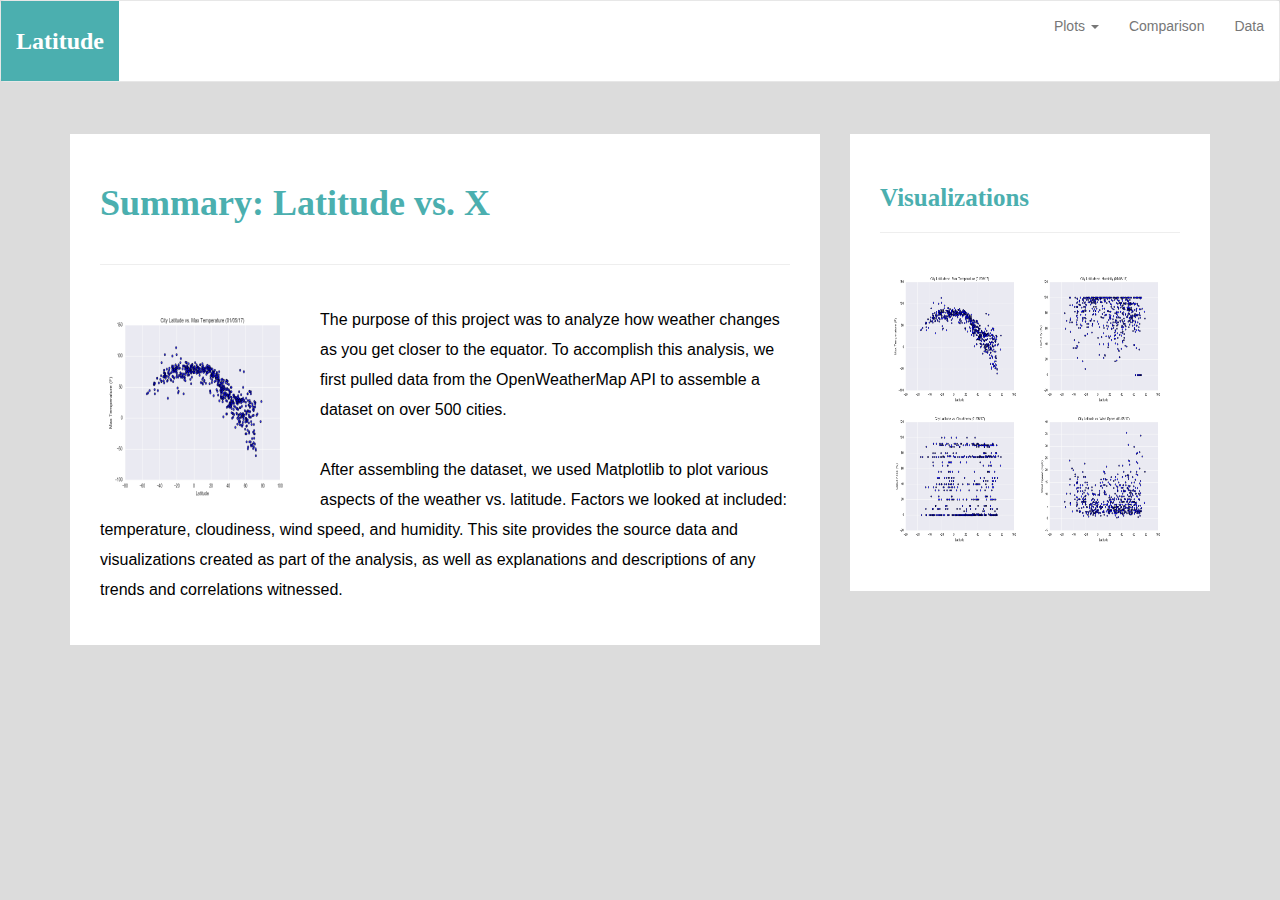
<file: WebVisualization/index.html>
<!DOCTYPE html>

<!--PAINFUL PAGE DESCRIPTION ASSIGNMENT-->
<html lang="en-us">


<head>

  <!--BOILERPLATE INSTRUCTIONS TO BROWSER-->
  <meta charset="UTF-8">
  <meta name="viewport" content="width=device-width, initial-scale=1.0">
  <meta http-equiv="X-UA-Compatible" content="ie=edge">

  <!--BOOTSTRAP 3.3.7 DISTRIBUTION SYTLESHEET PER DART-->
  <link rel="stylesheet" href="assets/bootstrap-3.3.7-dist/css/bootstrap.min.css", media="screen">

  <!--GW STYLESHEET-->
  <link rel="stylesheet" href="assets/gw/css/gw.css">

</head>


<body>
    <!--NAVBAR-->
    <nav class="navbar navbar-default">
      <div class="container-fluid navbar-gw">

        <!--NAVBAR ROW-->
        <div class="row">

          <!--LHS-->
          <div class="navbar-header">

            <button type="button" class="navbar-toggle collapsed" data-toggle="collapse" data-target="#bs-example-navbar-collapse-1" aria-expanded="false">
              <span class="sr-only">Toggle Navigation</span>
              <span class="icon-bar"></span>
              <span class="icon-bar"></span>
              <span class="icon-bar"></span>
            </button>


            <div class="col-xs-9 phone-nav">
              <a class="navbar-brand" href="index.html" id="home-button">Latitude</a>
            </div>

          </div>
          <!--LHS-->

          <!--RHS-->
          <div class="collapse navbar-collapse" id="bs-example-navbar-collapse-1">
            <ul class="nav navbar-nav navbar-right navbar-gw">

              <!--RHS #1-->
              <li class="dropdown">
                <a href="#" class="dropdown-toggle" data-toggle="dropdown" role="button" aria-haspopup="true" aria-expanded="false">Plots <span class="caret"></span></a>
                <ul class="dropdown-menu">
                 <li><a href="visualizations/temp.html">Max Temperature</a></li>
                  <li><a href="visualizations/humidity.html">Humidity</a></li>
                  <li><a href="visualizations/cloudiness.html">Cloudiness</a></li>
                  <li><a href="visualizations/wind.html">Wind Speed</a></li>
                </ul>
              </li>
              <!--RHS #1-->

              <!--RHS #2, #3-->
              <li><a href="comparison.html">Comparison</a></li>
              <li><a href="data.html">Data</a></li>
              <!--RHS #2, #3-->

            </ul>
          </div>
          <!--RHS-->

        </div>
        <!--NAVBAR ROW-->

      </div>
    </nav>
    <!--NAVBAR-->

    <!--PAGE-->
    <div class="container">
      <section class="row">

        <!--LHS-->
        <div class="col-md-8">
          <article class="title-content">
            <h1 class="title-header">Summary: Latitude vs. X</h1>
            <hr class="description-hr"/>
            <img src="assets/images/Fig1.png" alt="Latitute vs. Max Temp" id="title-image"/>
            <p>The purpose of this project was to analyze how weather changes as you get closer to the equator. To accomplish this analysis, we first pulled data from the OpenWeatherMap API to assemble a dataset on over 500 cities.</p>
            <p>After assembling the dataset, we used Matplotlib to plot various aspects of the weather vs. latitude. Factors we looked at included: temperature, cloudiness, wind speed, and humidity. This site provides the source data and visualizations created as part of the analysis, as well as explanations and descriptions of any trends and correlations witnessed.</p>
          </article>
        </div>
        <!--LHS-->

        <!--RHS-->
        <div class="col-md-4">
          <section id="imageNav-area">
            <div class="imageNav-content">
              <h2 class="imageNav-header">Visualizations</h2>
              <hr />
              <div id="images">
                <a href="visualizations/temp.html"><img src="assets/images/Fig1.png" alt="Latitude vs. Max Temperature" class="imageNav-photo"></a>
                <a href="visualizations/humidity.html"><img src="assets/images/Fig2.png" alt="Latitude vs. Humidity" class="imageNav-photo"></a>
                <a href="visualizations/cloudiness.html"><img src="assets/images/Fig3.png" alt="Latitude vs. Cloudiness" class="imageNav-photo"></a>
                <a href="visualizations/wind.html"><img src="assets/images/Fig4.png" alt="Latitude vs. Wind Speed" class="imageNav-photo"></a>
              </div>
            </div>
          </section>
        </div>
        <!--RHS-->

      </section>
    </div>
    <!--PAGE-->

    <script type="text/javascript" src="https://code.jquery.com/jquery-2.1.4.min.js"></script>
    <script src="https://maxcdn.bootstrapcdn.com/bootstrap/3.3.6/js/bootstrap.min.js"></script>

</body>

</html>
</file>
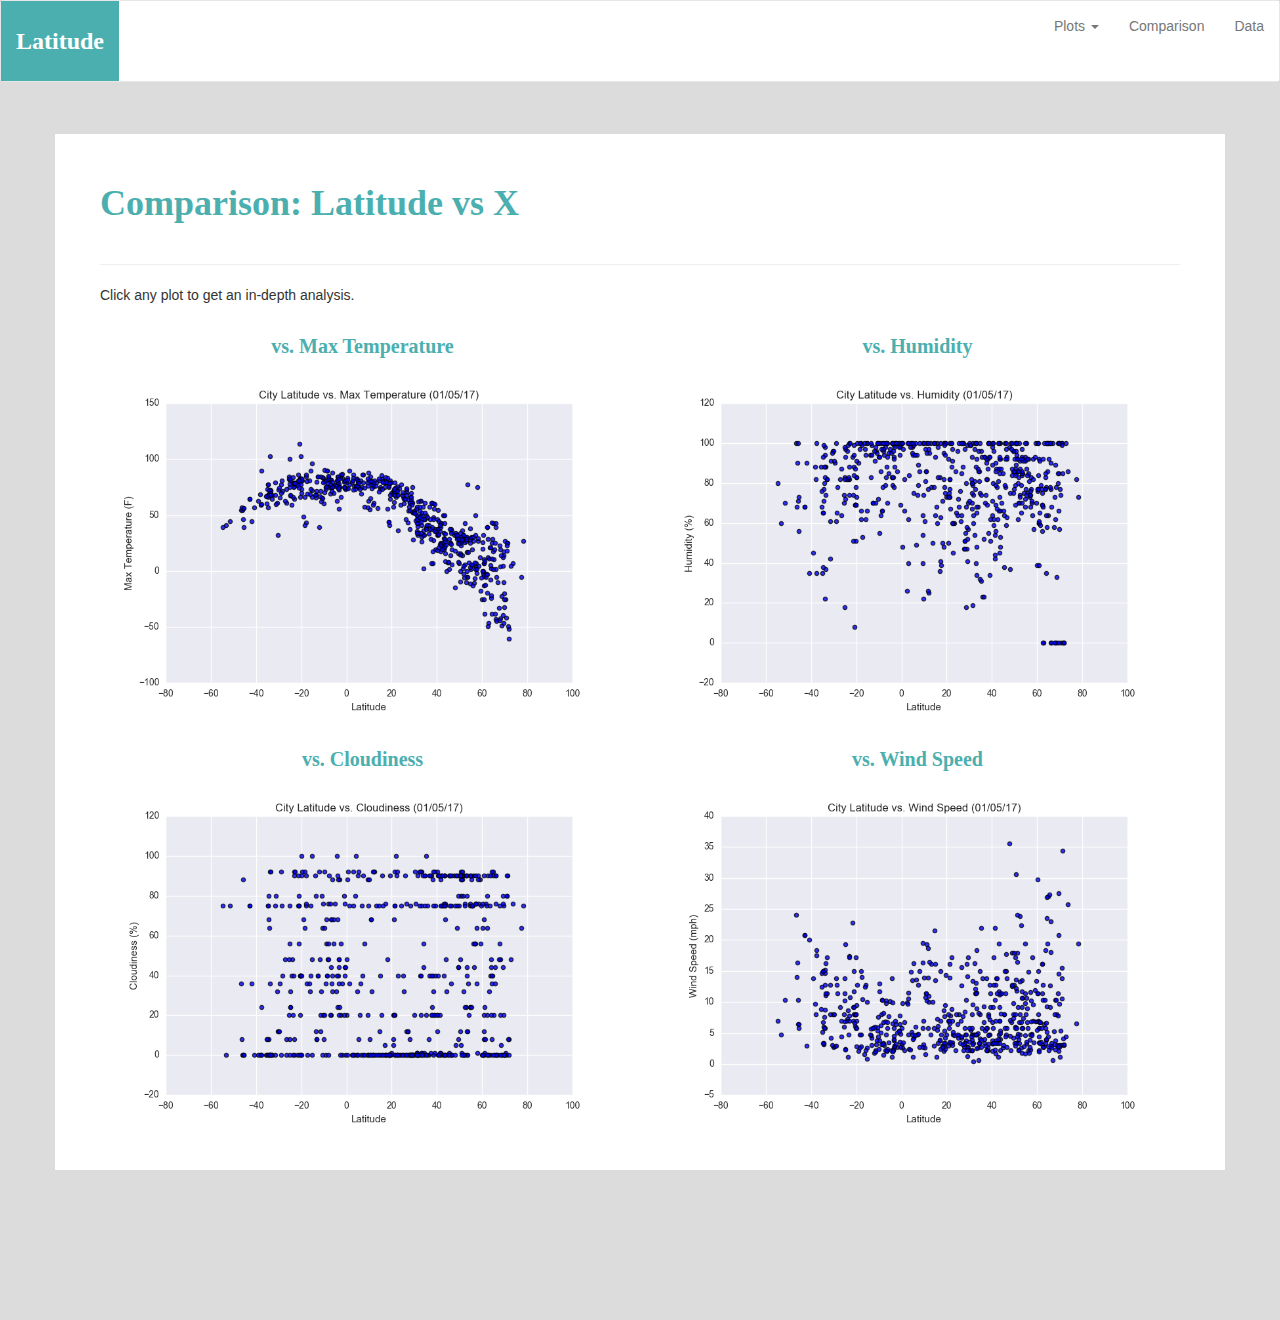
<file: WebVisualization/comparison.html>
<!DOCTYPE html>

<!--PAINFUL PAGE DESCRIPTION ASSIGNMENT-->
<html lang="en-us">


<head>

  <!--BOILERPLATE INSTRUCTIONS TO BROWSER-->
  <meta charset="UTF-8">
  <meta name="viewport" content="width=device-width, initial-scale=1.0">
  <meta http-equiv="X-UA-Compatible" content="ie=edge">

  <!--BOOTSTRAP 3.3.7 DISTRIBUTION SYTLESHEET PER DART-->
  <link rel="stylesheet" href="assets/bootstrap-3.3.7-dist/css/bootstrap.min.css", media="screen">

  <!--GW STYLESHEET-->
  <link rel="stylesheet" href="assets/gw/css/gw.css">

</head>

  <body>
    <!--NAVBAR-->
    <nav class="navbar navbar-default">
      <div class="container-fluid navbar-gw">

        <!--NAVBAR ROW-->
        <div class="row">

          <!--LHS-->
          <div class="navbar-header">

            <button type="button" class="navbar-toggle collapsed" data-toggle="collapse" data-target="#bs-example-navbar-collapse-1" aria-expanded="false">
              <span class="sr-only">Toggle Navigation</span>
              <span class="icon-bar"></span>
              <span class="icon-bar"></span>
              <span class="icon-bar"></span>
            </button>


            <div class="col-xs-9 phone-nav">
              <a class="navbar-brand" href="index.html" id="home-button">Latitude</a>
            </div>

          </div>
          <!--LHS-->

          <!--RHS-->
          <div class="collapse navbar-collapse" id="bs-example-navbar-collapse-1">
            <ul class="nav navbar-nav navbar-right navbar-gw
            ">

              <!--RHS #1-->
              <li class="dropdown">
                <a href="#" class="dropdown-toggle" data-toggle="dropdown" role="button" aria-haspopup="true" aria-expanded="false">Plots <span class="caret"></span></a>
                <ul class="dropdown-menu">
                 <li><a href="visualizations/temp.html">Max Temperature</a></li>
                  <li><a href="visualizations/humidity.html">Humidity</a></li>
                  <li><a href="visualizations/cloudiness.html">Cloudiness</a></li>
                  <li><a href="visualizations/wind.html">Wind Speed</a></li>
                </ul>
              </li>
              <!--RHS #1-->

              <!--RHS #2, #3-->
              <li><a href="comparison.html">Comparison</a></li>
              <li><a href="data.html">Data</a></li>
              <!--RHS #2, #3-->

            </ul>
          </div>
          <!--RHS-->

        </div>
        <!--NAVBAR ROW-->

      </div>
    </nav>
    <!--NAVBAR-->


    <!--PAGE-->
    <div class="container">

      <article class="title-content row">
        <div class="col-xs-12">
          <h1 class="title-header">Comparison: Latitude vs X</h1>
          <hr class="title-hr"/>
          <p class="title-text">Click any plot to get an in-depth analysis.</p>
        </div>

        <div class="col-md-6">
          <h2 class="comparison-header">vs. Max Temperature</h2>
          <a href="visualizations/temp.html"><img src="assets/images/Fig1.png" alt="Latitude vs. Max Temperature" class="comparison-image img-responsive"></a>
          <hr class="visible-xs visible-sm">
        </div>

        <div class="col-md-6">
          <h2 class="comparison-header">vs. Humidity</h2>
          <a href="visualizations/humidity.html"><img src="assets/images/Fig2.png" alt="Latitude vs. Humidity" class="comparison-image img-responsive"></a>
          <hr class="visible-xs visible-sm">
        </div>

        <div class="col-md-6">
          <h2 class="comparison-header">vs. Cloudiness</h2>
          <a href="visualizations/cloudiness.html"><img src="assets/images/Fig3.png" alt="Latitude vs. Cloudiness" class="comparison-image img-responsive"></a>
          <hr class="visible-xs visible-sm">
        </div>

        <div class="col-md-6">
          <h2 class="comparison-header">vs. Wind Speed</h2>
          <a href="visualizations/wind.html"><img src="assets/images/Fig4.png" alt="Latitude vs. Wind Speed" class="comparison-image img-responsive"></a>
        </div>

      </article>
    </div>
    <!--PAGE-->

    <script type="text/javascript" src="https://code.jquery.com/jquery-2.1.4.min.js"></script>
    <script src="https://maxcdn.bootstrapcdn.com/bootstrap/3.3.6/js/bootstrap.min.js"></script>

  </body>


</html>
</file>
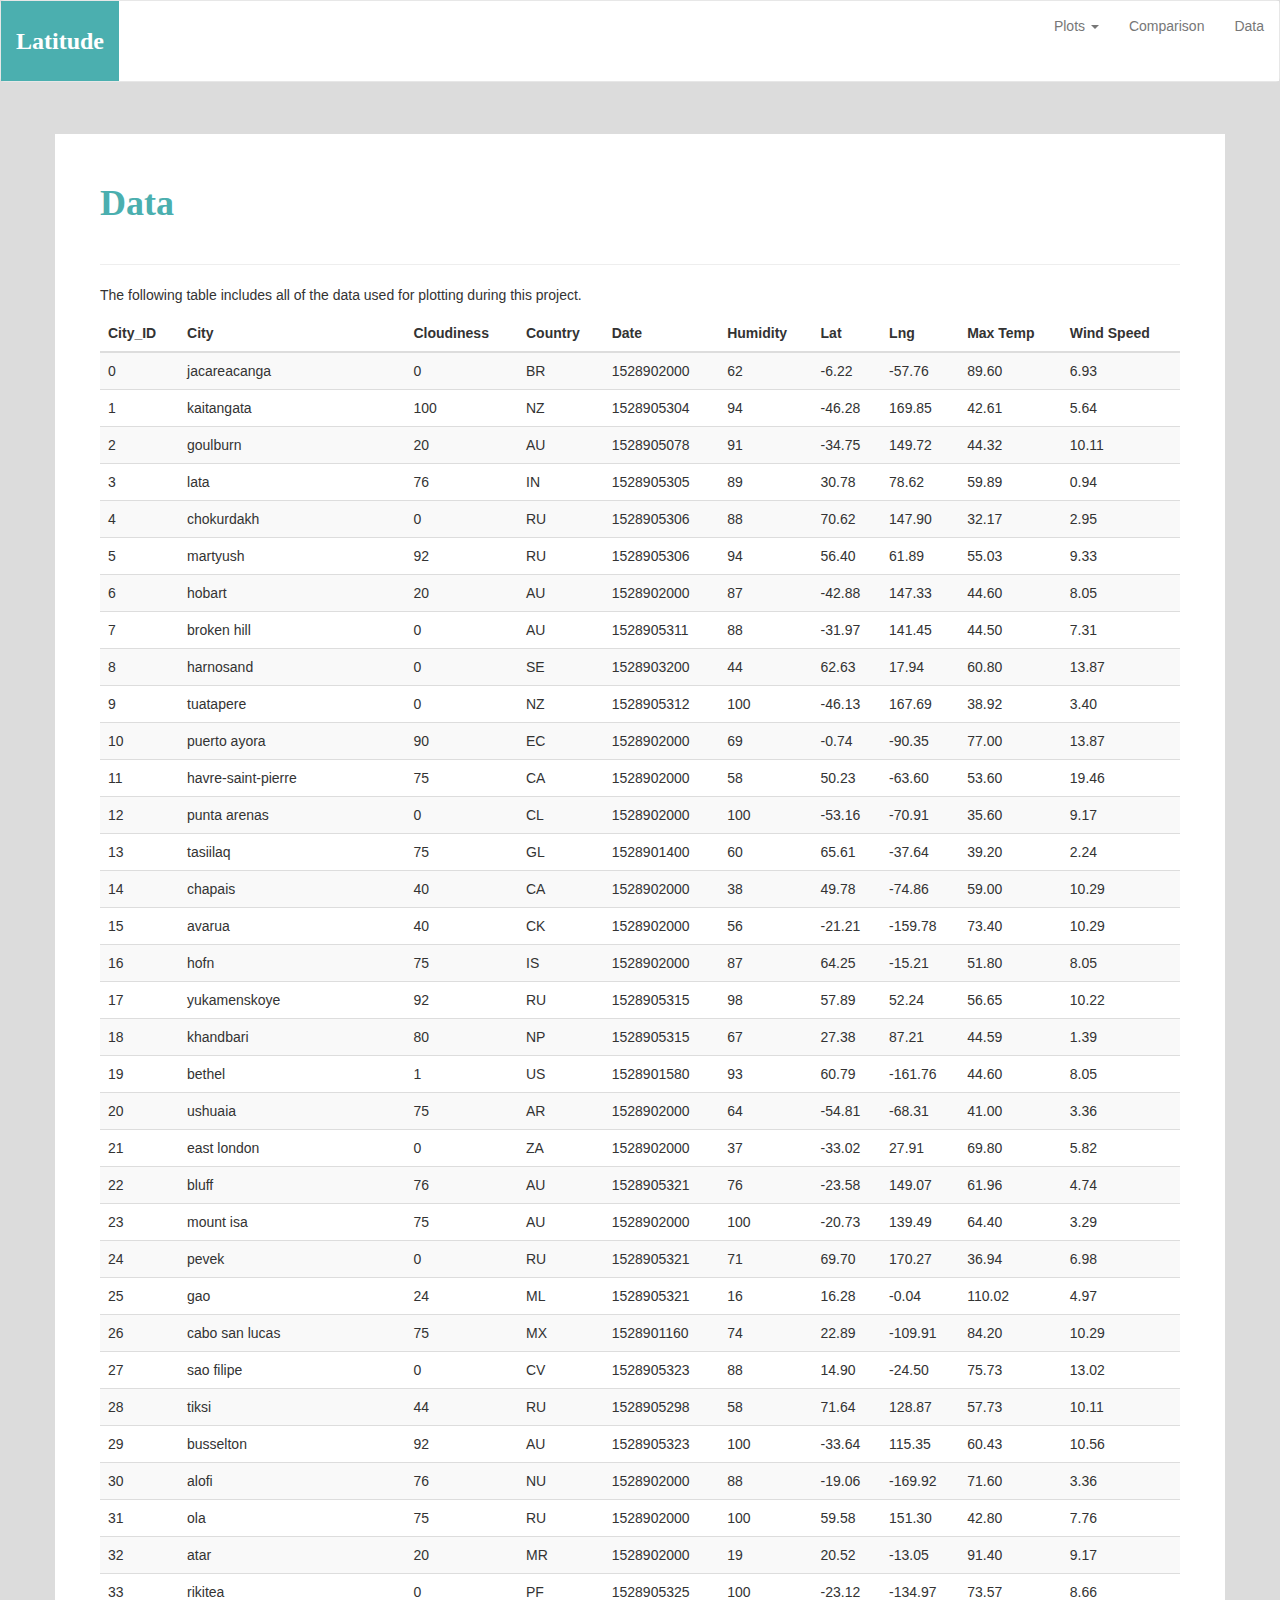
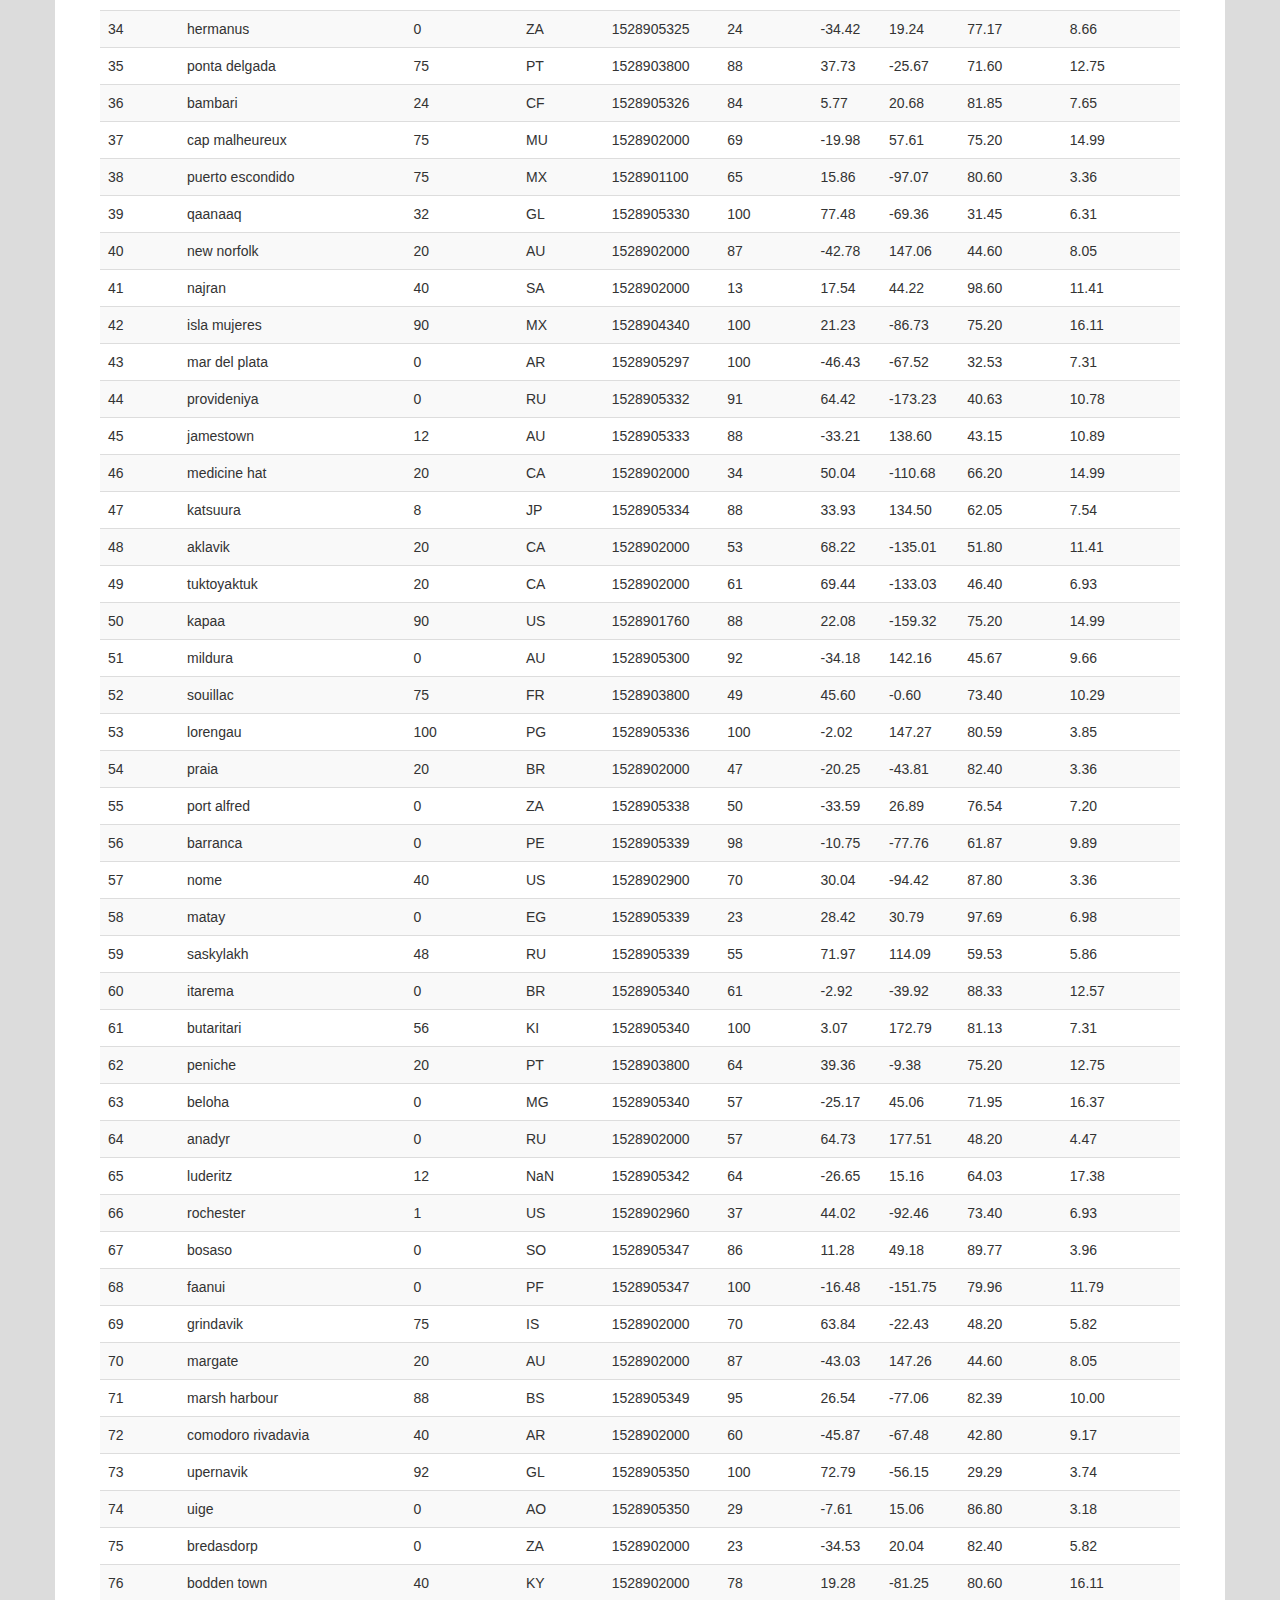
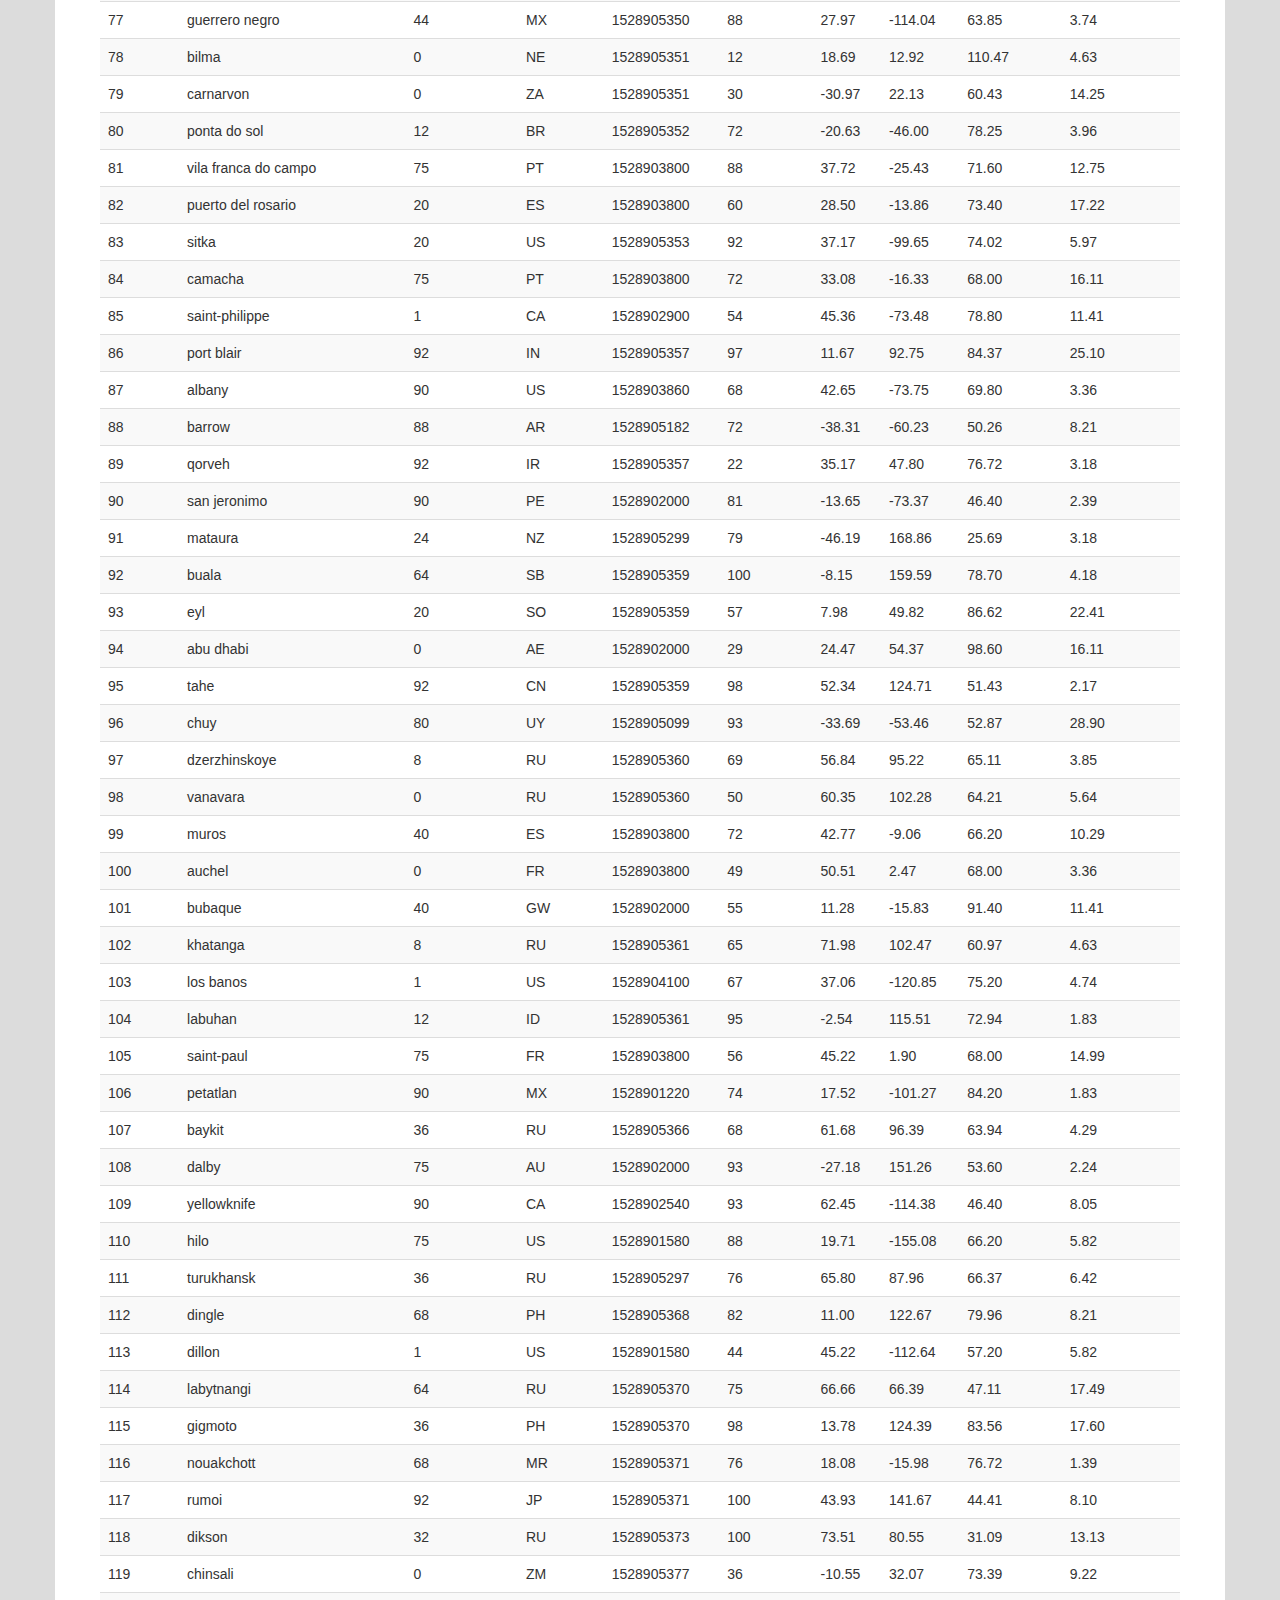
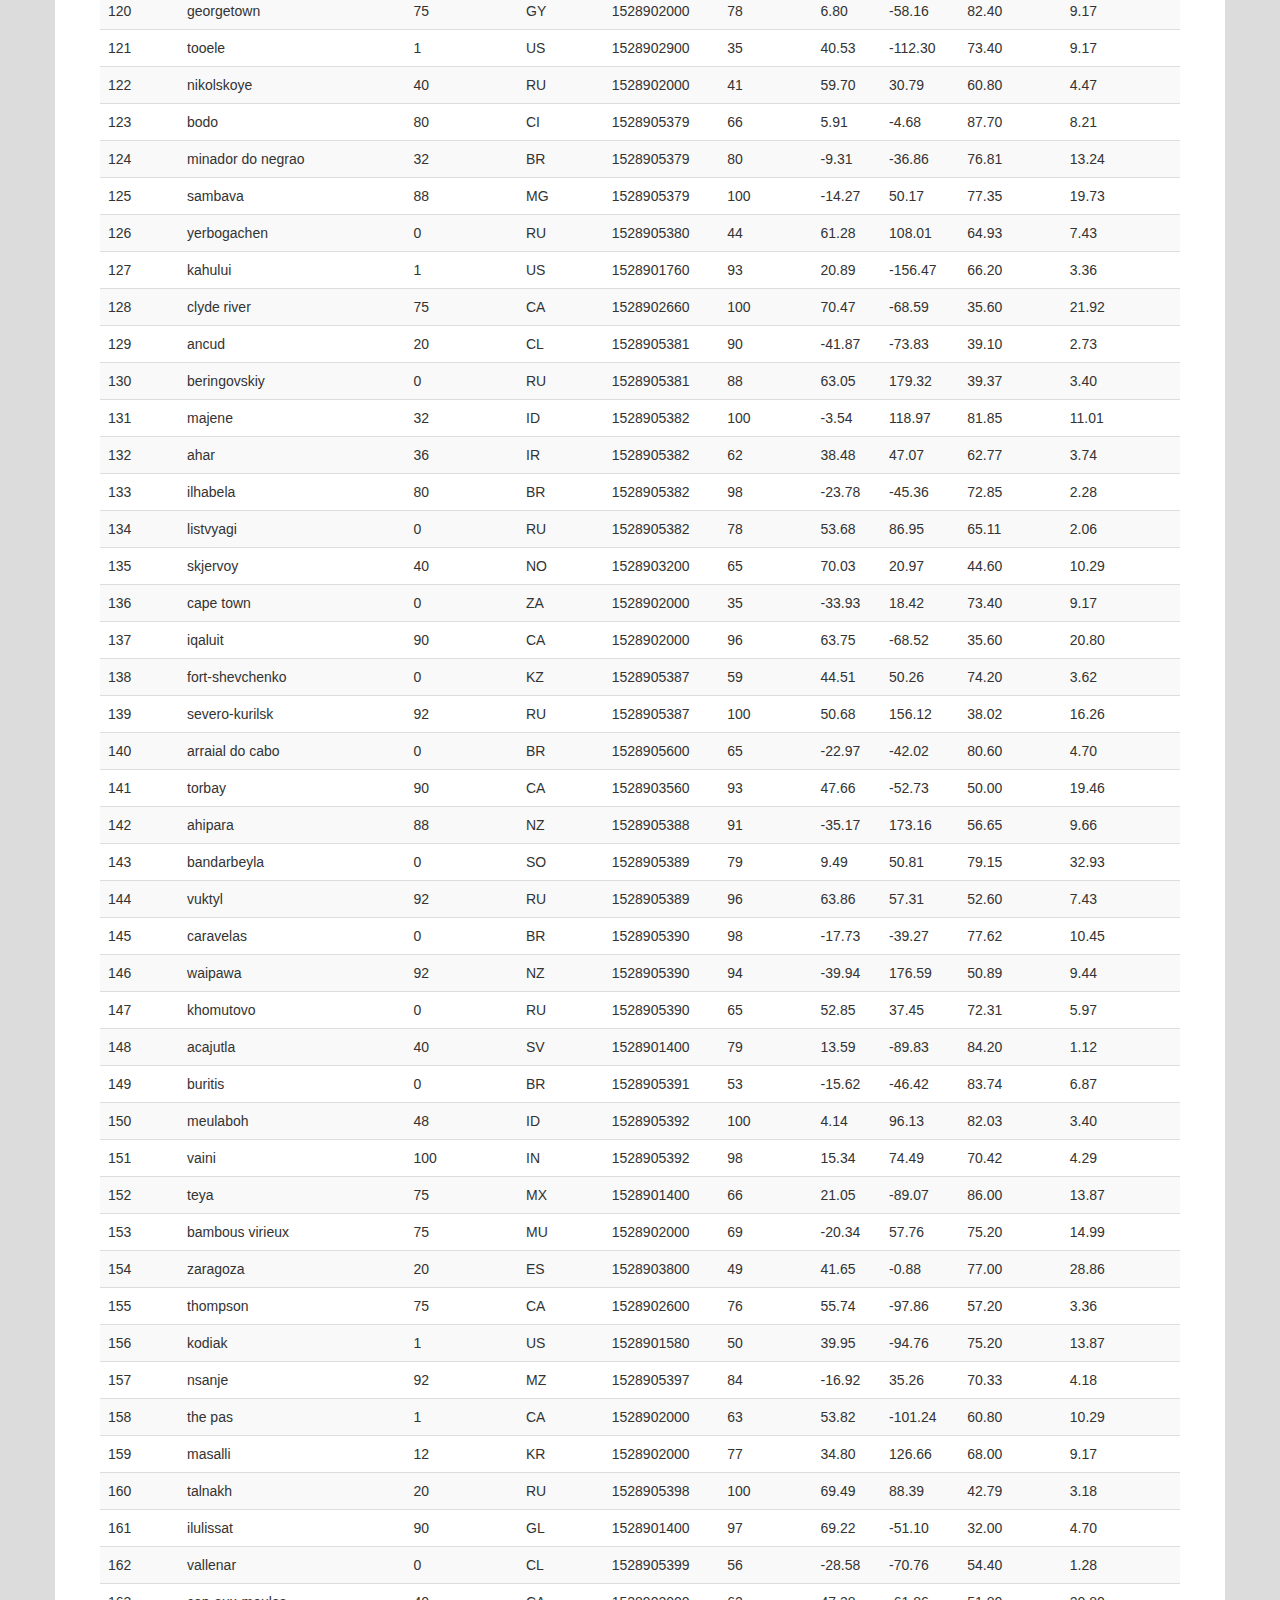
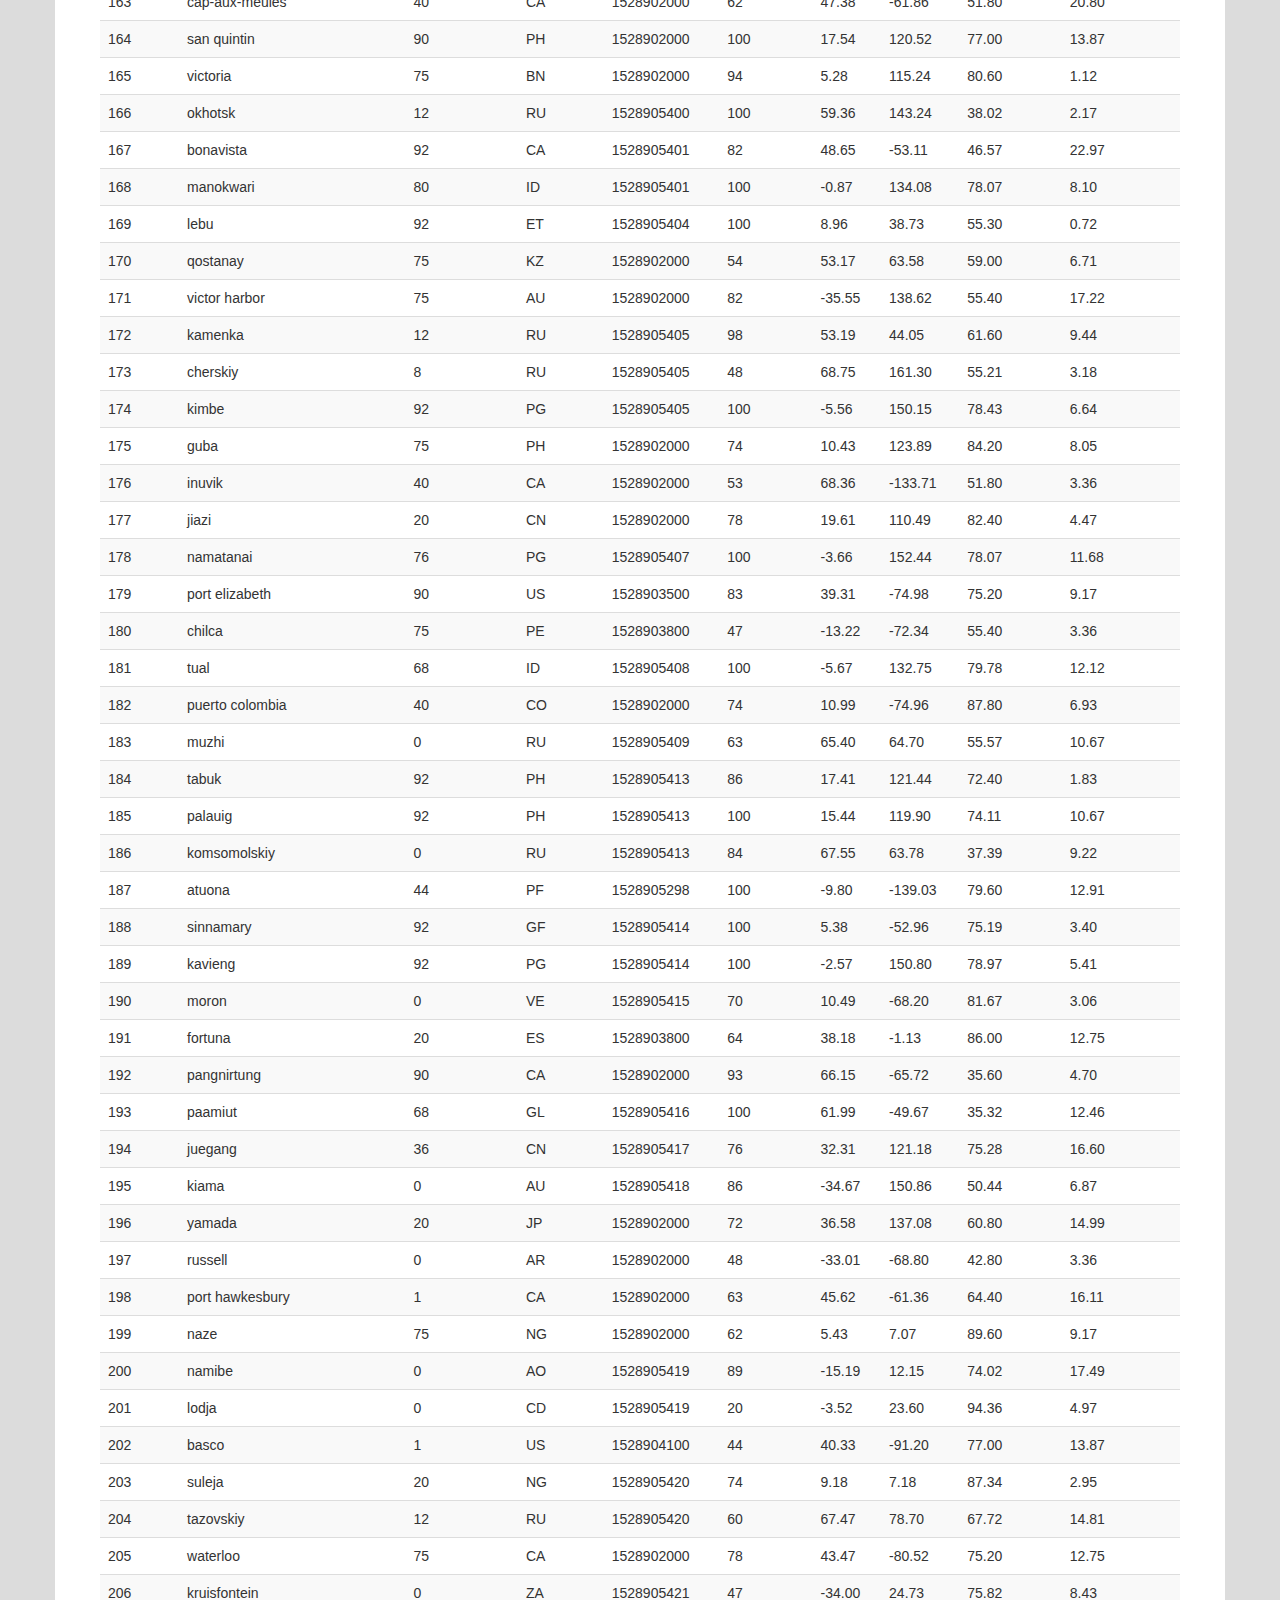
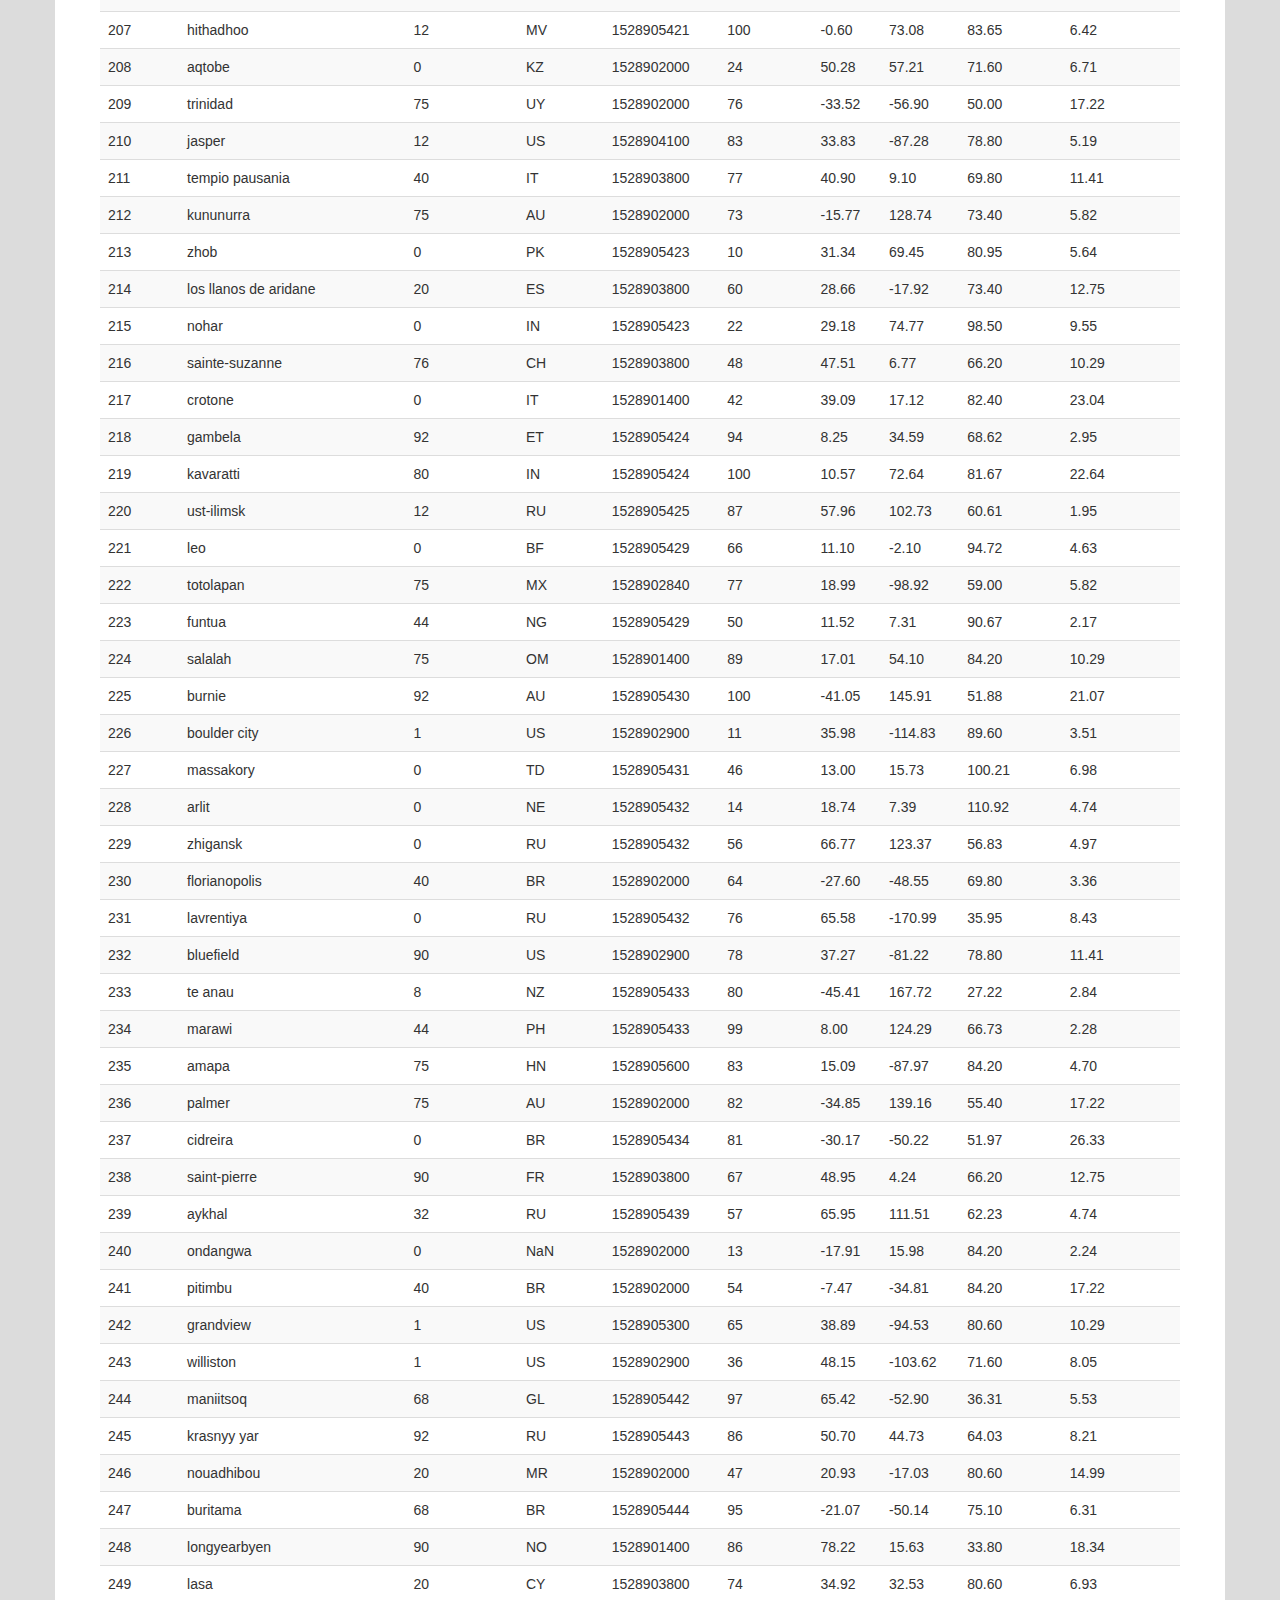
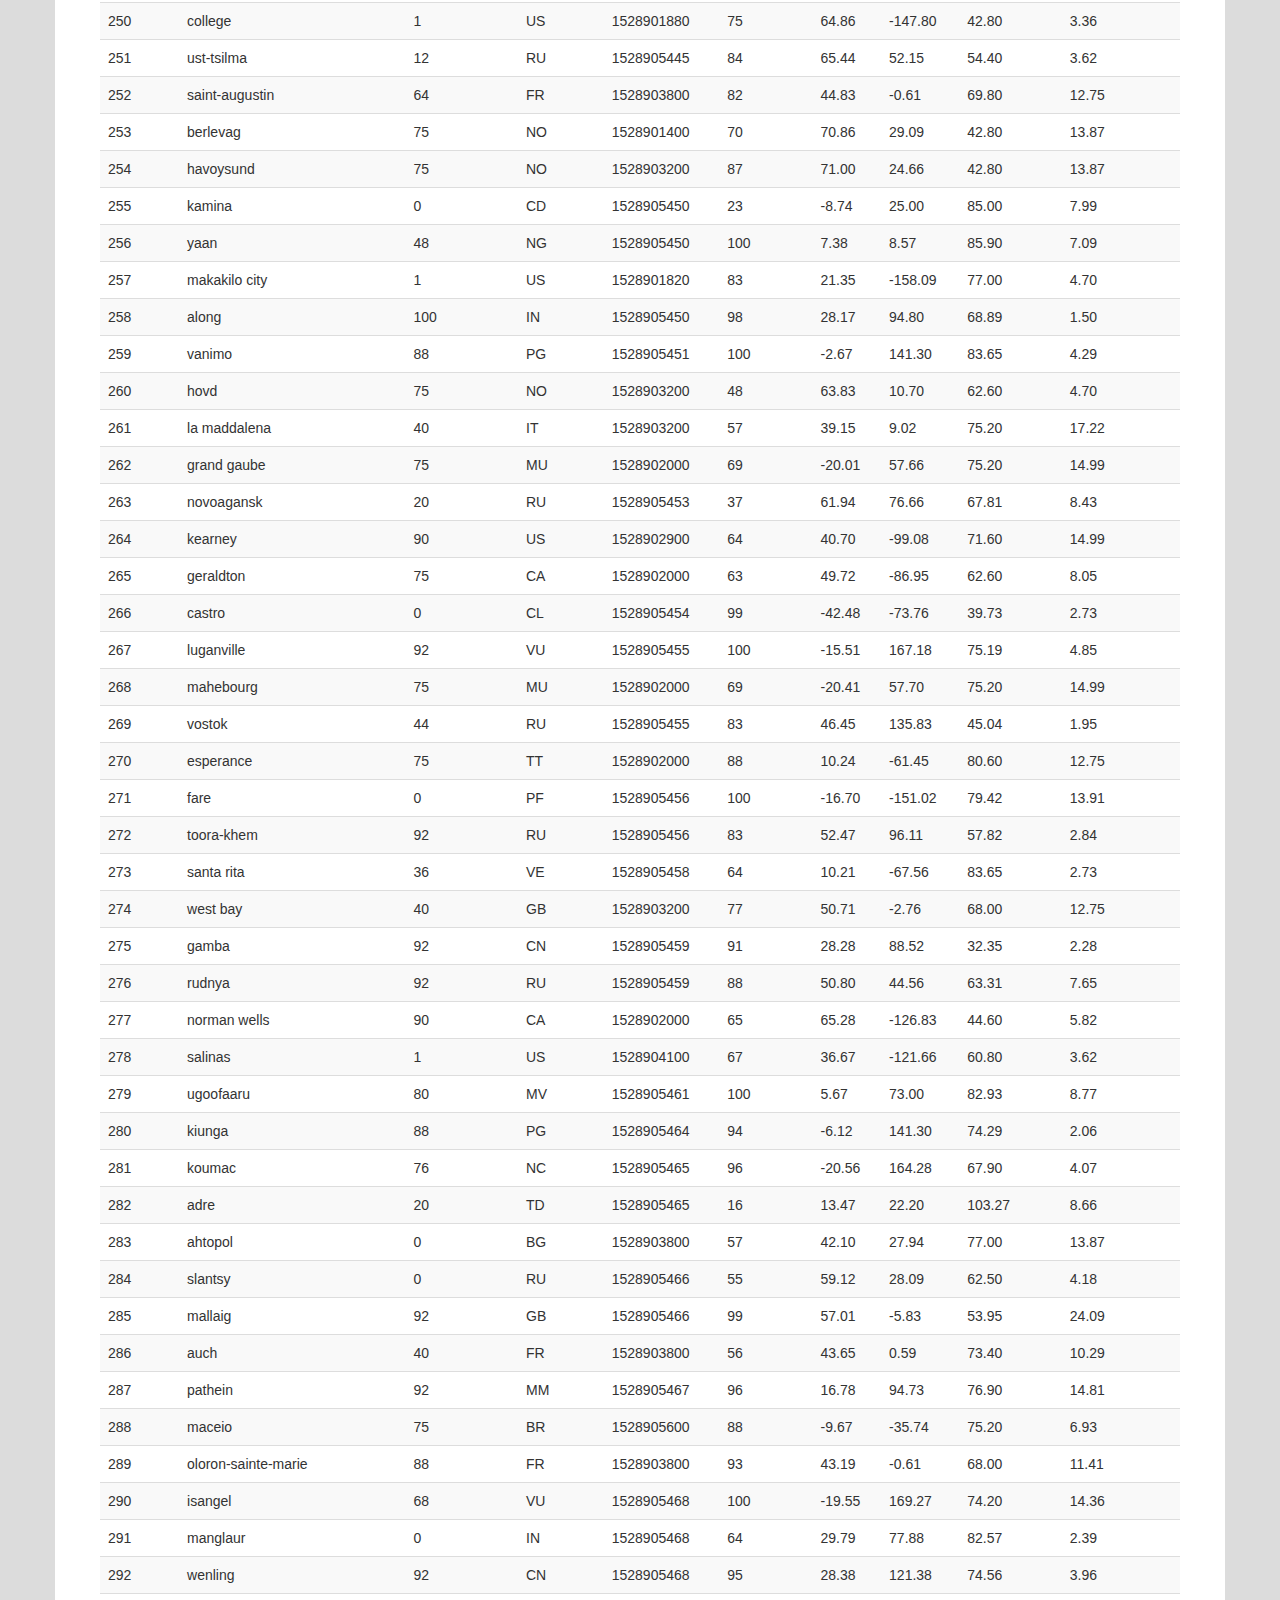
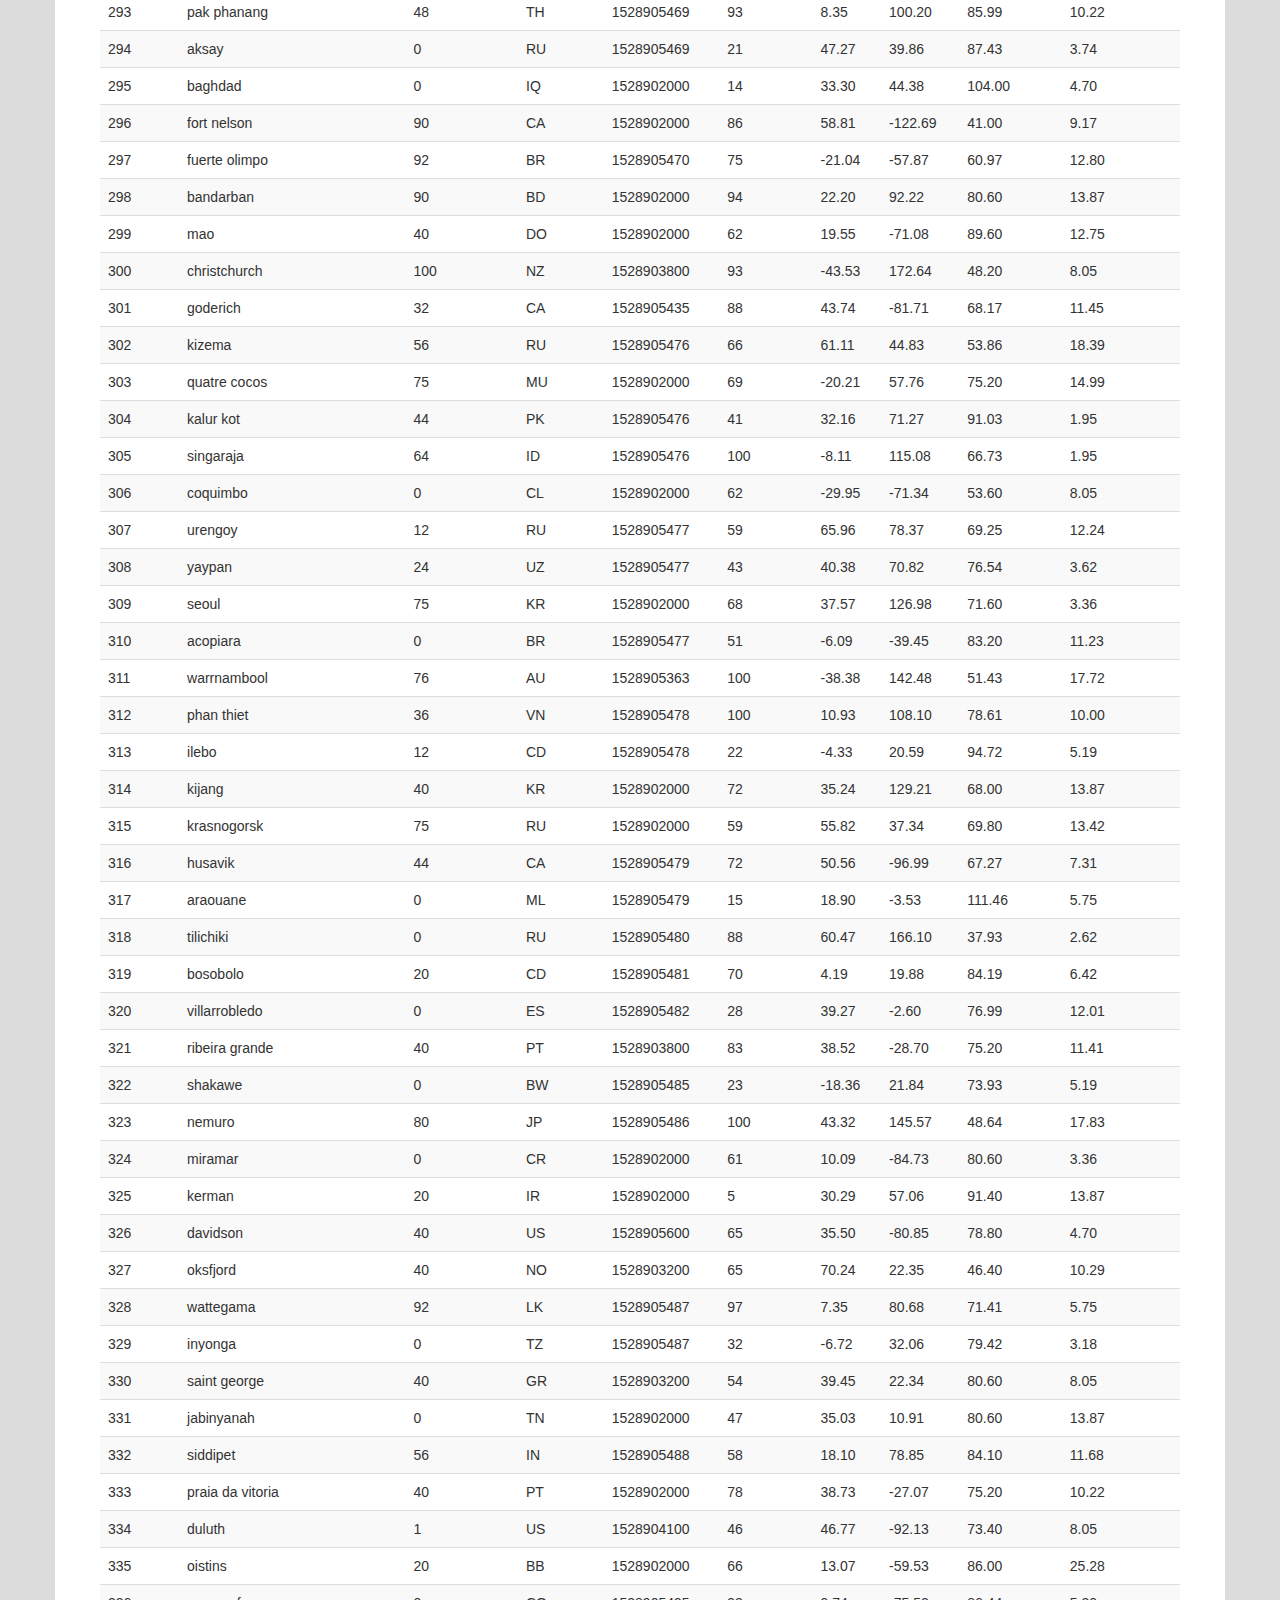
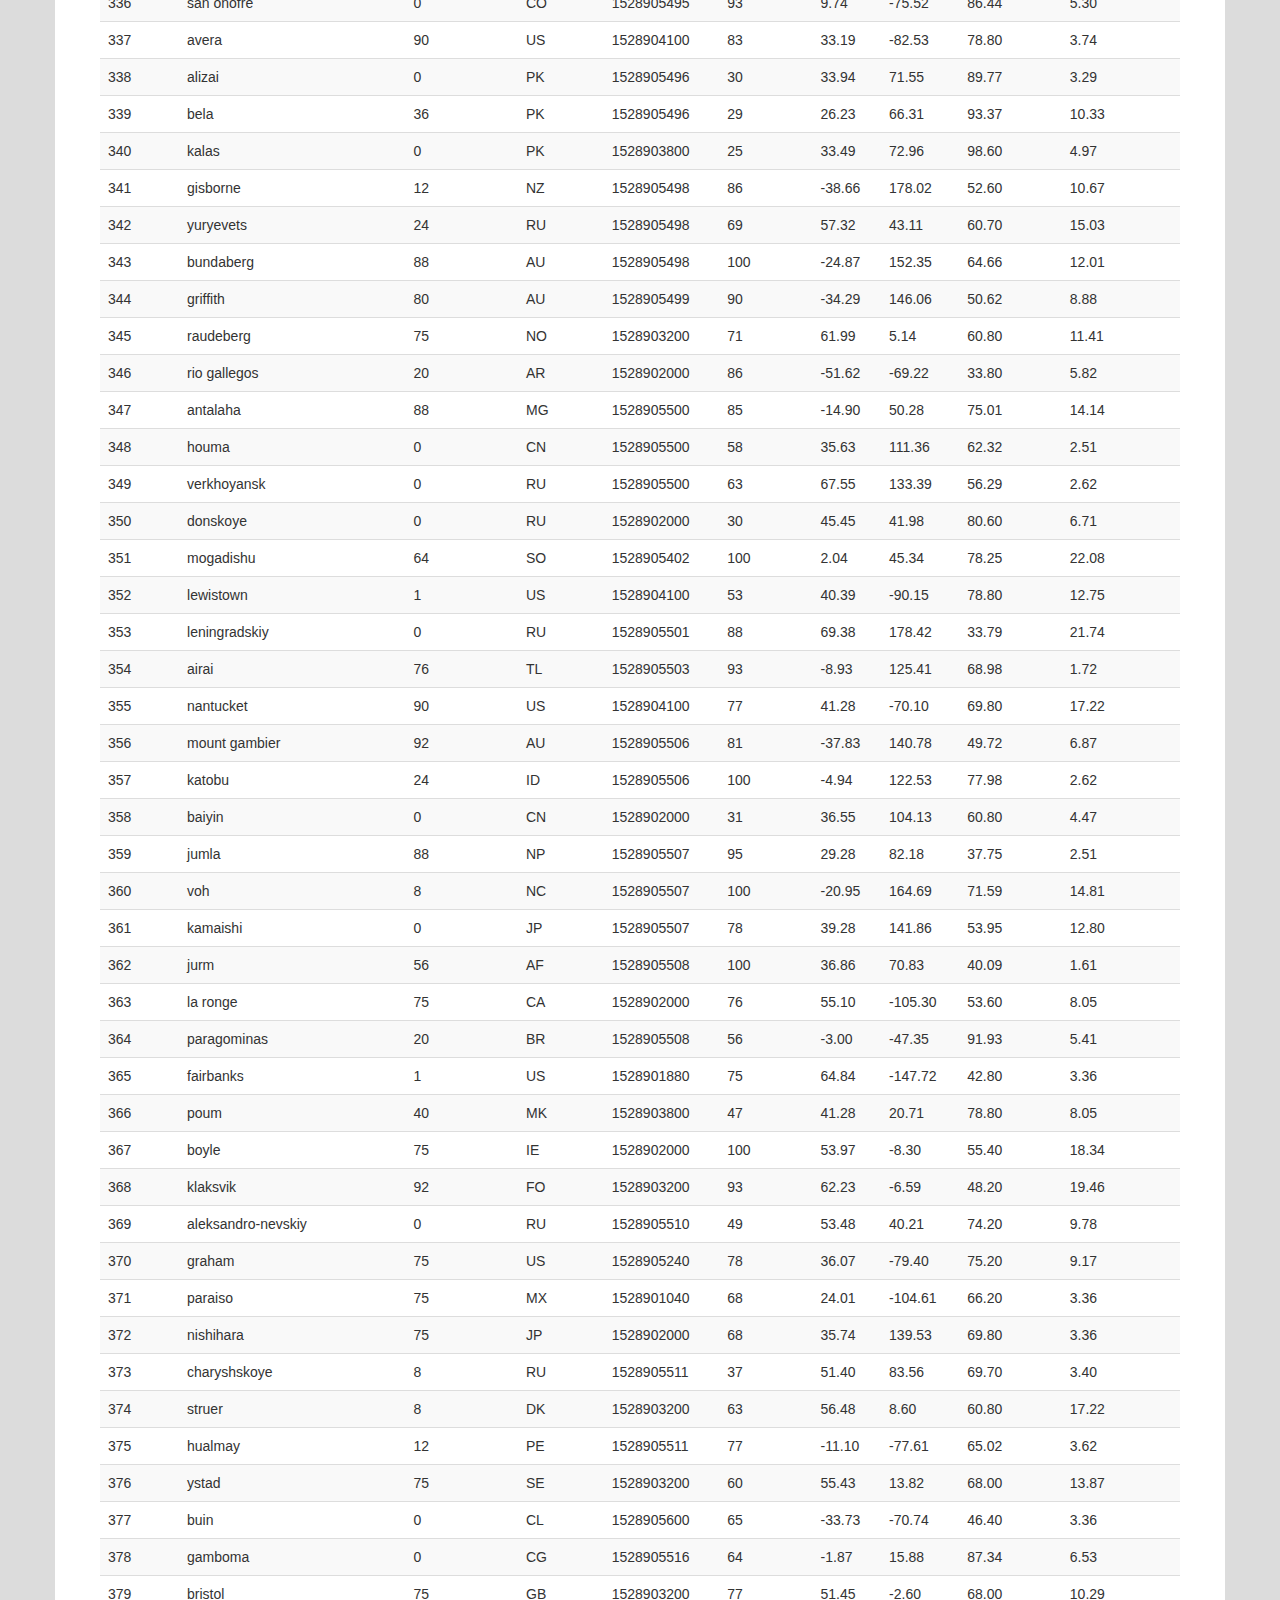
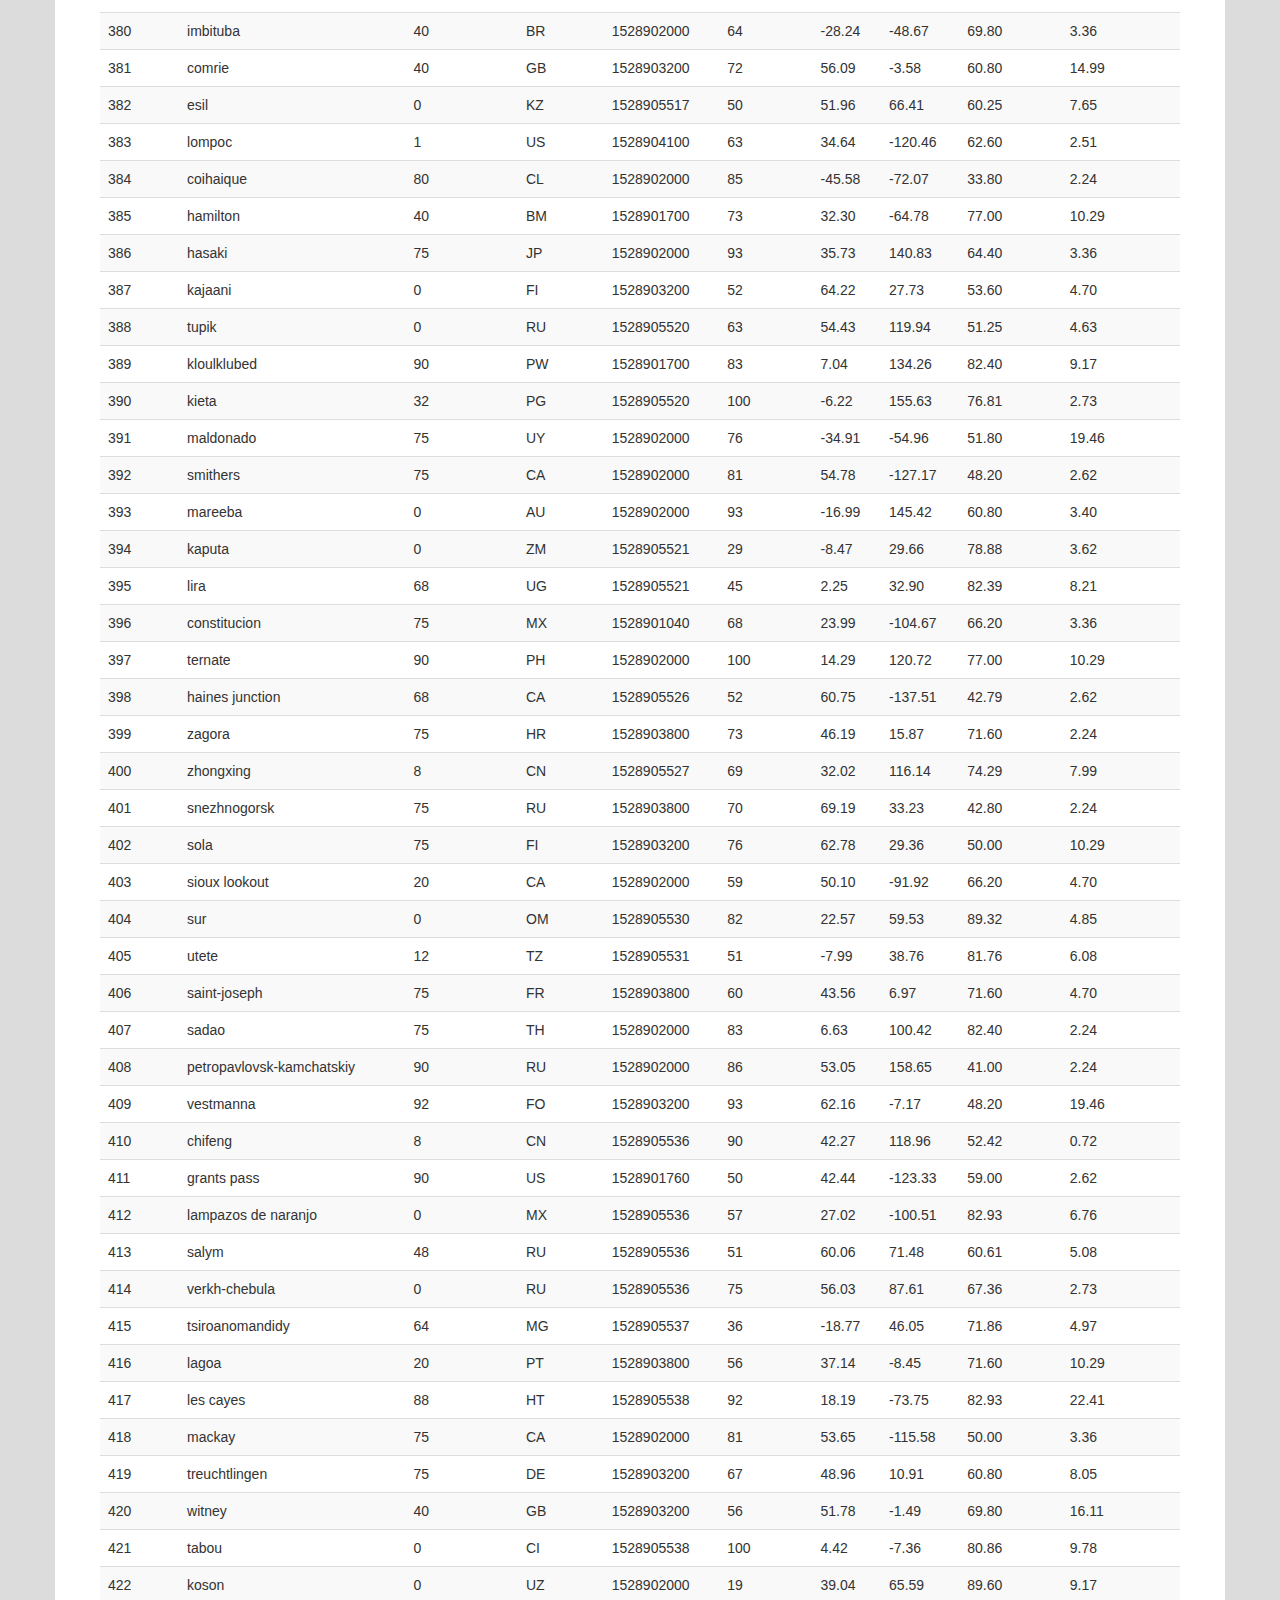
<file: WebVisualization/data.html>
<!DOCTYPE html>

<html lang="en-us">


  <head>

    <!--BOILERPLATE INSTRUCTIONS TO BROWSER-->
    <meta charset="UTF-8">
    <meta name="viewport" content="width=device-width, initial-scale=1.0">
    <meta http-equiv="X-UA-Compatible" content="ie=edge">
  
    <!--BOOTSTRAP 3.3.7 DISTRIBUTION SYTLESHEET PER DART-->
    <link rel="stylesheet" href="assets/bootstrap-3.3.7-dist/css/bootstrap.min.css", media="screen">
  
    <!--GW STYLESHEET-->
    <link rel="stylesheet" href="assets/gw/css/gw.css">
  
  </head>


  <body>
    <!--NAVBAR-->
    <nav class="navbar navbar-default">
      <div class="container-fluid navbar-gw">

        <!--NAVBAR ROW-->
        <div class="row">

          <!--LHS-->
          <div class="navbar-header">

            <button type="button" class="navbar-toggle collapsed" data-toggle="collapse" data-target="#bs-example-navbar-collapse-1" aria-expanded="false">
              <span class="sr-only">Toggle Navigation</span>
              <span class="icon-bar"></span>
              <span class="icon-bar"></span>
              <span class="icon-bar"></span>
            </button>


            <div class="col-xs-9 phone-nav">
              <a class="navbar-brand" href="index.html" id="home-button">Latitude</a>
            </div>

          </div>
          <!--LHS-->

          <!--RHS-->
          <div class="collapse navbar-collapse" id="bs-example-navbar-collapse-1">
            <ul class="nav navbar-nav navbar-right navbar-gw">

              <!--RHS #1-->
              <li class="dropdown">
                <a href="#" class="dropdown-toggle" data-toggle="dropdown" role="button" aria-haspopup="true" aria-expanded="false">Plots <span class="caret"></span></a>
                <ul class="dropdown-menu">
                 <li><a href="visualizations/temp.html">Max Temperature</a></li>
                  <li><a href="visualizations/humidity.html">Humidity</a></li>
                  <li><a href="visualizations/cloudiness.html">Cloudiness</a></li>
                  <li><a href="visualizations/wind.html">Wind Speed</a></li>
                </ul>
              </li>
              <!--RHS #1-->

              <!--RHS #2, #3-->
              <li><a href="comparison.html">Comparison</a></li>
              <li><a href="data.html">Data</a></li>
              <!--RHS #2, #3-->

            </ul>
          </div>
          <!--RHS-->

        </div>
        <!--NAVBAR ROW-->

      </div>
    </nav>
    <!--NAVBAR-->

    <!--DATA-->
    <div class="container">
      <article class="title-content row">
        <div class="col-xs-12">
          <h1 class="title-header">Data</h1>
          <hr class="title-hr"/>
          <p class="title-text">The following table includes all of the data used for plotting during this project.</p>
          <div class="table-responsive">
            <table class="table table-striped table-hover">
              <thead>
                <tr style="text-align: right;">
                  <th>City_ID</th>
                  <th>City</th>
                  <th>Cloudiness</th>
                  <th>Country</th>
                  <th>Date</th>
                  <th>Humidity</th>
                  <th>Lat</th>
                  <th>Lng</th>
                  <th>Max Temp</th>
                  <th>Wind Speed</th>
                </tr>
              </thead>
              <tbody>
                <tr>
                  <td>0</td>
                  <td>jacareacanga</td>
                  <td>0</td>
                  <td>BR</td>
                  <td>1528902000</td>
                  <td>62</td>
                  <td>-6.22</td>
                  <td>-57.76</td>
                  <td>89.60</td>
                  <td>6.93</td>
                </tr>
                <tr>
                  <td>1</td>
                  <td>kaitangata</td>
                  <td>100</td>
                  <td>NZ</td>
                  <td>1528905304</td>
                  <td>94</td>
                  <td>-46.28</td>
                  <td>169.85</td>
                  <td>42.61</td>
                  <td>5.64</td>
                </tr>
                <tr>
                  <td>2</td>
                  <td>goulburn</td>
                  <td>20</td>
                  <td>AU</td>
                  <td>1528905078</td>
                  <td>91</td>
                  <td>-34.75</td>
                  <td>149.72</td>
                  <td>44.32</td>
                  <td>10.11</td>
                </tr>
                <tr>
                  <td>3</td>
                  <td>lata</td>
                  <td>76</td>
                  <td>IN</td>
                  <td>1528905305</td>
                  <td>89</td>
                  <td>30.78</td>
                  <td>78.62</td>
                  <td>59.89</td>
                  <td>0.94</td>
                </tr>
                <tr>
                  <td>4</td>
                  <td>chokurdakh</td>
                  <td>0</td>
                  <td>RU</td>
                  <td>1528905306</td>
                  <td>88</td>
                  <td>70.62</td>
                  <td>147.90</td>
                  <td>32.17</td>
                  <td>2.95</td>
                </tr>
                <tr>
                  <td>5</td>
                  <td>martyush</td>
                  <td>92</td>
                  <td>RU</td>
                  <td>1528905306</td>
                  <td>94</td>
                  <td>56.40</td>
                  <td>61.89</td>
                  <td>55.03</td>
                  <td>9.33</td>
                </tr>
                <tr>
                  <td>6</td>
                  <td>hobart</td>
                  <td>20</td>
                  <td>AU</td>
                  <td>1528902000</td>
                  <td>87</td>
                  <td>-42.88</td>
                  <td>147.33</td>
                  <td>44.60</td>
                  <td>8.05</td>
                </tr>
                <tr>
                  <td>7</td>
                  <td>broken hill</td>
                  <td>0</td>
                  <td>AU</td>
                  <td>1528905311</td>
                  <td>88</td>
                  <td>-31.97</td>
                  <td>141.45</td>
                  <td>44.50</td>
                  <td>7.31</td>
                </tr>
                <tr>
                  <td>8</td>
                  <td>harnosand</td>
                  <td>0</td>
                  <td>SE</td>
                  <td>1528903200</td>
                  <td>44</td>
                  <td>62.63</td>
                  <td>17.94</td>
                  <td>60.80</td>
                  <td>13.87</td>
                </tr>
                <tr>
                  <td>9</td>
                  <td>tuatapere</td>
                  <td>0</td>
                  <td>NZ</td>
                  <td>1528905312</td>
                  <td>100</td>
                  <td>-46.13</td>
                  <td>167.69</td>
                  <td>38.92</td>
                  <td>3.40</td>
                </tr>
                <tr>
                  <td>10</td>
                  <td>puerto ayora</td>
                  <td>90</td>
                  <td>EC</td>
                  <td>1528902000</td>
                  <td>69</td>
                  <td>-0.74</td>
                  <td>-90.35</td>
                  <td>77.00</td>
                  <td>13.87</td>
                </tr>
                <tr>
                  <td>11</td>
                  <td>havre-saint-pierre</td>
                  <td>75</td>
                  <td>CA</td>
                  <td>1528902000</td>
                  <td>58</td>
                  <td>50.23</td>
                  <td>-63.60</td>
                  <td>53.60</td>
                  <td>19.46</td>
                </tr>
                <tr>
                  <td>12</td>
                  <td>punta arenas</td>
                  <td>0</td>
                  <td>CL</td>
                  <td>1528902000</td>
                  <td>100</td>
                  <td>-53.16</td>
                  <td>-70.91</td>
                  <td>35.60</td>
                  <td>9.17</td>
                </tr>
                <tr>
                  <td>13</td>
                  <td>tasiilaq</td>
                  <td>75</td>
                  <td>GL</td>
                  <td>1528901400</td>
                  <td>60</td>
                  <td>65.61</td>
                  <td>-37.64</td>
                  <td>39.20</td>
                  <td>2.24</td>
                </tr>
                <tr>
                  <td>14</td>
                  <td>chapais</td>
                  <td>40</td>
                  <td>CA</td>
                  <td>1528902000</td>
                  <td>38</td>
                  <td>49.78</td>
                  <td>-74.86</td>
                  <td>59.00</td>
                  <td>10.29</td>
                </tr>
                <tr>
                  <td>15</td>
                  <td>avarua</td>
                  <td>40</td>
                  <td>CK</td>
                  <td>1528902000</td>
                  <td>56</td>
                  <td>-21.21</td>
                  <td>-159.78</td>
                  <td>73.40</td>
                  <td>10.29</td>
                </tr>
                <tr>
                  <td>16</td>
                  <td>hofn</td>
                  <td>75</td>
                  <td>IS</td>
                  <td>1528902000</td>
                  <td>87</td>
                  <td>64.25</td>
                  <td>-15.21</td>
                  <td>51.80</td>
                  <td>8.05</td>
                </tr>
                <tr>
                  <td>17</td>
                  <td>yukamenskoye</td>
                  <td>92</td>
                  <td>RU</td>
                  <td>1528905315</td>
                  <td>98</td>
                  <td>57.89</td>
                  <td>52.24</td>
                  <td>56.65</td>
                  <td>10.22</td>
                </tr>
                <tr>
                  <td>18</td>
                  <td>khandbari</td>
                  <td>80</td>
                  <td>NP</td>
                  <td>1528905315</td>
                  <td>67</td>
                  <td>27.38</td>
                  <td>87.21</td>
                  <td>44.59</td>
                  <td>1.39</td>
                </tr>
                <tr>
                  <td>19</td>
                  <td>bethel</td>
                  <td>1</td>
                  <td>US</td>
                  <td>1528901580</td>
                  <td>93</td>
                  <td>60.79</td>
                  <td>-161.76</td>
                  <td>44.60</td>
                  <td>8.05</td>
                </tr>
                <tr>
                  <td>20</td>
                  <td>ushuaia</td>
                  <td>75</td>
                  <td>AR</td>
                  <td>1528902000</td>
                  <td>64</td>
                  <td>-54.81</td>
                  <td>-68.31</td>
                  <td>41.00</td>
                  <td>3.36</td>
                </tr>
                <tr>
                  <td>21</td>
                  <td>east london</td>
                  <td>0</td>
                  <td>ZA</td>
                  <td>1528902000</td>
                  <td>37</td>
                  <td>-33.02</td>
                  <td>27.91</td>
                  <td>69.80</td>
                  <td>5.82</td>
                </tr>
                <tr>
                  <td>22</td>
                  <td>bluff</td>
                  <td>76</td>
                  <td>AU</td>
                  <td>1528905321</td>
                  <td>76</td>
                  <td>-23.58</td>
                  <td>149.07</td>
                  <td>61.96</td>
                  <td>4.74</td>
                </tr>
                <tr>
                  <td>23</td>
                  <td>mount isa</td>
                  <td>75</td>
                  <td>AU</td>
                  <td>1528902000</td>
                  <td>100</td>
                  <td>-20.73</td>
                  <td>139.49</td>
                  <td>64.40</td>
                  <td>3.29</td>
                </tr>
                <tr>
                  <td>24</td>
                  <td>pevek</td>
                  <td>0</td>
                  <td>RU</td>
                  <td>1528905321</td>
                  <td>71</td>
                  <td>69.70</td>
                  <td>170.27</td>
                  <td>36.94</td>
                  <td>6.98</td>
                </tr>
                <tr>
                  <td>25</td>
                  <td>gao</td>
                  <td>24</td>
                  <td>ML</td>
                  <td>1528905321</td>
                  <td>16</td>
                  <td>16.28</td>
                  <td>-0.04</td>
                  <td>110.02</td>
                  <td>4.97</td>
                </tr>
                <tr>
                  <td>26</td>
                  <td>cabo san lucas</td>
                  <td>75</td>
                  <td>MX</td>
                  <td>1528901160</td>
                  <td>74</td>
                  <td>22.89</td>
                  <td>-109.91</td>
                  <td>84.20</td>
                  <td>10.29</td>
                </tr>
                <tr>
                  <td>27</td>
                  <td>sao filipe</td>
                  <td>0</td>
                  <td>CV</td>
                  <td>1528905323</td>
                  <td>88</td>
                  <td>14.90</td>
                  <td>-24.50</td>
                  <td>75.73</td>
                  <td>13.02</td>
                </tr>
                <tr>
                  <td>28</td>
                  <td>tiksi</td>
                  <td>44</td>
                  <td>RU</td>
                  <td>1528905298</td>
                  <td>58</td>
                  <td>71.64</td>
                  <td>128.87</td>
                  <td>57.73</td>
                  <td>10.11</td>
                </tr>
                <tr>
                  <td>29</td>
                  <td>busselton</td>
                  <td>92</td>
                  <td>AU</td>
                  <td>1528905323</td>
                  <td>100</td>
                  <td>-33.64</td>
                  <td>115.35</td>
                  <td>60.43</td>
                  <td>10.56</td>
                </tr>
                <tr>
                  <td>30</td>
                  <td>alofi</td>
                  <td>76</td>
                  <td>NU</td>
                  <td>1528902000</td>
                  <td>88</td>
                  <td>-19.06</td>
                  <td>-169.92</td>
                  <td>71.60</td>
                  <td>3.36</td>
                </tr>
                <tr>
                  <td>31</td>
                  <td>ola</td>
                  <td>75</td>
                  <td>RU</td>
                  <td>1528902000</td>
                  <td>100</td>
                  <td>59.58</td>
                  <td>151.30</td>
                  <td>42.80</td>
                  <td>7.76</td>
                </tr>
                <tr>
                  <td>32</td>
                  <td>atar</td>
                  <td>20</td>
                  <td>MR</td>
                  <td>1528902000</td>
                  <td>19</td>
                  <td>20.52</td>
                  <td>-13.05</td>
                  <td>91.40</td>
                  <td>9.17</td>
                </tr>
                <tr>
                  <td>33</td>
                  <td>rikitea</td>
                  <td>0</td>
                  <td>PF</td>
                  <td>1528905325</td>
                  <td>100</td>
                  <td>-23.12</td>
                  <td>-134.97</td>
                  <td>73.57</td>
                  <td>8.66</td>
                </tr>
                <tr>
                  <td>34</td>
                  <td>hermanus</td>
                  <td>0</td>
                  <td>ZA</td>
                  <td>1528905325</td>
                  <td>24</td>
                  <td>-34.42</td>
                  <td>19.24</td>
                  <td>77.17</td>
                  <td>8.66</td>
                </tr>
                <tr>
                  <td>35</td>
                  <td>ponta delgada</td>
                  <td>75</td>
                  <td>PT</td>
                  <td>1528903800</td>
                  <td>88</td>
                  <td>37.73</td>
                  <td>-25.67</td>
                  <td>71.60</td>
                  <td>12.75</td>
                </tr>
                <tr>
                  <td>36</td>
                  <td>bambari</td>
                  <td>24</td>
                  <td>CF</td>
                  <td>1528905326</td>
                  <td>84</td>
                  <td>5.77</td>
                  <td>20.68</td>
                  <td>81.85</td>
                  <td>7.65</td>
                </tr>
                <tr>
                  <td>37</td>
                  <td>cap malheureux</td>
                  <td>75</td>
                  <td>MU</td>
                  <td>1528902000</td>
                  <td>69</td>
                  <td>-19.98</td>
                  <td>57.61</td>
                  <td>75.20</td>
                  <td>14.99</td>
                </tr>
                <tr>
                  <td>38</td>
                  <td>puerto escondido</td>
                  <td>75</td>
                  <td>MX</td>
                  <td>1528901100</td>
                  <td>65</td>
                  <td>15.86</td>
                  <td>-97.07</td>
                  <td>80.60</td>
                  <td>3.36</td>
                </tr>
                <tr>
                  <td>39</td>
                  <td>qaanaaq</td>
                  <td>32</td>
                  <td>GL</td>
                  <td>1528905330</td>
                  <td>100</td>
                  <td>77.48</td>
                  <td>-69.36</td>
                  <td>31.45</td>
                  <td>6.31</td>
                </tr>
                <tr>
                  <td>40</td>
                  <td>new norfolk</td>
                  <td>20</td>
                  <td>AU</td>
                  <td>1528902000</td>
                  <td>87</td>
                  <td>-42.78</td>
                  <td>147.06</td>
                  <td>44.60</td>
                  <td>8.05</td>
                </tr>
                <tr>
                  <td>41</td>
                  <td>najran</td>
                  <td>40</td>
                  <td>SA</td>
                  <td>1528902000</td>
                  <td>13</td>
                  <td>17.54</td>
                  <td>44.22</td>
                  <td>98.60</td>
                  <td>11.41</td>
                </tr>
                <tr>
                  <td>42</td>
                  <td>isla mujeres</td>
                  <td>90</td>
                  <td>MX</td>
                  <td>1528904340</td>
                  <td>100</td>
                  <td>21.23</td>
                  <td>-86.73</td>
                  <td>75.20</td>
                  <td>16.11</td>
                </tr>
                <tr>
                  <td>43</td>
                  <td>mar del plata</td>
                  <td>0</td>
                  <td>AR</td>
                  <td>1528905297</td>
                  <td>100</td>
                  <td>-46.43</td>
                  <td>-67.52</td>
                  <td>32.53</td>
                  <td>7.31</td>
                </tr>
                <tr>
                  <td>44</td>
                  <td>provideniya</td>
                  <td>0</td>
                  <td>RU</td>
                  <td>1528905332</td>
                  <td>91</td>
                  <td>64.42</td>
                  <td>-173.23</td>
                  <td>40.63</td>
                  <td>10.78</td>
                </tr>
                <tr>
                  <td>45</td>
                  <td>jamestown</td>
                  <td>12</td>
                  <td>AU</td>
                  <td>1528905333</td>
                  <td>88</td>
                  <td>-33.21</td>
                  <td>138.60</td>
                  <td>43.15</td>
                  <td>10.89</td>
                </tr>
                <tr>
                  <td>46</td>
                  <td>medicine hat</td>
                  <td>20</td>
                  <td>CA</td>
                  <td>1528902000</td>
                  <td>34</td>
                  <td>50.04</td>
                  <td>-110.68</td>
                  <td>66.20</td>
                  <td>14.99</td>
                </tr>
                <tr>
                  <td>47</td>
                  <td>katsuura</td>
                  <td>8</td>
                  <td>JP</td>
                  <td>1528905334</td>
                  <td>88</td>
                  <td>33.93</td>
                  <td>134.50</td>
                  <td>62.05</td>
                  <td>7.54</td>
                </tr>
                <tr>
                  <td>48</td>
                  <td>aklavik</td>
                  <td>20</td>
                  <td>CA</td>
                  <td>1528902000</td>
                  <td>53</td>
                  <td>68.22</td>
                  <td>-135.01</td>
                  <td>51.80</td>
                  <td>11.41</td>
                </tr>
                <tr>
                  <td>49</td>
                  <td>tuktoyaktuk</td>
                  <td>20</td>
                  <td>CA</td>
                  <td>1528902000</td>
                  <td>61</td>
                  <td>69.44</td>
                  <td>-133.03</td>
                  <td>46.40</td>
                  <td>6.93</td>
                </tr>
                <tr>
                  <td>50</td>
                  <td>kapaa</td>
                  <td>90</td>
                  <td>US</td>
                  <td>1528901760</td>
                  <td>88</td>
                  <td>22.08</td>
                  <td>-159.32</td>
                  <td>75.20</td>
                  <td>14.99</td>
                </tr>
                <tr>
                  <td>51</td>
                  <td>mildura</td>
                  <td>0</td>
                  <td>AU</td>
                  <td>1528905300</td>
                  <td>92</td>
                  <td>-34.18</td>
                  <td>142.16</td>
                  <td>45.67</td>
                  <td>9.66</td>
                </tr>
                <tr>
                  <td>52</td>
                  <td>souillac</td>
                  <td>75</td>
                  <td>FR</td>
                  <td>1528903800</td>
                  <td>49</td>
                  <td>45.60</td>
                  <td>-0.60</td>
                  <td>73.40</td>
                  <td>10.29</td>
                </tr>
                <tr>
                  <td>53</td>
                  <td>lorengau</td>
                  <td>100</td>
                  <td>PG</td>
                  <td>1528905336</td>
                  <td>100</td>
                  <td>-2.02</td>
                  <td>147.27</td>
                  <td>80.59</td>
                  <td>3.85</td>
                </tr>
                <tr>
                  <td>54</td>
                  <td>praia</td>
                  <td>20</td>
                  <td>BR</td>
                  <td>1528902000</td>
                  <td>47</td>
                  <td>-20.25</td>
                  <td>-43.81</td>
                  <td>82.40</td>
                  <td>3.36</td>
                </tr>
                <tr>
                  <td>55</td>
                  <td>port alfred</td>
                  <td>0</td>
                  <td>ZA</td>
                  <td>1528905338</td>
                  <td>50</td>
                  <td>-33.59</td>
                  <td>26.89</td>
                  <td>76.54</td>
                  <td>7.20</td>
                </tr>
                <tr>
                  <td>56</td>
                  <td>barranca</td>
                  <td>0</td>
                  <td>PE</td>
                  <td>1528905339</td>
                  <td>98</td>
                  <td>-10.75</td>
                  <td>-77.76</td>
                  <td>61.87</td>
                  <td>9.89</td>
                </tr>
                <tr>
                  <td>57</td>
                  <td>nome</td>
                  <td>40</td>
                  <td>US</td>
                  <td>1528902900</td>
                  <td>70</td>
                  <td>30.04</td>
                  <td>-94.42</td>
                  <td>87.80</td>
                  <td>3.36</td>
                </tr>
                <tr>
                  <td>58</td>
                  <td>matay</td>
                  <td>0</td>
                  <td>EG</td>
                  <td>1528905339</td>
                  <td>23</td>
                  <td>28.42</td>
                  <td>30.79</td>
                  <td>97.69</td>
                  <td>6.98</td>
                </tr>
                <tr>
                  <td>59</td>
                  <td>saskylakh</td>
                  <td>48</td>
                  <td>RU</td>
                  <td>1528905339</td>
                  <td>55</td>
                  <td>71.97</td>
                  <td>114.09</td>
                  <td>59.53</td>
                  <td>5.86</td>
                </tr>
                <tr>
                  <td>60</td>
                  <td>itarema</td>
                  <td>0</td>
                  <td>BR</td>
                  <td>1528905340</td>
                  <td>61</td>
                  <td>-2.92</td>
                  <td>-39.92</td>
                  <td>88.33</td>
                  <td>12.57</td>
                </tr>
                <tr>
                  <td>61</td>
                  <td>butaritari</td>
                  <td>56</td>
                  <td>KI</td>
                  <td>1528905340</td>
                  <td>100</td>
                  <td>3.07</td>
                  <td>172.79</td>
                  <td>81.13</td>
                  <td>7.31</td>
                </tr>
                <tr>
                  <td>62</td>
                  <td>peniche</td>
                  <td>20</td>
                  <td>PT</td>
                  <td>1528903800</td>
                  <td>64</td>
                  <td>39.36</td>
                  <td>-9.38</td>
                  <td>75.20</td>
                  <td>12.75</td>
                </tr>
                <tr>
                  <td>63</td>
                  <td>beloha</td>
                  <td>0</td>
                  <td>MG</td>
                  <td>1528905340</td>
                  <td>57</td>
                  <td>-25.17</td>
                  <td>45.06</td>
                  <td>71.95</td>
                  <td>16.37</td>
                </tr>
                <tr>
                  <td>64</td>
                  <td>anadyr</td>
                  <td>0</td>
                  <td>RU</td>
                  <td>1528902000</td>
                  <td>57</td>
                  <td>64.73</td>
                  <td>177.51</td>
                  <td>48.20</td>
                  <td>4.47</td>
                </tr>
                <tr>
                  <td>65</td>
                  <td>luderitz</td>
                  <td>12</td>
                  <td>NaN</td>
                  <td>1528905342</td>
                  <td>64</td>
                  <td>-26.65</td>
                  <td>15.16</td>
                  <td>64.03</td>
                  <td>17.38</td>
                </tr>
                <tr>
                  <td>66</td>
                  <td>rochester</td>
                  <td>1</td>
                  <td>US</td>
                  <td>1528902960</td>
                  <td>37</td>
                  <td>44.02</td>
                  <td>-92.46</td>
                  <td>73.40</td>
                  <td>6.93</td>
                </tr>
                <tr>
                  <td>67</td>
                  <td>bosaso</td>
                  <td>0</td>
                  <td>SO</td>
                  <td>1528905347</td>
                  <td>86</td>
                  <td>11.28</td>
                  <td>49.18</td>
                  <td>89.77</td>
                  <td>3.96</td>
                </tr>
                <tr>
                  <td>68</td>
                  <td>faanui</td>
                  <td>0</td>
                  <td>PF</td>
                  <td>1528905347</td>
                  <td>100</td>
                  <td>-16.48</td>
                  <td>-151.75</td>
                  <td>79.96</td>
                  <td>11.79</td>
                </tr>
                <tr>
                  <td>69</td>
                  <td>grindavik</td>
                  <td>75</td>
                  <td>IS</td>
                  <td>1528902000</td>
                  <td>70</td>
                  <td>63.84</td>
                  <td>-22.43</td>
                  <td>48.20</td>
                  <td>5.82</td>
                </tr>
                <tr>
                  <td>70</td>
                  <td>margate</td>
                  <td>20</td>
                  <td>AU</td>
                  <td>1528902000</td>
                  <td>87</td>
                  <td>-43.03</td>
                  <td>147.26</td>
                  <td>44.60</td>
                  <td>8.05</td>
                </tr>
                <tr>
                  <td>71</td>
                  <td>marsh harbour</td>
                  <td>88</td>
                  <td>BS</td>
                  <td>1528905349</td>
                  <td>95</td>
                  <td>26.54</td>
                  <td>-77.06</td>
                  <td>82.39</td>
                  <td>10.00</td>
                </tr>
                <tr>
                  <td>72</td>
                  <td>comodoro rivadavia</td>
                  <td>40</td>
                  <td>AR</td>
                  <td>1528902000</td>
                  <td>60</td>
                  <td>-45.87</td>
                  <td>-67.48</td>
                  <td>42.80</td>
                  <td>9.17</td>
                </tr>
                <tr>
                  <td>73</td>
                  <td>upernavik</td>
                  <td>92</td>
                  <td>GL</td>
                  <td>1528905350</td>
                  <td>100</td>
                  <td>72.79</td>
                  <td>-56.15</td>
                  <td>29.29</td>
                  <td>3.74</td>
                </tr>
                <tr>
                  <td>74</td>
                  <td>uige</td>
                  <td>0</td>
                  <td>AO</td>
                  <td>1528905350</td>
                  <td>29</td>
                  <td>-7.61</td>
                  <td>15.06</td>
                  <td>86.80</td>
                  <td>3.18</td>
                </tr>
                <tr>
                  <td>75</td>
                  <td>bredasdorp</td>
                  <td>0</td>
                  <td>ZA</td>
                  <td>1528902000</td>
                  <td>23</td>
                  <td>-34.53</td>
                  <td>20.04</td>
                  <td>82.40</td>
                  <td>5.82</td>
                </tr>
                <tr>
                  <td>76</td>
                  <td>bodden town</td>
                  <td>40</td>
                  <td>KY</td>
                  <td>1528902000</td>
                  <td>78</td>
                  <td>19.28</td>
                  <td>-81.25</td>
                  <td>80.60</td>
                  <td>16.11</td>
                </tr>
                <tr>
                  <td>77</td>
                  <td>guerrero negro</td>
                  <td>44</td>
                  <td>MX</td>
                  <td>1528905350</td>
                  <td>88</td>
                  <td>27.97</td>
                  <td>-114.04</td>
                  <td>63.85</td>
                  <td>3.74</td>
                </tr>
                <tr>
                  <td>78</td>
                  <td>bilma</td>
                  <td>0</td>
                  <td>NE</td>
                  <td>1528905351</td>
                  <td>12</td>
                  <td>18.69</td>
                  <td>12.92</td>
                  <td>110.47</td>
                  <td>4.63</td>
                </tr>
                <tr>
                  <td>79</td>
                  <td>carnarvon</td>
                  <td>0</td>
                  <td>ZA</td>
                  <td>1528905351</td>
                  <td>30</td>
                  <td>-30.97</td>
                  <td>22.13</td>
                  <td>60.43</td>
                  <td>14.25</td>
                </tr>
                <tr>
                  <td>80</td>
                  <td>ponta do sol</td>
                  <td>12</td>
                  <td>BR</td>
                  <td>1528905352</td>
                  <td>72</td>
                  <td>-20.63</td>
                  <td>-46.00</td>
                  <td>78.25</td>
                  <td>3.96</td>
                </tr>
                <tr>
                  <td>81</td>
                  <td>vila franca do campo</td>
                  <td>75</td>
                  <td>PT</td>
                  <td>1528903800</td>
                  <td>88</td>
                  <td>37.72</td>
                  <td>-25.43</td>
                  <td>71.60</td>
                  <td>12.75</td>
                </tr>
                <tr>
                  <td>82</td>
                  <td>puerto del rosario</td>
                  <td>20</td>
                  <td>ES</td>
                  <td>1528903800</td>
                  <td>60</td>
                  <td>28.50</td>
                  <td>-13.86</td>
                  <td>73.40</td>
                  <td>17.22</td>
                </tr>
                <tr>
                  <td>83</td>
                  <td>sitka</td>
                  <td>20</td>
                  <td>US</td>
                  <td>1528905353</td>
                  <td>92</td>
                  <td>37.17</td>
                  <td>-99.65</td>
                  <td>74.02</td>
                  <td>5.97</td>
                </tr>
                <tr>
                  <td>84</td>
                  <td>camacha</td>
                  <td>75</td>
                  <td>PT</td>
                  <td>1528903800</td>
                  <td>72</td>
                  <td>33.08</td>
                  <td>-16.33</td>
                  <td>68.00</td>
                  <td>16.11</td>
                </tr>
                <tr>
                  <td>85</td>
                  <td>saint-philippe</td>
                  <td>1</td>
                  <td>CA</td>
                  <td>1528902900</td>
                  <td>54</td>
                  <td>45.36</td>
                  <td>-73.48</td>
                  <td>78.80</td>
                  <td>11.41</td>
                </tr>
                <tr>
                  <td>86</td>
                  <td>port blair</td>
                  <td>92</td>
                  <td>IN</td>
                  <td>1528905357</td>
                  <td>97</td>
                  <td>11.67</td>
                  <td>92.75</td>
                  <td>84.37</td>
                  <td>25.10</td>
                </tr>
                <tr>
                  <td>87</td>
                  <td>albany</td>
                  <td>90</td>
                  <td>US</td>
                  <td>1528903860</td>
                  <td>68</td>
                  <td>42.65</td>
                  <td>-73.75</td>
                  <td>69.80</td>
                  <td>3.36</td>
                </tr>
                <tr>
                  <td>88</td>
                  <td>barrow</td>
                  <td>88</td>
                  <td>AR</td>
                  <td>1528905182</td>
                  <td>72</td>
                  <td>-38.31</td>
                  <td>-60.23</td>
                  <td>50.26</td>
                  <td>8.21</td>
                </tr>
                <tr>
                  <td>89</td>
                  <td>qorveh</td>
                  <td>92</td>
                  <td>IR</td>
                  <td>1528905357</td>
                  <td>22</td>
                  <td>35.17</td>
                  <td>47.80</td>
                  <td>76.72</td>
                  <td>3.18</td>
                </tr>
                <tr>
                  <td>90</td>
                  <td>san jeronimo</td>
                  <td>90</td>
                  <td>PE</td>
                  <td>1528902000</td>
                  <td>81</td>
                  <td>-13.65</td>
                  <td>-73.37</td>
                  <td>46.40</td>
                  <td>2.39</td>
                </tr>
                <tr>
                  <td>91</td>
                  <td>mataura</td>
                  <td>24</td>
                  <td>NZ</td>
                  <td>1528905299</td>
                  <td>79</td>
                  <td>-46.19</td>
                  <td>168.86</td>
                  <td>25.69</td>
                  <td>3.18</td>
                </tr>
                <tr>
                  <td>92</td>
                  <td>buala</td>
                  <td>64</td>
                  <td>SB</td>
                  <td>1528905359</td>
                  <td>100</td>
                  <td>-8.15</td>
                  <td>159.59</td>
                  <td>78.70</td>
                  <td>4.18</td>
                </tr>
                <tr>
                  <td>93</td>
                  <td>eyl</td>
                  <td>20</td>
                  <td>SO</td>
                  <td>1528905359</td>
                  <td>57</td>
                  <td>7.98</td>
                  <td>49.82</td>
                  <td>86.62</td>
                  <td>22.41</td>
                </tr>
                <tr>
                  <td>94</td>
                  <td>abu dhabi</td>
                  <td>0</td>
                  <td>AE</td>
                  <td>1528902000</td>
                  <td>29</td>
                  <td>24.47</td>
                  <td>54.37</td>
                  <td>98.60</td>
                  <td>16.11</td>
                </tr>
                <tr>
                  <td>95</td>
                  <td>tahe</td>
                  <td>92</td>
                  <td>CN</td>
                  <td>1528905359</td>
                  <td>98</td>
                  <td>52.34</td>
                  <td>124.71</td>
                  <td>51.43</td>
                  <td>2.17</td>
                </tr>
                <tr>
                  <td>96</td>
                  <td>chuy</td>
                  <td>80</td>
                  <td>UY</td>
                  <td>1528905099</td>
                  <td>93</td>
                  <td>-33.69</td>
                  <td>-53.46</td>
                  <td>52.87</td>
                  <td>28.90</td>
                </tr>
                <tr>
                  <td>97</td>
                  <td>dzerzhinskoye</td>
                  <td>8</td>
                  <td>RU</td>
                  <td>1528905360</td>
                  <td>69</td>
                  <td>56.84</td>
                  <td>95.22</td>
                  <td>65.11</td>
                  <td>3.85</td>
                </tr>
                <tr>
                  <td>98</td>
                  <td>vanavara</td>
                  <td>0</td>
                  <td>RU</td>
                  <td>1528905360</td>
                  <td>50</td>
                  <td>60.35</td>
                  <td>102.28</td>
                  <td>64.21</td>
                  <td>5.64</td>
                </tr>
                <tr>
                  <td>99</td>
                  <td>muros</td>
                  <td>40</td>
                  <td>ES</td>
                  <td>1528903800</td>
                  <td>72</td>
                  <td>42.77</td>
                  <td>-9.06</td>
                  <td>66.20</td>
                  <td>10.29</td>
                </tr>
                <tr>
                  <td>100</td>
                  <td>auchel</td>
                  <td>0</td>
                  <td>FR</td>
                  <td>1528903800</td>
                  <td>49</td>
                  <td>50.51</td>
                  <td>2.47</td>
                  <td>68.00</td>
                  <td>3.36</td>
                </tr>
                <tr>
                  <td>101</td>
                  <td>bubaque</td>
                  <td>40</td>
                  <td>GW</td>
                  <td>1528902000</td>
                  <td>55</td>
                  <td>11.28</td>
                  <td>-15.83</td>
                  <td>91.40</td>
                  <td>11.41</td>
                </tr>
                <tr>
                  <td>102</td>
                  <td>khatanga</td>
                  <td>8</td>
                  <td>RU</td>
                  <td>1528905361</td>
                  <td>65</td>
                  <td>71.98</td>
                  <td>102.47</td>
                  <td>60.97</td>
                  <td>4.63</td>
                </tr>
                <tr>
                  <td>103</td>
                  <td>los banos</td>
                  <td>1</td>
                  <td>US</td>
                  <td>1528904100</td>
                  <td>67</td>
                  <td>37.06</td>
                  <td>-120.85</td>
                  <td>75.20</td>
                  <td>4.74</td>
                </tr>
                <tr>
                  <td>104</td>
                  <td>labuhan</td>
                  <td>12</td>
                  <td>ID</td>
                  <td>1528905361</td>
                  <td>95</td>
                  <td>-2.54</td>
                  <td>115.51</td>
                  <td>72.94</td>
                  <td>1.83</td>
                </tr>
                <tr>
                  <td>105</td>
                  <td>saint-paul</td>
                  <td>75</td>
                  <td>FR</td>
                  <td>1528903800</td>
                  <td>56</td>
                  <td>45.22</td>
                  <td>1.90</td>
                  <td>68.00</td>
                  <td>14.99</td>
                </tr>
                <tr>
                  <td>106</td>
                  <td>petatlan</td>
                  <td>90</td>
                  <td>MX</td>
                  <td>1528901220</td>
                  <td>74</td>
                  <td>17.52</td>
                  <td>-101.27</td>
                  <td>84.20</td>
                  <td>1.83</td>
                </tr>
                <tr>
                  <td>107</td>
                  <td>baykit</td>
                  <td>36</td>
                  <td>RU</td>
                  <td>1528905366</td>
                  <td>68</td>
                  <td>61.68</td>
                  <td>96.39</td>
                  <td>63.94</td>
                  <td>4.29</td>
                </tr>
                <tr>
                  <td>108</td>
                  <td>dalby</td>
                  <td>75</td>
                  <td>AU</td>
                  <td>1528902000</td>
                  <td>93</td>
                  <td>-27.18</td>
                  <td>151.26</td>
                  <td>53.60</td>
                  <td>2.24</td>
                </tr>
                <tr>
                  <td>109</td>
                  <td>yellowknife</td>
                  <td>90</td>
                  <td>CA</td>
                  <td>1528902540</td>
                  <td>93</td>
                  <td>62.45</td>
                  <td>-114.38</td>
                  <td>46.40</td>
                  <td>8.05</td>
                </tr>
                <tr>
                  <td>110</td>
                  <td>hilo</td>
                  <td>75</td>
                  <td>US</td>
                  <td>1528901580</td>
                  <td>88</td>
                  <td>19.71</td>
                  <td>-155.08</td>
                  <td>66.20</td>
                  <td>5.82</td>
                </tr>
                <tr>
                  <td>111</td>
                  <td>turukhansk</td>
                  <td>36</td>
                  <td>RU</td>
                  <td>1528905297</td>
                  <td>76</td>
                  <td>65.80</td>
                  <td>87.96</td>
                  <td>66.37</td>
                  <td>6.42</td>
                </tr>
                <tr>
                  <td>112</td>
                  <td>dingle</td>
                  <td>68</td>
                  <td>PH</td>
                  <td>1528905368</td>
                  <td>82</td>
                  <td>11.00</td>
                  <td>122.67</td>
                  <td>79.96</td>
                  <td>8.21</td>
                </tr>
                <tr>
                  <td>113</td>
                  <td>dillon</td>
                  <td>1</td>
                  <td>US</td>
                  <td>1528901580</td>
                  <td>44</td>
                  <td>45.22</td>
                  <td>-112.64</td>
                  <td>57.20</td>
                  <td>5.82</td>
                </tr>
                <tr>
                  <td>114</td>
                  <td>labytnangi</td>
                  <td>64</td>
                  <td>RU</td>
                  <td>1528905370</td>
                  <td>75</td>
                  <td>66.66</td>
                  <td>66.39</td>
                  <td>47.11</td>
                  <td>17.49</td>
                </tr>
                <tr>
                  <td>115</td>
                  <td>gigmoto</td>
                  <td>36</td>
                  <td>PH</td>
                  <td>1528905370</td>
                  <td>98</td>
                  <td>13.78</td>
                  <td>124.39</td>
                  <td>83.56</td>
                  <td>17.60</td>
                </tr>
                <tr>
                  <td>116</td>
                  <td>nouakchott</td>
                  <td>68</td>
                  <td>MR</td>
                  <td>1528905371</td>
                  <td>76</td>
                  <td>18.08</td>
                  <td>-15.98</td>
                  <td>76.72</td>
                  <td>1.39</td>
                </tr>
                <tr>
                  <td>117</td>
                  <td>rumoi</td>
                  <td>92</td>
                  <td>JP</td>
                  <td>1528905371</td>
                  <td>100</td>
                  <td>43.93</td>
                  <td>141.67</td>
                  <td>44.41</td>
                  <td>8.10</td>
                </tr>
                <tr>
                  <td>118</td>
                  <td>dikson</td>
                  <td>32</td>
                  <td>RU</td>
                  <td>1528905373</td>
                  <td>100</td>
                  <td>73.51</td>
                  <td>80.55</td>
                  <td>31.09</td>
                  <td>13.13</td>
                </tr>
                <tr>
                  <td>119</td>
                  <td>chinsali</td>
                  <td>0</td>
                  <td>ZM</td>
                  <td>1528905377</td>
                  <td>36</td>
                  <td>-10.55</td>
                  <td>32.07</td>
                  <td>73.39</td>
                  <td>9.22</td>
                </tr>
                <tr>
                  <td>120</td>
                  <td>georgetown</td>
                  <td>75</td>
                  <td>GY</td>
                  <td>1528902000</td>
                  <td>78</td>
                  <td>6.80</td>
                  <td>-58.16</td>
                  <td>82.40</td>
                  <td>9.17</td>
                </tr>
                <tr>
                  <td>121</td>
                  <td>tooele</td>
                  <td>1</td>
                  <td>US</td>
                  <td>1528902900</td>
                  <td>35</td>
                  <td>40.53</td>
                  <td>-112.30</td>
                  <td>73.40</td>
                  <td>9.17</td>
                </tr>
                <tr>
                  <td>122</td>
                  <td>nikolskoye</td>
                  <td>40</td>
                  <td>RU</td>
                  <td>1528902000</td>
                  <td>41</td>
                  <td>59.70</td>
                  <td>30.79</td>
                  <td>60.80</td>
                  <td>4.47</td>
                </tr>
                <tr>
                  <td>123</td>
                  <td>bodo</td>
                  <td>80</td>
                  <td>CI</td>
                  <td>1528905379</td>
                  <td>66</td>
                  <td>5.91</td>
                  <td>-4.68</td>
                  <td>87.70</td>
                  <td>8.21</td>
                </tr>
                <tr>
                  <td>124</td>
                  <td>minador do negrao</td>
                  <td>32</td>
                  <td>BR</td>
                  <td>1528905379</td>
                  <td>80</td>
                  <td>-9.31</td>
                  <td>-36.86</td>
                  <td>76.81</td>
                  <td>13.24</td>
                </tr>
                <tr>
                  <td>125</td>
                  <td>sambava</td>
                  <td>88</td>
                  <td>MG</td>
                  <td>1528905379</td>
                  <td>100</td>
                  <td>-14.27</td>
                  <td>50.17</td>
                  <td>77.35</td>
                  <td>19.73</td>
                </tr>
                <tr>
                  <td>126</td>
                  <td>yerbogachen</td>
                  <td>0</td>
                  <td>RU</td>
                  <td>1528905380</td>
                  <td>44</td>
                  <td>61.28</td>
                  <td>108.01</td>
                  <td>64.93</td>
                  <td>7.43</td>
                </tr>
                <tr>
                  <td>127</td>
                  <td>kahului</td>
                  <td>1</td>
                  <td>US</td>
                  <td>1528901760</td>
                  <td>93</td>
                  <td>20.89</td>
                  <td>-156.47</td>
                  <td>66.20</td>
                  <td>3.36</td>
                </tr>
                <tr>
                  <td>128</td>
                  <td>clyde river</td>
                  <td>75</td>
                  <td>CA</td>
                  <td>1528902660</td>
                  <td>100</td>
                  <td>70.47</td>
                  <td>-68.59</td>
                  <td>35.60</td>
                  <td>21.92</td>
                </tr>
                <tr>
                  <td>129</td>
                  <td>ancud</td>
                  <td>20</td>
                  <td>CL</td>
                  <td>1528905381</td>
                  <td>90</td>
                  <td>-41.87</td>
                  <td>-73.83</td>
                  <td>39.10</td>
                  <td>2.73</td>
                </tr>
                <tr>
                  <td>130</td>
                  <td>beringovskiy</td>
                  <td>0</td>
                  <td>RU</td>
                  <td>1528905381</td>
                  <td>88</td>
                  <td>63.05</td>
                  <td>179.32</td>
                  <td>39.37</td>
                  <td>3.40</td>
                </tr>
                <tr>
                  <td>131</td>
                  <td>majene</td>
                  <td>32</td>
                  <td>ID</td>
                  <td>1528905382</td>
                  <td>100</td>
                  <td>-3.54</td>
                  <td>118.97</td>
                  <td>81.85</td>
                  <td>11.01</td>
                </tr>
                <tr>
                  <td>132</td>
                  <td>ahar</td>
                  <td>36</td>
                  <td>IR</td>
                  <td>1528905382</td>
                  <td>62</td>
                  <td>38.48</td>
                  <td>47.07</td>
                  <td>62.77</td>
                  <td>3.74</td>
                </tr>
                <tr>
                  <td>133</td>
                  <td>ilhabela</td>
                  <td>80</td>
                  <td>BR</td>
                  <td>1528905382</td>
                  <td>98</td>
                  <td>-23.78</td>
                  <td>-45.36</td>
                  <td>72.85</td>
                  <td>2.28</td>
                </tr>
                <tr>
                  <td>134</td>
                  <td>listvyagi</td>
                  <td>0</td>
                  <td>RU</td>
                  <td>1528905382</td>
                  <td>78</td>
                  <td>53.68</td>
                  <td>86.95</td>
                  <td>65.11</td>
                  <td>2.06</td>
                </tr>
                <tr>
                  <td>135</td>
                  <td>skjervoy</td>
                  <td>40</td>
                  <td>NO</td>
                  <td>1528903200</td>
                  <td>65</td>
                  <td>70.03</td>
                  <td>20.97</td>
                  <td>44.60</td>
                  <td>10.29</td>
                </tr>
                <tr>
                  <td>136</td>
                  <td>cape town</td>
                  <td>0</td>
                  <td>ZA</td>
                  <td>1528902000</td>
                  <td>35</td>
                  <td>-33.93</td>
                  <td>18.42</td>
                  <td>73.40</td>
                  <td>9.17</td>
                </tr>
                <tr>
                  <td>137</td>
                  <td>iqaluit</td>
                  <td>90</td>
                  <td>CA</td>
                  <td>1528902000</td>
                  <td>96</td>
                  <td>63.75</td>
                  <td>-68.52</td>
                  <td>35.60</td>
                  <td>20.80</td>
                </tr>
                <tr>
                  <td>138</td>
                  <td>fort-shevchenko</td>
                  <td>0</td>
                  <td>KZ</td>
                  <td>1528905387</td>
                  <td>59</td>
                  <td>44.51</td>
                  <td>50.26</td>
                  <td>74.20</td>
                  <td>3.62</td>
                </tr>
                <tr>
                  <td>139</td>
                  <td>severo-kurilsk</td>
                  <td>92</td>
                  <td>RU</td>
                  <td>1528905387</td>
                  <td>100</td>
                  <td>50.68</td>
                  <td>156.12</td>
                  <td>38.02</td>
                  <td>16.26</td>
                </tr>
                <tr>
                  <td>140</td>
                  <td>arraial do cabo</td>
                  <td>0</td>
                  <td>BR</td>
                  <td>1528905600</td>
                  <td>65</td>
                  <td>-22.97</td>
                  <td>-42.02</td>
                  <td>80.60</td>
                  <td>4.70</td>
                </tr>
                <tr>
                  <td>141</td>
                  <td>torbay</td>
                  <td>90</td>
                  <td>CA</td>
                  <td>1528903560</td>
                  <td>93</td>
                  <td>47.66</td>
                  <td>-52.73</td>
                  <td>50.00</td>
                  <td>19.46</td>
                </tr>
                <tr>
                  <td>142</td>
                  <td>ahipara</td>
                  <td>88</td>
                  <td>NZ</td>
                  <td>1528905388</td>
                  <td>91</td>
                  <td>-35.17</td>
                  <td>173.16</td>
                  <td>56.65</td>
                  <td>9.66</td>
                </tr>
                <tr>
                  <td>143</td>
                  <td>bandarbeyla</td>
                  <td>0</td>
                  <td>SO</td>
                  <td>1528905389</td>
                  <td>79</td>
                  <td>9.49</td>
                  <td>50.81</td>
                  <td>79.15</td>
                  <td>32.93</td>
                </tr>
                <tr>
                  <td>144</td>
                  <td>vuktyl</td>
                  <td>92</td>
                  <td>RU</td>
                  <td>1528905389</td>
                  <td>96</td>
                  <td>63.86</td>
                  <td>57.31</td>
                  <td>52.60</td>
                  <td>7.43</td>
                </tr>
                <tr>
                  <td>145</td>
                  <td>caravelas</td>
                  <td>0</td>
                  <td>BR</td>
                  <td>1528905390</td>
                  <td>98</td>
                  <td>-17.73</td>
                  <td>-39.27</td>
                  <td>77.62</td>
                  <td>10.45</td>
                </tr>
                <tr>
                  <td>146</td>
                  <td>waipawa</td>
                  <td>92</td>
                  <td>NZ</td>
                  <td>1528905390</td>
                  <td>94</td>
                  <td>-39.94</td>
                  <td>176.59</td>
                  <td>50.89</td>
                  <td>9.44</td>
                </tr>
                <tr>
                  <td>147</td>
                  <td>khomutovo</td>
                  <td>0</td>
                  <td>RU</td>
                  <td>1528905390</td>
                  <td>65</td>
                  <td>52.85</td>
                  <td>37.45</td>
                  <td>72.31</td>
                  <td>5.97</td>
                </tr>
                <tr>
                  <td>148</td>
                  <td>acajutla</td>
                  <td>40</td>
                  <td>SV</td>
                  <td>1528901400</td>
                  <td>79</td>
                  <td>13.59</td>
                  <td>-89.83</td>
                  <td>84.20</td>
                  <td>1.12</td>
                </tr>
                <tr>
                  <td>149</td>
                  <td>buritis</td>
                  <td>0</td>
                  <td>BR</td>
                  <td>1528905391</td>
                  <td>53</td>
                  <td>-15.62</td>
                  <td>-46.42</td>
                  <td>83.74</td>
                  <td>6.87</td>
                </tr>
                <tr>
                  <td>150</td>
                  <td>meulaboh</td>
                  <td>48</td>
                  <td>ID</td>
                  <td>1528905392</td>
                  <td>100</td>
                  <td>4.14</td>
                  <td>96.13</td>
                  <td>82.03</td>
                  <td>3.40</td>
                </tr>
                <tr>
                  <td>151</td>
                  <td>vaini</td>
                  <td>100</td>
                  <td>IN</td>
                  <td>1528905392</td>
                  <td>98</td>
                  <td>15.34</td>
                  <td>74.49</td>
                  <td>70.42</td>
                  <td>4.29</td>
                </tr>
                <tr>
                  <td>152</td>
                  <td>teya</td>
                  <td>75</td>
                  <td>MX</td>
                  <td>1528901400</td>
                  <td>66</td>
                  <td>21.05</td>
                  <td>-89.07</td>
                  <td>86.00</td>
                  <td>13.87</td>
                </tr>
                <tr>
                  <td>153</td>
                  <td>bambous virieux</td>
                  <td>75</td>
                  <td>MU</td>
                  <td>1528902000</td>
                  <td>69</td>
                  <td>-20.34</td>
                  <td>57.76</td>
                  <td>75.20</td>
                  <td>14.99</td>
                </tr>
                <tr>
                  <td>154</td>
                  <td>zaragoza</td>
                  <td>20</td>
                  <td>ES</td>
                  <td>1528903800</td>
                  <td>49</td>
                  <td>41.65</td>
                  <td>-0.88</td>
                  <td>77.00</td>
                  <td>28.86</td>
                </tr>
                <tr>
                  <td>155</td>
                  <td>thompson</td>
                  <td>75</td>
                  <td>CA</td>
                  <td>1528902600</td>
                  <td>76</td>
                  <td>55.74</td>
                  <td>-97.86</td>
                  <td>57.20</td>
                  <td>3.36</td>
                </tr>
                <tr>
                  <td>156</td>
                  <td>kodiak</td>
                  <td>1</td>
                  <td>US</td>
                  <td>1528901580</td>
                  <td>50</td>
                  <td>39.95</td>
                  <td>-94.76</td>
                  <td>75.20</td>
                  <td>13.87</td>
                </tr>
                <tr>
                  <td>157</td>
                  <td>nsanje</td>
                  <td>92</td>
                  <td>MZ</td>
                  <td>1528905397</td>
                  <td>84</td>
                  <td>-16.92</td>
                  <td>35.26</td>
                  <td>70.33</td>
                  <td>4.18</td>
                </tr>
                <tr>
                  <td>158</td>
                  <td>the pas</td>
                  <td>1</td>
                  <td>CA</td>
                  <td>1528902000</td>
                  <td>63</td>
                  <td>53.82</td>
                  <td>-101.24</td>
                  <td>60.80</td>
                  <td>10.29</td>
                </tr>
                <tr>
                  <td>159</td>
                  <td>masalli</td>
                  <td>12</td>
                  <td>KR</td>
                  <td>1528902000</td>
                  <td>77</td>
                  <td>34.80</td>
                  <td>126.66</td>
                  <td>68.00</td>
                  <td>9.17</td>
                </tr>
                <tr>
                  <td>160</td>
                  <td>talnakh</td>
                  <td>20</td>
                  <td>RU</td>
                  <td>1528905398</td>
                  <td>100</td>
                  <td>69.49</td>
                  <td>88.39</td>
                  <td>42.79</td>
                  <td>3.18</td>
                </tr>
                <tr>
                  <td>161</td>
                  <td>ilulissat</td>
                  <td>90</td>
                  <td>GL</td>
                  <td>1528901400</td>
                  <td>97</td>
                  <td>69.22</td>
                  <td>-51.10</td>
                  <td>32.00</td>
                  <td>4.70</td>
                </tr>
                <tr>
                  <td>162</td>
                  <td>vallenar</td>
                  <td>0</td>
                  <td>CL</td>
                  <td>1528905399</td>
                  <td>56</td>
                  <td>-28.58</td>
                  <td>-70.76</td>
                  <td>54.40</td>
                  <td>1.28</td>
                </tr>
                <tr>
                  <td>163</td>
                  <td>cap-aux-meules</td>
                  <td>40</td>
                  <td>CA</td>
                  <td>1528902000</td>
                  <td>62</td>
                  <td>47.38</td>
                  <td>-61.86</td>
                  <td>51.80</td>
                  <td>20.80</td>
                </tr>
                <tr>
                  <td>164</td>
                  <td>san quintin</td>
                  <td>90</td>
                  <td>PH</td>
                  <td>1528902000</td>
                  <td>100</td>
                  <td>17.54</td>
                  <td>120.52</td>
                  <td>77.00</td>
                  <td>13.87</td>
                </tr>
                <tr>
                  <td>165</td>
                  <td>victoria</td>
                  <td>75</td>
                  <td>BN</td>
                  <td>1528902000</td>
                  <td>94</td>
                  <td>5.28</td>
                  <td>115.24</td>
                  <td>80.60</td>
                  <td>1.12</td>
                </tr>
                <tr>
                  <td>166</td>
                  <td>okhotsk</td>
                  <td>12</td>
                  <td>RU</td>
                  <td>1528905400</td>
                  <td>100</td>
                  <td>59.36</td>
                  <td>143.24</td>
                  <td>38.02</td>
                  <td>2.17</td>
                </tr>
                <tr>
                  <td>167</td>
                  <td>bonavista</td>
                  <td>92</td>
                  <td>CA</td>
                  <td>1528905401</td>
                  <td>82</td>
                  <td>48.65</td>
                  <td>-53.11</td>
                  <td>46.57</td>
                  <td>22.97</td>
                </tr>
                <tr>
                  <td>168</td>
                  <td>manokwari</td>
                  <td>80</td>
                  <td>ID</td>
                  <td>1528905401</td>
                  <td>100</td>
                  <td>-0.87</td>
                  <td>134.08</td>
                  <td>78.07</td>
                  <td>8.10</td>
                </tr>
                <tr>
                  <td>169</td>
                  <td>lebu</td>
                  <td>92</td>
                  <td>ET</td>
                  <td>1528905404</td>
                  <td>100</td>
                  <td>8.96</td>
                  <td>38.73</td>
                  <td>55.30</td>
                  <td>0.72</td>
                </tr>
                <tr>
                  <td>170</td>
                  <td>qostanay</td>
                  <td>75</td>
                  <td>KZ</td>
                  <td>1528902000</td>
                  <td>54</td>
                  <td>53.17</td>
                  <td>63.58</td>
                  <td>59.00</td>
                  <td>6.71</td>
                </tr>
                <tr>
                  <td>171</td>
                  <td>victor harbor</td>
                  <td>75</td>
                  <td>AU</td>
                  <td>1528902000</td>
                  <td>82</td>
                  <td>-35.55</td>
                  <td>138.62</td>
                  <td>55.40</td>
                  <td>17.22</td>
                </tr>
                <tr>
                  <td>172</td>
                  <td>kamenka</td>
                  <td>12</td>
                  <td>RU</td>
                  <td>1528905405</td>
                  <td>98</td>
                  <td>53.19</td>
                  <td>44.05</td>
                  <td>61.60</td>
                  <td>9.44</td>
                </tr>
                <tr>
                  <td>173</td>
                  <td>cherskiy</td>
                  <td>8</td>
                  <td>RU</td>
                  <td>1528905405</td>
                  <td>48</td>
                  <td>68.75</td>
                  <td>161.30</td>
                  <td>55.21</td>
                  <td>3.18</td>
                </tr>
                <tr>
                  <td>174</td>
                  <td>kimbe</td>
                  <td>92</td>
                  <td>PG</td>
                  <td>1528905405</td>
                  <td>100</td>
                  <td>-5.56</td>
                  <td>150.15</td>
                  <td>78.43</td>
                  <td>6.64</td>
                </tr>
                <tr>
                  <td>175</td>
                  <td>guba</td>
                  <td>75</td>
                  <td>PH</td>
                  <td>1528902000</td>
                  <td>74</td>
                  <td>10.43</td>
                  <td>123.89</td>
                  <td>84.20</td>
                  <td>8.05</td>
                </tr>
                <tr>
                  <td>176</td>
                  <td>inuvik</td>
                  <td>40</td>
                  <td>CA</td>
                  <td>1528902000</td>
                  <td>53</td>
                  <td>68.36</td>
                  <td>-133.71</td>
                  <td>51.80</td>
                  <td>3.36</td>
                </tr>
                <tr>
                  <td>177</td>
                  <td>jiazi</td>
                  <td>20</td>
                  <td>CN</td>
                  <td>1528902000</td>
                  <td>78</td>
                  <td>19.61</td>
                  <td>110.49</td>
                  <td>82.40</td>
                  <td>4.47</td>
                </tr>
                <tr>
                  <td>178</td>
                  <td>namatanai</td>
                  <td>76</td>
                  <td>PG</td>
                  <td>1528905407</td>
                  <td>100</td>
                  <td>-3.66</td>
                  <td>152.44</td>
                  <td>78.07</td>
                  <td>11.68</td>
                </tr>
                <tr>
                  <td>179</td>
                  <td>port elizabeth</td>
                  <td>90</td>
                  <td>US</td>
                  <td>1528903500</td>
                  <td>83</td>
                  <td>39.31</td>
                  <td>-74.98</td>
                  <td>75.20</td>
                  <td>9.17</td>
                </tr>
                <tr>
                  <td>180</td>
                  <td>chilca</td>
                  <td>75</td>
                  <td>PE</td>
                  <td>1528903800</td>
                  <td>47</td>
                  <td>-13.22</td>
                  <td>-72.34</td>
                  <td>55.40</td>
                  <td>3.36</td>
                </tr>
                <tr>
                  <td>181</td>
                  <td>tual</td>
                  <td>68</td>
                  <td>ID</td>
                  <td>1528905408</td>
                  <td>100</td>
                  <td>-5.67</td>
                  <td>132.75</td>
                  <td>79.78</td>
                  <td>12.12</td>
                </tr>
                <tr>
                  <td>182</td>
                  <td>puerto colombia</td>
                  <td>40</td>
                  <td>CO</td>
                  <td>1528902000</td>
                  <td>74</td>
                  <td>10.99</td>
                  <td>-74.96</td>
                  <td>87.80</td>
                  <td>6.93</td>
                </tr>
                <tr>
                  <td>183</td>
                  <td>muzhi</td>
                  <td>0</td>
                  <td>RU</td>
                  <td>1528905409</td>
                  <td>63</td>
                  <td>65.40</td>
                  <td>64.70</td>
                  <td>55.57</td>
                  <td>10.67</td>
                </tr>
                <tr>
                  <td>184</td>
                  <td>tabuk</td>
                  <td>92</td>
                  <td>PH</td>
                  <td>1528905413</td>
                  <td>86</td>
                  <td>17.41</td>
                  <td>121.44</td>
                  <td>72.40</td>
                  <td>1.83</td>
                </tr>
                <tr>
                  <td>185</td>
                  <td>palauig</td>
                  <td>92</td>
                  <td>PH</td>
                  <td>1528905413</td>
                  <td>100</td>
                  <td>15.44</td>
                  <td>119.90</td>
                  <td>74.11</td>
                  <td>10.67</td>
                </tr>
                <tr>
                  <td>186</td>
                  <td>komsomolskiy</td>
                  <td>0</td>
                  <td>RU</td>
                  <td>1528905413</td>
                  <td>84</td>
                  <td>67.55</td>
                  <td>63.78</td>
                  <td>37.39</td>
                  <td>9.22</td>
                </tr>
                <tr>
                  <td>187</td>
                  <td>atuona</td>
                  <td>44</td>
                  <td>PF</td>
                  <td>1528905298</td>
                  <td>100</td>
                  <td>-9.80</td>
                  <td>-139.03</td>
                  <td>79.60</td>
                  <td>12.91</td>
                </tr>
                <tr>
                  <td>188</td>
                  <td>sinnamary</td>
                  <td>92</td>
                  <td>GF</td>
                  <td>1528905414</td>
                  <td>100</td>
                  <td>5.38</td>
                  <td>-52.96</td>
                  <td>75.19</td>
                  <td>3.40</td>
                </tr>
                <tr>
                  <td>189</td>
                  <td>kavieng</td>
                  <td>92</td>
                  <td>PG</td>
                  <td>1528905414</td>
                  <td>100</td>
                  <td>-2.57</td>
                  <td>150.80</td>
                  <td>78.97</td>
                  <td>5.41</td>
                </tr>
                <tr>
                  <td>190</td>
                  <td>moron</td>
                  <td>0</td>
                  <td>VE</td>
                  <td>1528905415</td>
                  <td>70</td>
                  <td>10.49</td>
                  <td>-68.20</td>
                  <td>81.67</td>
                  <td>3.06</td>
                </tr>
                <tr>
                  <td>191</td>
                  <td>fortuna</td>
                  <td>20</td>
                  <td>ES</td>
                  <td>1528903800</td>
                  <td>64</td>
                  <td>38.18</td>
                  <td>-1.13</td>
                  <td>86.00</td>
                  <td>12.75</td>
                </tr>
                <tr>
                  <td>192</td>
                  <td>pangnirtung</td>
                  <td>90</td>
                  <td>CA</td>
                  <td>1528902000</td>
                  <td>93</td>
                  <td>66.15</td>
                  <td>-65.72</td>
                  <td>35.60</td>
                  <td>4.70</td>
                </tr>
                <tr>
                  <td>193</td>
                  <td>paamiut</td>
                  <td>68</td>
                  <td>GL</td>
                  <td>1528905416</td>
                  <td>100</td>
                  <td>61.99</td>
                  <td>-49.67</td>
                  <td>35.32</td>
                  <td>12.46</td>
                </tr>
                <tr>
                  <td>194</td>
                  <td>juegang</td>
                  <td>36</td>
                  <td>CN</td>
                  <td>1528905417</td>
                  <td>76</td>
                  <td>32.31</td>
                  <td>121.18</td>
                  <td>75.28</td>
                  <td>16.60</td>
                </tr>
                <tr>
                  <td>195</td>
                  <td>kiama</td>
                  <td>0</td>
                  <td>AU</td>
                  <td>1528905418</td>
                  <td>86</td>
                  <td>-34.67</td>
                  <td>150.86</td>
                  <td>50.44</td>
                  <td>6.87</td>
                </tr>
                <tr>
                  <td>196</td>
                  <td>yamada</td>
                  <td>20</td>
                  <td>JP</td>
                  <td>1528902000</td>
                  <td>72</td>
                  <td>36.58</td>
                  <td>137.08</td>
                  <td>60.80</td>
                  <td>14.99</td>
                </tr>
                <tr>
                  <td>197</td>
                  <td>russell</td>
                  <td>0</td>
                  <td>AR</td>
                  <td>1528902000</td>
                  <td>48</td>
                  <td>-33.01</td>
                  <td>-68.80</td>
                  <td>42.80</td>
                  <td>3.36</td>
                </tr>
                <tr>
                  <td>198</td>
                  <td>port hawkesbury</td>
                  <td>1</td>
                  <td>CA</td>
                  <td>1528902000</td>
                  <td>63</td>
                  <td>45.62</td>
                  <td>-61.36</td>
                  <td>64.40</td>
                  <td>16.11</td>
                </tr>
                <tr>
                  <td>199</td>
                  <td>naze</td>
                  <td>75</td>
                  <td>NG</td>
                  <td>1528902000</td>
                  <td>62</td>
                  <td>5.43</td>
                  <td>7.07</td>
                  <td>89.60</td>
                  <td>9.17</td>
                </tr>
                <tr>
                  <td>200</td>
                  <td>namibe</td>
                  <td>0</td>
                  <td>AO</td>
                  <td>1528905419</td>
                  <td>89</td>
                  <td>-15.19</td>
                  <td>12.15</td>
                  <td>74.02</td>
                  <td>17.49</td>
                </tr>
                <tr>
                  <td>201</td>
                  <td>lodja</td>
                  <td>0</td>
                  <td>CD</td>
                  <td>1528905419</td>
                  <td>20</td>
                  <td>-3.52</td>
                  <td>23.60</td>
                  <td>94.36</td>
                  <td>4.97</td>
                </tr>
                <tr>
                  <td>202</td>
                  <td>basco</td>
                  <td>1</td>
                  <td>US</td>
                  <td>1528904100</td>
                  <td>44</td>
                  <td>40.33</td>
                  <td>-91.20</td>
                  <td>77.00</td>
                  <td>13.87</td>
                </tr>
                <tr>
                  <td>203</td>
                  <td>suleja</td>
                  <td>20</td>
                  <td>NG</td>
                  <td>1528905420</td>
                  <td>74</td>
                  <td>9.18</td>
                  <td>7.18</td>
                  <td>87.34</td>
                  <td>2.95</td>
                </tr>
                <tr>
                  <td>204</td>
                  <td>tazovskiy</td>
                  <td>12</td>
                  <td>RU</td>
                  <td>1528905420</td>
                  <td>60</td>
                  <td>67.47</td>
                  <td>78.70</td>
                  <td>67.72</td>
                  <td>14.81</td>
                </tr>
                <tr>
                  <td>205</td>
                  <td>waterloo</td>
                  <td>75</td>
                  <td>CA</td>
                  <td>1528902000</td>
                  <td>78</td>
                  <td>43.47</td>
                  <td>-80.52</td>
                  <td>75.20</td>
                  <td>12.75</td>
                </tr>
                <tr>
                  <td>206</td>
                  <td>kruisfontein</td>
                  <td>0</td>
                  <td>ZA</td>
                  <td>1528905421</td>
                  <td>47</td>
                  <td>-34.00</td>
                  <td>24.73</td>
                  <td>75.82</td>
                  <td>8.43</td>
                </tr>
                <tr>
                  <td>207</td>
                  <td>hithadhoo</td>
                  <td>12</td>
                  <td>MV</td>
                  <td>1528905421</td>
                  <td>100</td>
                  <td>-0.60</td>
                  <td>73.08</td>
                  <td>83.65</td>
                  <td>6.42</td>
                </tr>
                <tr>
                  <td>208</td>
                  <td>aqtobe</td>
                  <td>0</td>
                  <td>KZ</td>
                  <td>1528902000</td>
                  <td>24</td>
                  <td>50.28</td>
                  <td>57.21</td>
                  <td>71.60</td>
                  <td>6.71</td>
                </tr>
                <tr>
                  <td>209</td>
                  <td>trinidad</td>
                  <td>75</td>
                  <td>UY</td>
                  <td>1528902000</td>
                  <td>76</td>
                  <td>-33.52</td>
                  <td>-56.90</td>
                  <td>50.00</td>
                  <td>17.22</td>
                </tr>
                <tr>
                  <td>210</td>
                  <td>jasper</td>
                  <td>12</td>
                  <td>US</td>
                  <td>1528904100</td>
                  <td>83</td>
                  <td>33.83</td>
                  <td>-87.28</td>
                  <td>78.80</td>
                  <td>5.19</td>
                </tr>
                <tr>
                  <td>211</td>
                  <td>tempio pausania</td>
                  <td>40</td>
                  <td>IT</td>
                  <td>1528903800</td>
                  <td>77</td>
                  <td>40.90</td>
                  <td>9.10</td>
                  <td>69.80</td>
                  <td>11.41</td>
                </tr>
                <tr>
                  <td>212</td>
                  <td>kununurra</td>
                  <td>75</td>
                  <td>AU</td>
                  <td>1528902000</td>
                  <td>73</td>
                  <td>-15.77</td>
                  <td>128.74</td>
                  <td>73.40</td>
                  <td>5.82</td>
                </tr>
                <tr>
                  <td>213</td>
                  <td>zhob</td>
                  <td>0</td>
                  <td>PK</td>
                  <td>1528905423</td>
                  <td>10</td>
                  <td>31.34</td>
                  <td>69.45</td>
                  <td>80.95</td>
                  <td>5.64</td>
                </tr>
                <tr>
                  <td>214</td>
                  <td>los llanos de aridane</td>
                  <td>20</td>
                  <td>ES</td>
                  <td>1528903800</td>
                  <td>60</td>
                  <td>28.66</td>
                  <td>-17.92</td>
                  <td>73.40</td>
                  <td>12.75</td>
                </tr>
                <tr>
                  <td>215</td>
                  <td>nohar</td>
                  <td>0</td>
                  <td>IN</td>
                  <td>1528905423</td>
                  <td>22</td>
                  <td>29.18</td>
                  <td>74.77</td>
                  <td>98.50</td>
                  <td>9.55</td>
                </tr>
                <tr>
                  <td>216</td>
                  <td>sainte-suzanne</td>
                  <td>76</td>
                  <td>CH</td>
                  <td>1528903800</td>
                  <td>48</td>
                  <td>47.51</td>
                  <td>6.77</td>
                  <td>66.20</td>
                  <td>10.29</td>
                </tr>
                <tr>
                  <td>217</td>
                  <td>crotone</td>
                  <td>0</td>
                  <td>IT</td>
                  <td>1528901400</td>
                  <td>42</td>
                  <td>39.09</td>
                  <td>17.12</td>
                  <td>82.40</td>
                  <td>23.04</td>
                </tr>
                <tr>
                  <td>218</td>
                  <td>gambela</td>
                  <td>92</td>
                  <td>ET</td>
                  <td>1528905424</td>
                  <td>94</td>
                  <td>8.25</td>
                  <td>34.59</td>
                  <td>68.62</td>
                  <td>2.95</td>
                </tr>
                <tr>
                  <td>219</td>
                  <td>kavaratti</td>
                  <td>80</td>
                  <td>IN</td>
                  <td>1528905424</td>
                  <td>100</td>
                  <td>10.57</td>
                  <td>72.64</td>
                  <td>81.67</td>
                  <td>22.64</td>
                </tr>
                <tr>
                  <td>220</td>
                  <td>ust-ilimsk</td>
                  <td>12</td>
                  <td>RU</td>
                  <td>1528905425</td>
                  <td>87</td>
                  <td>57.96</td>
                  <td>102.73</td>
                  <td>60.61</td>
                  <td>1.95</td>
                </tr>
                <tr>
                  <td>221</td>
                  <td>leo</td>
                  <td>0</td>
                  <td>BF</td>
                  <td>1528905429</td>
                  <td>66</td>
                  <td>11.10</td>
                  <td>-2.10</td>
                  <td>94.72</td>
                  <td>4.63</td>
                </tr>
                <tr>
                  <td>222</td>
                  <td>totolapan</td>
                  <td>75</td>
                  <td>MX</td>
                  <td>1528902840</td>
                  <td>77</td>
                  <td>18.99</td>
                  <td>-98.92</td>
                  <td>59.00</td>
                  <td>5.82</td>
                </tr>
                <tr>
                  <td>223</td>
                  <td>funtua</td>
                  <td>44</td>
                  <td>NG</td>
                  <td>1528905429</td>
                  <td>50</td>
                  <td>11.52</td>
                  <td>7.31</td>
                  <td>90.67</td>
                  <td>2.17</td>
                </tr>
                <tr>
                  <td>224</td>
                  <td>salalah</td>
                  <td>75</td>
                  <td>OM</td>
                  <td>1528901400</td>
                  <td>89</td>
                  <td>17.01</td>
                  <td>54.10</td>
                  <td>84.20</td>
                  <td>10.29</td>
                </tr>
                <tr>
                  <td>225</td>
                  <td>burnie</td>
                  <td>92</td>
                  <td>AU</td>
                  <td>1528905430</td>
                  <td>100</td>
                  <td>-41.05</td>
                  <td>145.91</td>
                  <td>51.88</td>
                  <td>21.07</td>
                </tr>
                <tr>
                  <td>226</td>
                  <td>boulder city</td>
                  <td>1</td>
                  <td>US</td>
                  <td>1528902900</td>
                  <td>11</td>
                  <td>35.98</td>
                  <td>-114.83</td>
                  <td>89.60</td>
                  <td>3.51</td>
                </tr>
                <tr>
                  <td>227</td>
                  <td>massakory</td>
                  <td>0</td>
                  <td>TD</td>
                  <td>1528905431</td>
                  <td>46</td>
                  <td>13.00</td>
                  <td>15.73</td>
                  <td>100.21</td>
                  <td>6.98</td>
                </tr>
                <tr>
                  <td>228</td>
                  <td>arlit</td>
                  <td>0</td>
                  <td>NE</td>
                  <td>1528905432</td>
                  <td>14</td>
                  <td>18.74</td>
                  <td>7.39</td>
                  <td>110.92</td>
                  <td>4.74</td>
                </tr>
                <tr>
                  <td>229</td>
                  <td>zhigansk</td>
                  <td>0</td>
                  <td>RU</td>
                  <td>1528905432</td>
                  <td>56</td>
                  <td>66.77</td>
                  <td>123.37</td>
                  <td>56.83</td>
                  <td>4.97</td>
                </tr>
                <tr>
                  <td>230</td>
                  <td>florianopolis</td>
                  <td>40</td>
                  <td>BR</td>
                  <td>1528902000</td>
                  <td>64</td>
                  <td>-27.60</td>
                  <td>-48.55</td>
                  <td>69.80</td>
                  <td>3.36</td>
                </tr>
                <tr>
                  <td>231</td>
                  <td>lavrentiya</td>
                  <td>0</td>
                  <td>RU</td>
                  <td>1528905432</td>
                  <td>76</td>
                  <td>65.58</td>
                  <td>-170.99</td>
                  <td>35.95</td>
                  <td>8.43</td>
                </tr>
                <tr>
                  <td>232</td>
                  <td>bluefield</td>
                  <td>90</td>
                  <td>US</td>
                  <td>1528902900</td>
                  <td>78</td>
                  <td>37.27</td>
                  <td>-81.22</td>
                  <td>78.80</td>
                  <td>11.41</td>
                </tr>
                <tr>
                  <td>233</td>
                  <td>te anau</td>
                  <td>8</td>
                  <td>NZ</td>
                  <td>1528905433</td>
                  <td>80</td>
                  <td>-45.41</td>
                  <td>167.72</td>
                  <td>27.22</td>
                  <td>2.84</td>
                </tr>
                <tr>
                  <td>234</td>
                  <td>marawi</td>
                  <td>44</td>
                  <td>PH</td>
                  <td>1528905433</td>
                  <td>99</td>
                  <td>8.00</td>
                  <td>124.29</td>
                  <td>66.73</td>
                  <td>2.28</td>
                </tr>
                <tr>
                  <td>235</td>
                  <td>amapa</td>
                  <td>75</td>
                  <td>HN</td>
                  <td>1528905600</td>
                  <td>83</td>
                  <td>15.09</td>
                  <td>-87.97</td>
                  <td>84.20</td>
                  <td>4.70</td>
                </tr>
                <tr>
                  <td>236</td>
                  <td>palmer</td>
                  <td>75</td>
                  <td>AU</td>
                  <td>1528902000</td>
                  <td>82</td>
                  <td>-34.85</td>
                  <td>139.16</td>
                  <td>55.40</td>
                  <td>17.22</td>
                </tr>
                <tr>
                  <td>237</td>
                  <td>cidreira</td>
                  <td>0</td>
                  <td>BR</td>
                  <td>1528905434</td>
                  <td>81</td>
                  <td>-30.17</td>
                  <td>-50.22</td>
                  <td>51.97</td>
                  <td>26.33</td>
                </tr>
                <tr>
                  <td>238</td>
                  <td>saint-pierre</td>
                  <td>90</td>
                  <td>FR</td>
                  <td>1528903800</td>
                  <td>67</td>
                  <td>48.95</td>
                  <td>4.24</td>
                  <td>66.20</td>
                  <td>12.75</td>
                </tr>
                <tr>
                  <td>239</td>
                  <td>aykhal</td>
                  <td>32</td>
                  <td>RU</td>
                  <td>1528905439</td>
                  <td>57</td>
                  <td>65.95</td>
                  <td>111.51</td>
                  <td>62.23</td>
                  <td>4.74</td>
                </tr>
                <tr>
                  <td>240</td>
                  <td>ondangwa</td>
                  <td>0</td>
                  <td>NaN</td>
                  <td>1528902000</td>
                  <td>13</td>
                  <td>-17.91</td>
                  <td>15.98</td>
                  <td>84.20</td>
                  <td>2.24</td>
                </tr>
                <tr>
                  <td>241</td>
                  <td>pitimbu</td>
                  <td>40</td>
                  <td>BR</td>
                  <td>1528902000</td>
                  <td>54</td>
                  <td>-7.47</td>
                  <td>-34.81</td>
                  <td>84.20</td>
                  <td>17.22</td>
                </tr>
                <tr>
                  <td>242</td>
                  <td>grandview</td>
                  <td>1</td>
                  <td>US</td>
                  <td>1528905300</td>
                  <td>65</td>
                  <td>38.89</td>
                  <td>-94.53</td>
                  <td>80.60</td>
                  <td>10.29</td>
                </tr>
                <tr>
                  <td>243</td>
                  <td>williston</td>
                  <td>1</td>
                  <td>US</td>
                  <td>1528902900</td>
                  <td>36</td>
                  <td>48.15</td>
                  <td>-103.62</td>
                  <td>71.60</td>
                  <td>8.05</td>
                </tr>
                <tr>
                  <td>244</td>
                  <td>maniitsoq</td>
                  <td>68</td>
                  <td>GL</td>
                  <td>1528905442</td>
                  <td>97</td>
                  <td>65.42</td>
                  <td>-52.90</td>
                  <td>36.31</td>
                  <td>5.53</td>
                </tr>
                <tr>
                  <td>245</td>
                  <td>krasnyy yar</td>
                  <td>92</td>
                  <td>RU</td>
                  <td>1528905443</td>
                  <td>86</td>
                  <td>50.70</td>
                  <td>44.73</td>
                  <td>64.03</td>
                  <td>8.21</td>
                </tr>
                <tr>
                  <td>246</td>
                  <td>nouadhibou</td>
                  <td>20</td>
                  <td>MR</td>
                  <td>1528902000</td>
                  <td>47</td>
                  <td>20.93</td>
                  <td>-17.03</td>
                  <td>80.60</td>
                  <td>14.99</td>
                </tr>
                <tr>
                  <td>247</td>
                  <td>buritama</td>
                  <td>68</td>
                  <td>BR</td>
                  <td>1528905444</td>
                  <td>95</td>
                  <td>-21.07</td>
                  <td>-50.14</td>
                  <td>75.10</td>
                  <td>6.31</td>
                </tr>
                <tr>
                  <td>248</td>
                  <td>longyearbyen</td>
                  <td>90</td>
                  <td>NO</td>
                  <td>1528901400</td>
                  <td>86</td>
                  <td>78.22</td>
                  <td>15.63</td>
                  <td>33.80</td>
                  <td>18.34</td>
                </tr>
                <tr>
                  <td>249</td>
                  <td>lasa</td>
                  <td>20</td>
                  <td>CY</td>
                  <td>1528903800</td>
                  <td>74</td>
                  <td>34.92</td>
                  <td>32.53</td>
                  <td>80.60</td>
                  <td>6.93</td>
                </tr>
                <tr>
                  <td>250</td>
                  <td>college</td>
                  <td>1</td>
                  <td>US</td>
                  <td>1528901880</td>
                  <td>75</td>
                  <td>64.86</td>
                  <td>-147.80</td>
                  <td>42.80</td>
                  <td>3.36</td>
                </tr>
                <tr>
                  <td>251</td>
                  <td>ust-tsilma</td>
                  <td>12</td>
                  <td>RU</td>
                  <td>1528905445</td>
                  <td>84</td>
                  <td>65.44</td>
                  <td>52.15</td>
                  <td>54.40</td>
                  <td>3.62</td>
                </tr>
                <tr>
                  <td>252</td>
                  <td>saint-augustin</td>
                  <td>64</td>
                  <td>FR</td>
                  <td>1528903800</td>
                  <td>82</td>
                  <td>44.83</td>
                  <td>-0.61</td>
                  <td>69.80</td>
                  <td>12.75</td>
                </tr>
                <tr>
                  <td>253</td>
                  <td>berlevag</td>
                  <td>75</td>
                  <td>NO</td>
                  <td>1528901400</td>
                  <td>70</td>
                  <td>70.86</td>
                  <td>29.09</td>
                  <td>42.80</td>
                  <td>13.87</td>
                </tr>
                <tr>
                  <td>254</td>
                  <td>havoysund</td>
                  <td>75</td>
                  <td>NO</td>
                  <td>1528903200</td>
                  <td>87</td>
                  <td>71.00</td>
                  <td>24.66</td>
                  <td>42.80</td>
                  <td>13.87</td>
                </tr>
                <tr>
                  <td>255</td>
                  <td>kamina</td>
                  <td>0</td>
                  <td>CD</td>
                  <td>1528905450</td>
                  <td>23</td>
                  <td>-8.74</td>
                  <td>25.00</td>
                  <td>85.00</td>
                  <td>7.99</td>
                </tr>
                <tr>
                  <td>256</td>
                  <td>yaan</td>
                  <td>48</td>
                  <td>NG</td>
                  <td>1528905450</td>
                  <td>100</td>
                  <td>7.38</td>
                  <td>8.57</td>
                  <td>85.90</td>
                  <td>7.09</td>
                </tr>
                <tr>
                  <td>257</td>
                  <td>makakilo city</td>
                  <td>1</td>
                  <td>US</td>
                  <td>1528901820</td>
                  <td>83</td>
                  <td>21.35</td>
                  <td>-158.09</td>
                  <td>77.00</td>
                  <td>4.70</td>
                </tr>
                <tr>
                  <td>258</td>
                  <td>along</td>
                  <td>100</td>
                  <td>IN</td>
                  <td>1528905450</td>
                  <td>98</td>
                  <td>28.17</td>
                  <td>94.80</td>
                  <td>68.89</td>
                  <td>1.50</td>
                </tr>
                <tr>
                  <td>259</td>
                  <td>vanimo</td>
                  <td>88</td>
                  <td>PG</td>
                  <td>1528905451</td>
                  <td>100</td>
                  <td>-2.67</td>
                  <td>141.30</td>
                  <td>83.65</td>
                  <td>4.29</td>
                </tr>
                <tr>
                  <td>260</td>
                  <td>hovd</td>
                  <td>75</td>
                  <td>NO</td>
                  <td>1528903200</td>
                  <td>48</td>
                  <td>63.83</td>
                  <td>10.70</td>
                  <td>62.60</td>
                  <td>4.70</td>
                </tr>
                <tr>
                  <td>261</td>
                  <td>la maddalena</td>
                  <td>40</td>
                  <td>IT</td>
                  <td>1528903200</td>
                  <td>57</td>
                  <td>39.15</td>
                  <td>9.02</td>
                  <td>75.20</td>
                  <td>17.22</td>
                </tr>
                <tr>
                  <td>262</td>
                  <td>grand gaube</td>
                  <td>75</td>
                  <td>MU</td>
                  <td>1528902000</td>
                  <td>69</td>
                  <td>-20.01</td>
                  <td>57.66</td>
                  <td>75.20</td>
                  <td>14.99</td>
                </tr>
                <tr>
                  <td>263</td>
                  <td>novoagansk</td>
                  <td>20</td>
                  <td>RU</td>
                  <td>1528905453</td>
                  <td>37</td>
                  <td>61.94</td>
                  <td>76.66</td>
                  <td>67.81</td>
                  <td>8.43</td>
                </tr>
                <tr>
                  <td>264</td>
                  <td>kearney</td>
                  <td>90</td>
                  <td>US</td>
                  <td>1528902900</td>
                  <td>64</td>
                  <td>40.70</td>
                  <td>-99.08</td>
                  <td>71.60</td>
                  <td>14.99</td>
                </tr>
                <tr>
                  <td>265</td>
                  <td>geraldton</td>
                  <td>75</td>
                  <td>CA</td>
                  <td>1528902000</td>
                  <td>63</td>
                  <td>49.72</td>
                  <td>-86.95</td>
                  <td>62.60</td>
                  <td>8.05</td>
                </tr>
                <tr>
                  <td>266</td>
                  <td>castro</td>
                  <td>0</td>
                  <td>CL</td>
                  <td>1528905454</td>
                  <td>99</td>
                  <td>-42.48</td>
                  <td>-73.76</td>
                  <td>39.73</td>
                  <td>2.73</td>
                </tr>
                <tr>
                  <td>267</td>
                  <td>luganville</td>
                  <td>92</td>
                  <td>VU</td>
                  <td>1528905455</td>
                  <td>100</td>
                  <td>-15.51</td>
                  <td>167.18</td>
                  <td>75.19</td>
                  <td>4.85</td>
                </tr>
                <tr>
                  <td>268</td>
                  <td>mahebourg</td>
                  <td>75</td>
                  <td>MU</td>
                  <td>1528902000</td>
                  <td>69</td>
                  <td>-20.41</td>
                  <td>57.70</td>
                  <td>75.20</td>
                  <td>14.99</td>
                </tr>
                <tr>
                  <td>269</td>
                  <td>vostok</td>
                  <td>44</td>
                  <td>RU</td>
                  <td>1528905455</td>
                  <td>83</td>
                  <td>46.45</td>
                  <td>135.83</td>
                  <td>45.04</td>
                  <td>1.95</td>
                </tr>
                <tr>
                  <td>270</td>
                  <td>esperance</td>
                  <td>75</td>
                  <td>TT</td>
                  <td>1528902000</td>
                  <td>88</td>
                  <td>10.24</td>
                  <td>-61.45</td>
                  <td>80.60</td>
                  <td>12.75</td>
                </tr>
                <tr>
                  <td>271</td>
                  <td>fare</td>
                  <td>0</td>
                  <td>PF</td>
                  <td>1528905456</td>
                  <td>100</td>
                  <td>-16.70</td>
                  <td>-151.02</td>
                  <td>79.42</td>
                  <td>13.91</td>
                </tr>
                <tr>
                  <td>272</td>
                  <td>toora-khem</td>
                  <td>92</td>
                  <td>RU</td>
                  <td>1528905456</td>
                  <td>83</td>
                  <td>52.47</td>
                  <td>96.11</td>
                  <td>57.82</td>
                  <td>2.84</td>
                </tr>
                <tr>
                  <td>273</td>
                  <td>santa rita</td>
                  <td>36</td>
                  <td>VE</td>
                  <td>1528905458</td>
                  <td>64</td>
                  <td>10.21</td>
                  <td>-67.56</td>
                  <td>83.65</td>
                  <td>2.73</td>
                </tr>
                <tr>
                  <td>274</td>
                  <td>west bay</td>
                  <td>40</td>
                  <td>GB</td>
                  <td>1528903200</td>
                  <td>77</td>
                  <td>50.71</td>
                  <td>-2.76</td>
                  <td>68.00</td>
                  <td>12.75</td>
                </tr>
                <tr>
                  <td>275</td>
                  <td>gamba</td>
                  <td>92</td>
                  <td>CN</td>
                  <td>1528905459</td>
                  <td>91</td>
                  <td>28.28</td>
                  <td>88.52</td>
                  <td>32.35</td>
                  <td>2.28</td>
                </tr>
                <tr>
                  <td>276</td>
                  <td>rudnya</td>
                  <td>92</td>
                  <td>RU</td>
                  <td>1528905459</td>
                  <td>88</td>
                  <td>50.80</td>
                  <td>44.56</td>
                  <td>63.31</td>
                  <td>7.65</td>
                </tr>
                <tr>
                  <td>277</td>
                  <td>norman wells</td>
                  <td>90</td>
                  <td>CA</td>
                  <td>1528902000</td>
                  <td>65</td>
                  <td>65.28</td>
                  <td>-126.83</td>
                  <td>44.60</td>
                  <td>5.82</td>
                </tr>
                <tr>
                  <td>278</td>
                  <td>salinas</td>
                  <td>1</td>
                  <td>US</td>
                  <td>1528904100</td>
                  <td>67</td>
                  <td>36.67</td>
                  <td>-121.66</td>
                  <td>60.80</td>
                  <td>3.62</td>
                </tr>
                <tr>
                  <td>279</td>
                  <td>ugoofaaru</td>
                  <td>80</td>
                  <td>MV</td>
                  <td>1528905461</td>
                  <td>100</td>
                  <td>5.67</td>
                  <td>73.00</td>
                  <td>82.93</td>
                  <td>8.77</td>
                </tr>
                <tr>
                  <td>280</td>
                  <td>kiunga</td>
                  <td>88</td>
                  <td>PG</td>
                  <td>1528905464</td>
                  <td>94</td>
                  <td>-6.12</td>
                  <td>141.30</td>
                  <td>74.29</td>
                  <td>2.06</td>
                </tr>
                <tr>
                  <td>281</td>
                  <td>koumac</td>
                  <td>76</td>
                  <td>NC</td>
                  <td>1528905465</td>
                  <td>96</td>
                  <td>-20.56</td>
                  <td>164.28</td>
                  <td>67.90</td>
                  <td>4.07</td>
                </tr>
                <tr>
                  <td>282</td>
                  <td>adre</td>
                  <td>20</td>
                  <td>TD</td>
                  <td>1528905465</td>
                  <td>16</td>
                  <td>13.47</td>
                  <td>22.20</td>
                  <td>103.27</td>
                  <td>8.66</td>
                </tr>
                <tr>
                  <td>283</td>
                  <td>ahtopol</td>
                  <td>0</td>
                  <td>BG</td>
                  <td>1528903800</td>
                  <td>57</td>
                  <td>42.10</td>
                  <td>27.94</td>
                  <td>77.00</td>
                  <td>13.87</td>
                </tr>
                <tr>
                  <td>284</td>
                  <td>slantsy</td>
                  <td>0</td>
                  <td>RU</td>
                  <td>1528905466</td>
                  <td>55</td>
                  <td>59.12</td>
                  <td>28.09</td>
                  <td>62.50</td>
                  <td>4.18</td>
                </tr>
                <tr>
                  <td>285</td>
                  <td>mallaig</td>
                  <td>92</td>
                  <td>GB</td>
                  <td>1528905466</td>
                  <td>99</td>
                  <td>57.01</td>
                  <td>-5.83</td>
                  <td>53.95</td>
                  <td>24.09</td>
                </tr>
                <tr>
                  <td>286</td>
                  <td>auch</td>
                  <td>40</td>
                  <td>FR</td>
                  <td>1528903800</td>
                  <td>56</td>
                  <td>43.65</td>
                  <td>0.59</td>
                  <td>73.40</td>
                  <td>10.29</td>
                </tr>
                <tr>
                  <td>287</td>
                  <td>pathein</td>
                  <td>92</td>
                  <td>MM</td>
                  <td>1528905467</td>
                  <td>96</td>
                  <td>16.78</td>
                  <td>94.73</td>
                  <td>76.90</td>
                  <td>14.81</td>
                </tr>
                <tr>
                  <td>288</td>
                  <td>maceio</td>
                  <td>75</td>
                  <td>BR</td>
                  <td>1528905600</td>
                  <td>88</td>
                  <td>-9.67</td>
                  <td>-35.74</td>
                  <td>75.20</td>
                  <td>6.93</td>
                </tr>
                <tr>
                  <td>289</td>
                  <td>oloron-sainte-marie</td>
                  <td>88</td>
                  <td>FR</td>
                  <td>1528903800</td>
                  <td>93</td>
                  <td>43.19</td>
                  <td>-0.61</td>
                  <td>68.00</td>
                  <td>11.41</td>
                </tr>
                <tr>
                  <td>290</td>
                  <td>isangel</td>
                  <td>68</td>
                  <td>VU</td>
                  <td>1528905468</td>
                  <td>100</td>
                  <td>-19.55</td>
                  <td>169.27</td>
                  <td>74.20</td>
                  <td>14.36</td>
                </tr>
                <tr>
                  <td>291</td>
                  <td>manglaur</td>
                  <td>0</td>
                  <td>IN</td>
                  <td>1528905468</td>
                  <td>64</td>
                  <td>29.79</td>
                  <td>77.88</td>
                  <td>82.57</td>
                  <td>2.39</td>
                </tr>
                <tr>
                  <td>292</td>
                  <td>wenling</td>
                  <td>92</td>
                  <td>CN</td>
                  <td>1528905468</td>
                  <td>95</td>
                  <td>28.38</td>
                  <td>121.38</td>
                  <td>74.56</td>
                  <td>3.96</td>
                </tr>
                <tr>
                  <td>293</td>
                  <td>pak phanang</td>
                  <td>48</td>
                  <td>TH</td>
                  <td>1528905469</td>
                  <td>93</td>
                  <td>8.35</td>
                  <td>100.20</td>
                  <td>85.99</td>
                  <td>10.22</td>
                </tr>
                <tr>
                  <td>294</td>
                  <td>aksay</td>
                  <td>0</td>
                  <td>RU</td>
                  <td>1528905469</td>
                  <td>21</td>
                  <td>47.27</td>
                  <td>39.86</td>
                  <td>87.43</td>
                  <td>3.74</td>
                </tr>
                <tr>
                  <td>295</td>
                  <td>baghdad</td>
                  <td>0</td>
                  <td>IQ</td>
                  <td>1528902000</td>
                  <td>14</td>
                  <td>33.30</td>
                  <td>44.38</td>
                  <td>104.00</td>
                  <td>4.70</td>
                </tr>
                <tr>
                  <td>296</td>
                  <td>fort nelson</td>
                  <td>90</td>
                  <td>CA</td>
                  <td>1528902000</td>
                  <td>86</td>
                  <td>58.81</td>
                  <td>-122.69</td>
                  <td>41.00</td>
                  <td>9.17</td>
                </tr>
                <tr>
                  <td>297</td>
                  <td>fuerte olimpo</td>
                  <td>92</td>
                  <td>BR</td>
                  <td>1528905470</td>
                  <td>75</td>
                  <td>-21.04</td>
                  <td>-57.87</td>
                  <td>60.97</td>
                  <td>12.80</td>
                </tr>
                <tr>
                  <td>298</td>
                  <td>bandarban</td>
                  <td>90</td>
                  <td>BD</td>
                  <td>1528902000</td>
                  <td>94</td>
                  <td>22.20</td>
                  <td>92.22</td>
                  <td>80.60</td>
                  <td>13.87</td>
                </tr>
                <tr>
                  <td>299</td>
                  <td>mao</td>
                  <td>40</td>
                  <td>DO</td>
                  <td>1528902000</td>
                  <td>62</td>
                  <td>19.55</td>
                  <td>-71.08</td>
                  <td>89.60</td>
                  <td>12.75</td>
                </tr>
                <tr>
                  <td>300</td>
                  <td>christchurch</td>
                  <td>100</td>
                  <td>NZ</td>
                  <td>1528903800</td>
                  <td>93</td>
                  <td>-43.53</td>
                  <td>172.64</td>
                  <td>48.20</td>
                  <td>8.05</td>
                </tr>
                <tr>
                  <td>301</td>
                  <td>goderich</td>
                  <td>32</td>
                  <td>CA</td>
                  <td>1528905435</td>
                  <td>88</td>
                  <td>43.74</td>
                  <td>-81.71</td>
                  <td>68.17</td>
                  <td>11.45</td>
                </tr>
                <tr>
                  <td>302</td>
                  <td>kizema</td>
                  <td>56</td>
                  <td>RU</td>
                  <td>1528905476</td>
                  <td>66</td>
                  <td>61.11</td>
                  <td>44.83</td>
                  <td>53.86</td>
                  <td>18.39</td>
                </tr>
                <tr>
                  <td>303</td>
                  <td>quatre cocos</td>
                  <td>75</td>
                  <td>MU</td>
                  <td>1528902000</td>
                  <td>69</td>
                  <td>-20.21</td>
                  <td>57.76</td>
                  <td>75.20</td>
                  <td>14.99</td>
                </tr>
                <tr>
                  <td>304</td>
                  <td>kalur kot</td>
                  <td>44</td>
                  <td>PK</td>
                  <td>1528905476</td>
                  <td>41</td>
                  <td>32.16</td>
                  <td>71.27</td>
                  <td>91.03</td>
                  <td>1.95</td>
                </tr>
                <tr>
                  <td>305</td>
                  <td>singaraja</td>
                  <td>64</td>
                  <td>ID</td>
                  <td>1528905476</td>
                  <td>100</td>
                  <td>-8.11</td>
                  <td>115.08</td>
                  <td>66.73</td>
                  <td>1.95</td>
                </tr>
                <tr>
                  <td>306</td>
                  <td>coquimbo</td>
                  <td>0</td>
                  <td>CL</td>
                  <td>1528902000</td>
                  <td>62</td>
                  <td>-29.95</td>
                  <td>-71.34</td>
                  <td>53.60</td>
                  <td>8.05</td>
                </tr>
                <tr>
                  <td>307</td>
                  <td>urengoy</td>
                  <td>12</td>
                  <td>RU</td>
                  <td>1528905477</td>
                  <td>59</td>
                  <td>65.96</td>
                  <td>78.37</td>
                  <td>69.25</td>
                  <td>12.24</td>
                </tr>
                <tr>
                  <td>308</td>
                  <td>yaypan</td>
                  <td>24</td>
                  <td>UZ</td>
                  <td>1528905477</td>
                  <td>43</td>
                  <td>40.38</td>
                  <td>70.82</td>
                  <td>76.54</td>
                  <td>3.62</td>
                </tr>
                <tr>
                  <td>309</td>
                  <td>seoul</td>
                  <td>75</td>
                  <td>KR</td>
                  <td>1528902000</td>
                  <td>68</td>
                  <td>37.57</td>
                  <td>126.98</td>
                  <td>71.60</td>
                  <td>3.36</td>
                </tr>
                <tr>
                  <td>310</td>
                  <td>acopiara</td>
                  <td>0</td>
                  <td>BR</td>
                  <td>1528905477</td>
                  <td>51</td>
                  <td>-6.09</td>
                  <td>-39.45</td>
                  <td>83.20</td>
                  <td>11.23</td>
                </tr>
                <tr>
                  <td>311</td>
                  <td>warrnambool</td>
                  <td>76</td>
                  <td>AU</td>
                  <td>1528905363</td>
                  <td>100</td>
                  <td>-38.38</td>
                  <td>142.48</td>
                  <td>51.43</td>
                  <td>17.72</td>
                </tr>
                <tr>
                  <td>312</td>
                  <td>phan thiet</td>
                  <td>36</td>
                  <td>VN</td>
                  <td>1528905478</td>
                  <td>100</td>
                  <td>10.93</td>
                  <td>108.10</td>
                  <td>78.61</td>
                  <td>10.00</td>
                </tr>
                <tr>
                  <td>313</td>
                  <td>ilebo</td>
                  <td>12</td>
                  <td>CD</td>
                  <td>1528905478</td>
                  <td>22</td>
                  <td>-4.33</td>
                  <td>20.59</td>
                  <td>94.72</td>
                  <td>5.19</td>
                </tr>
                <tr>
                  <td>314</td>
                  <td>kijang</td>
                  <td>40</td>
                  <td>KR</td>
                  <td>1528902000</td>
                  <td>72</td>
                  <td>35.24</td>
                  <td>129.21</td>
                  <td>68.00</td>
                  <td>13.87</td>
                </tr>
                <tr>
                  <td>315</td>
                  <td>krasnogorsk</td>
                  <td>75</td>
                  <td>RU</td>
                  <td>1528902000</td>
                  <td>59</td>
                  <td>55.82</td>
                  <td>37.34</td>
                  <td>69.80</td>
                  <td>13.42</td>
                </tr>
                <tr>
                  <td>316</td>
                  <td>husavik</td>
                  <td>44</td>
                  <td>CA</td>
                  <td>1528905479</td>
                  <td>72</td>
                  <td>50.56</td>
                  <td>-96.99</td>
                  <td>67.27</td>
                  <td>7.31</td>
                </tr>
                <tr>
                  <td>317</td>
                  <td>araouane</td>
                  <td>0</td>
                  <td>ML</td>
                  <td>1528905479</td>
                  <td>15</td>
                  <td>18.90</td>
                  <td>-3.53</td>
                  <td>111.46</td>
                  <td>5.75</td>
                </tr>
                <tr>
                  <td>318</td>
                  <td>tilichiki</td>
                  <td>0</td>
                  <td>RU</td>
                  <td>1528905480</td>
                  <td>88</td>
                  <td>60.47</td>
                  <td>166.10</td>
                  <td>37.93</td>
                  <td>2.62</td>
                </tr>
                <tr>
                  <td>319</td>
                  <td>bosobolo</td>
                  <td>20</td>
                  <td>CD</td>
                  <td>1528905481</td>
                  <td>70</td>
                  <td>4.19</td>
                  <td>19.88</td>
                  <td>84.19</td>
                  <td>6.42</td>
                </tr>
                <tr>
                  <td>320</td>
                  <td>villarrobledo</td>
                  <td>0</td>
                  <td>ES</td>
                  <td>1528905482</td>
                  <td>28</td>
                  <td>39.27</td>
                  <td>-2.60</td>
                  <td>76.99</td>
                  <td>12.01</td>
                </tr>
                <tr>
                  <td>321</td>
                  <td>ribeira grande</td>
                  <td>40</td>
                  <td>PT</td>
                  <td>1528903800</td>
                  <td>83</td>
                  <td>38.52</td>
                  <td>-28.70</td>
                  <td>75.20</td>
                  <td>11.41</td>
                </tr>
                <tr>
                  <td>322</td>
                  <td>shakawe</td>
                  <td>0</td>
                  <td>BW</td>
                  <td>1528905485</td>
                  <td>23</td>
                  <td>-18.36</td>
                  <td>21.84</td>
                  <td>73.93</td>
                  <td>5.19</td>
                </tr>
                <tr>
                  <td>323</td>
                  <td>nemuro</td>
                  <td>80</td>
                  <td>JP</td>
                  <td>1528905486</td>
                  <td>100</td>
                  <td>43.32</td>
                  <td>145.57</td>
                  <td>48.64</td>
                  <td>17.83</td>
                </tr>
                <tr>
                  <td>324</td>
                  <td>miramar</td>
                  <td>0</td>
                  <td>CR</td>
                  <td>1528902000</td>
                  <td>61</td>
                  <td>10.09</td>
                  <td>-84.73</td>
                  <td>80.60</td>
                  <td>3.36</td>
                </tr>
                <tr>
                  <td>325</td>
                  <td>kerman</td>
                  <td>20</td>
                  <td>IR</td>
                  <td>1528902000</td>
                  <td>5</td>
                  <td>30.29</td>
                  <td>57.06</td>
                  <td>91.40</td>
                  <td>13.87</td>
                </tr>
                <tr>
                  <td>326</td>
                  <td>davidson</td>
                  <td>40</td>
                  <td>US</td>
                  <td>1528905600</td>
                  <td>65</td>
                  <td>35.50</td>
                  <td>-80.85</td>
                  <td>78.80</td>
                  <td>4.70</td>
                </tr>
                <tr>
                  <td>327</td>
                  <td>oksfjord</td>
                  <td>40</td>
                  <td>NO</td>
                  <td>1528903200</td>
                  <td>65</td>
                  <td>70.24</td>
                  <td>22.35</td>
                  <td>46.40</td>
                  <td>10.29</td>
                </tr>
                <tr>
                  <td>328</td>
                  <td>wattegama</td>
                  <td>92</td>
                  <td>LK</td>
                  <td>1528905487</td>
                  <td>97</td>
                  <td>7.35</td>
                  <td>80.68</td>
                  <td>71.41</td>
                  <td>5.75</td>
                </tr>
                <tr>
                  <td>329</td>
                  <td>inyonga</td>
                  <td>0</td>
                  <td>TZ</td>
                  <td>1528905487</td>
                  <td>32</td>
                  <td>-6.72</td>
                  <td>32.06</td>
                  <td>79.42</td>
                  <td>3.18</td>
                </tr>
                <tr>
                  <td>330</td>
                  <td>saint george</td>
                  <td>40</td>
                  <td>GR</td>
                  <td>1528903200</td>
                  <td>54</td>
                  <td>39.45</td>
                  <td>22.34</td>
                  <td>80.60</td>
                  <td>8.05</td>
                </tr>
                <tr>
                  <td>331</td>
                  <td>jabinyanah</td>
                  <td>0</td>
                  <td>TN</td>
                  <td>1528902000</td>
                  <td>47</td>
                  <td>35.03</td>
                  <td>10.91</td>
                  <td>80.60</td>
                  <td>13.87</td>
                </tr>
                <tr>
                  <td>332</td>
                  <td>siddipet</td>
                  <td>56</td>
                  <td>IN</td>
                  <td>1528905488</td>
                  <td>58</td>
                  <td>18.10</td>
                  <td>78.85</td>
                  <td>84.10</td>
                  <td>11.68</td>
                </tr>
                <tr>
                  <td>333</td>
                  <td>praia da vitoria</td>
                  <td>40</td>
                  <td>PT</td>
                  <td>1528902000</td>
                  <td>78</td>
                  <td>38.73</td>
                  <td>-27.07</td>
                  <td>75.20</td>
                  <td>10.22</td>
                </tr>
                <tr>
                  <td>334</td>
                  <td>duluth</td>
                  <td>1</td>
                  <td>US</td>
                  <td>1528904100</td>
                  <td>46</td>
                  <td>46.77</td>
                  <td>-92.13</td>
                  <td>73.40</td>
                  <td>8.05</td>
                </tr>
                <tr>
                  <td>335</td>
                  <td>oistins</td>
                  <td>20</td>
                  <td>BB</td>
                  <td>1528902000</td>
                  <td>66</td>
                  <td>13.07</td>
                  <td>-59.53</td>
                  <td>86.00</td>
                  <td>25.28</td>
                </tr>
                <tr>
                  <td>336</td>
                  <td>san onofre</td>
                  <td>0</td>
                  <td>CO</td>
                  <td>1528905495</td>
                  <td>93</td>
                  <td>9.74</td>
                  <td>-75.52</td>
                  <td>86.44</td>
                  <td>5.30</td>
                </tr>
                <tr>
                  <td>337</td>
                  <td>avera</td>
                  <td>90</td>
                  <td>US</td>
                  <td>1528904100</td>
                  <td>83</td>
                  <td>33.19</td>
                  <td>-82.53</td>
                  <td>78.80</td>
                  <td>3.74</td>
                </tr>
                <tr>
                  <td>338</td>
                  <td>alizai</td>
                  <td>0</td>
                  <td>PK</td>
                  <td>1528905496</td>
                  <td>30</td>
                  <td>33.94</td>
                  <td>71.55</td>
                  <td>89.77</td>
                  <td>3.29</td>
                </tr>
                <tr>
                  <td>339</td>
                  <td>bela</td>
                  <td>36</td>
                  <td>PK</td>
                  <td>1528905496</td>
                  <td>29</td>
                  <td>26.23</td>
                  <td>66.31</td>
                  <td>93.37</td>
                  <td>10.33</td>
                </tr>
                <tr>
                  <td>340</td>
                  <td>kalas</td>
                  <td>0</td>
                  <td>PK</td>
                  <td>1528903800</td>
                  <td>25</td>
                  <td>33.49</td>
                  <td>72.96</td>
                  <td>98.60</td>
                  <td>4.97</td>
                </tr>
                <tr>
                  <td>341</td>
                  <td>gisborne</td>
                  <td>12</td>
                  <td>NZ</td>
                  <td>1528905498</td>
                  <td>86</td>
                  <td>-38.66</td>
                  <td>178.02</td>
                  <td>52.60</td>
                  <td>10.67</td>
                </tr>
                <tr>
                  <td>342</td>
                  <td>yuryevets</td>
                  <td>24</td>
                  <td>RU</td>
                  <td>1528905498</td>
                  <td>69</td>
                  <td>57.32</td>
                  <td>43.11</td>
                  <td>60.70</td>
                  <td>15.03</td>
                </tr>
                <tr>
                  <td>343</td>
                  <td>bundaberg</td>
                  <td>88</td>
                  <td>AU</td>
                  <td>1528905498</td>
                  <td>100</td>
                  <td>-24.87</td>
                  <td>152.35</td>
                  <td>64.66</td>
                  <td>12.01</td>
                </tr>
                <tr>
                  <td>344</td>
                  <td>griffith</td>
                  <td>80</td>
                  <td>AU</td>
                  <td>1528905499</td>
                  <td>90</td>
                  <td>-34.29</td>
                  <td>146.06</td>
                  <td>50.62</td>
                  <td>8.88</td>
                </tr>
                <tr>
                  <td>345</td>
                  <td>raudeberg</td>
                  <td>75</td>
                  <td>NO</td>
                  <td>1528903200</td>
                  <td>71</td>
                  <td>61.99</td>
                  <td>5.14</td>
                  <td>60.80</td>
                  <td>11.41</td>
                </tr>
                <tr>
                  <td>346</td>
                  <td>rio gallegos</td>
                  <td>20</td>
                  <td>AR</td>
                  <td>1528902000</td>
                  <td>86</td>
                  <td>-51.62</td>
                  <td>-69.22</td>
                  <td>33.80</td>
                  <td>5.82</td>
                </tr>
                <tr>
                  <td>347</td>
                  <td>antalaha</td>
                  <td>88</td>
                  <td>MG</td>
                  <td>1528905500</td>
                  <td>85</td>
                  <td>-14.90</td>
                  <td>50.28</td>
                  <td>75.01</td>
                  <td>14.14</td>
                </tr>
                <tr>
                  <td>348</td>
                  <td>houma</td>
                  <td>0</td>
                  <td>CN</td>
                  <td>1528905500</td>
                  <td>58</td>
                  <td>35.63</td>
                  <td>111.36</td>
                  <td>62.32</td>
                  <td>2.51</td>
                </tr>
                <tr>
                  <td>349</td>
                  <td>verkhoyansk</td>
                  <td>0</td>
                  <td>RU</td>
                  <td>1528905500</td>
                  <td>63</td>
                  <td>67.55</td>
                  <td>133.39</td>
                  <td>56.29</td>
                  <td>2.62</td>
                </tr>
                <tr>
                  <td>350</td>
                  <td>donskoye</td>
                  <td>0</td>
                  <td>RU</td>
                  <td>1528902000</td>
                  <td>30</td>
                  <td>45.45</td>
                  <td>41.98</td>
                  <td>80.60</td>
                  <td>6.71</td>
                </tr>
                <tr>
                  <td>351</td>
                  <td>mogadishu</td>
                  <td>64</td>
                  <td>SO</td>
                  <td>1528905402</td>
                  <td>100</td>
                  <td>2.04</td>
                  <td>45.34</td>
                  <td>78.25</td>
                  <td>22.08</td>
                </tr>
                <tr>
                  <td>352</td>
                  <td>lewistown</td>
                  <td>1</td>
                  <td>US</td>
                  <td>1528904100</td>
                  <td>53</td>
                  <td>40.39</td>
                  <td>-90.15</td>
                  <td>78.80</td>
                  <td>12.75</td>
                </tr>
                <tr>
                  <td>353</td>
                  <td>leningradskiy</td>
                  <td>0</td>
                  <td>RU</td>
                  <td>1528905501</td>
                  <td>88</td>
                  <td>69.38</td>
                  <td>178.42</td>
                  <td>33.79</td>
                  <td>21.74</td>
                </tr>
                <tr>
                  <td>354</td>
                  <td>airai</td>
                  <td>76</td>
                  <td>TL</td>
                  <td>1528905503</td>
                  <td>93</td>
                  <td>-8.93</td>
                  <td>125.41</td>
                  <td>68.98</td>
                  <td>1.72</td>
                </tr>
                <tr>
                  <td>355</td>
                  <td>nantucket</td>
                  <td>90</td>
                  <td>US</td>
                  <td>1528904100</td>
                  <td>77</td>
                  <td>41.28</td>
                  <td>-70.10</td>
                  <td>69.80</td>
                  <td>17.22</td>
                </tr>
                <tr>
                  <td>356</td>
                  <td>mount gambier</td>
                  <td>92</td>
                  <td>AU</td>
                  <td>1528905506</td>
                  <td>81</td>
                  <td>-37.83</td>
                  <td>140.78</td>
                  <td>49.72</td>
                  <td>6.87</td>
                </tr>
                <tr>
                  <td>357</td>
                  <td>katobu</td>
                  <td>24</td>
                  <td>ID</td>
                  <td>1528905506</td>
                  <td>100</td>
                  <td>-4.94</td>
                  <td>122.53</td>
                  <td>77.98</td>
                  <td>2.62</td>
                </tr>
                <tr>
                  <td>358</td>
                  <td>baiyin</td>
                  <td>0</td>
                  <td>CN</td>
                  <td>1528902000</td>
                  <td>31</td>
                  <td>36.55</td>
                  <td>104.13</td>
                  <td>60.80</td>
                  <td>4.47</td>
                </tr>
                <tr>
                  <td>359</td>
                  <td>jumla</td>
                  <td>88</td>
                  <td>NP</td>
                  <td>1528905507</td>
                  <td>95</td>
                  <td>29.28</td>
                  <td>82.18</td>
                  <td>37.75</td>
                  <td>2.51</td>
                </tr>
                <tr>
                  <td>360</td>
                  <td>voh</td>
                  <td>8</td>
                  <td>NC</td>
                  <td>1528905507</td>
                  <td>100</td>
                  <td>-20.95</td>
                  <td>164.69</td>
                  <td>71.59</td>
                  <td>14.81</td>
                </tr>
                <tr>
                  <td>361</td>
                  <td>kamaishi</td>
                  <td>0</td>
                  <td>JP</td>
                  <td>1528905507</td>
                  <td>78</td>
                  <td>39.28</td>
                  <td>141.86</td>
                  <td>53.95</td>
                  <td>12.80</td>
                </tr>
                <tr>
                  <td>362</td>
                  <td>jurm</td>
                  <td>56</td>
                  <td>AF</td>
                  <td>1528905508</td>
                  <td>100</td>
                  <td>36.86</td>
                  <td>70.83</td>
                  <td>40.09</td>
                  <td>1.61</td>
                </tr>
                <tr>
                  <td>363</td>
                  <td>la ronge</td>
                  <td>75</td>
                  <td>CA</td>
                  <td>1528902000</td>
                  <td>76</td>
                  <td>55.10</td>
                  <td>-105.30</td>
                  <td>53.60</td>
                  <td>8.05</td>
                </tr>
                <tr>
                  <td>364</td>
                  <td>paragominas</td>
                  <td>20</td>
                  <td>BR</td>
                  <td>1528905508</td>
                  <td>56</td>
                  <td>-3.00</td>
                  <td>-47.35</td>
                  <td>91.93</td>
                  <td>5.41</td>
                </tr>
                <tr>
                  <td>365</td>
                  <td>fairbanks</td>
                  <td>1</td>
                  <td>US</td>
                  <td>1528901880</td>
                  <td>75</td>
                  <td>64.84</td>
                  <td>-147.72</td>
                  <td>42.80</td>
                  <td>3.36</td>
                </tr>
                <tr>
                  <td>366</td>
                  <td>poum</td>
                  <td>40</td>
                  <td>MK</td>
                  <td>1528903800</td>
                  <td>47</td>
                  <td>41.28</td>
                  <td>20.71</td>
                  <td>78.80</td>
                  <td>8.05</td>
                </tr>
                <tr>
                  <td>367</td>
                  <td>boyle</td>
                  <td>75</td>
                  <td>IE</td>
                  <td>1528902000</td>
                  <td>100</td>
                  <td>53.97</td>
                  <td>-8.30</td>
                  <td>55.40</td>
                  <td>18.34</td>
                </tr>
                <tr>
                  <td>368</td>
                  <td>klaksvik</td>
                  <td>92</td>
                  <td>FO</td>
                  <td>1528903200</td>
                  <td>93</td>
                  <td>62.23</td>
                  <td>-6.59</td>
                  <td>48.20</td>
                  <td>19.46</td>
                </tr>
                <tr>
                  <td>369</td>
                  <td>aleksandro-nevskiy</td>
                  <td>0</td>
                  <td>RU</td>
                  <td>1528905510</td>
                  <td>49</td>
                  <td>53.48</td>
                  <td>40.21</td>
                  <td>74.20</td>
                  <td>9.78</td>
                </tr>
                <tr>
                  <td>370</td>
                  <td>graham</td>
                  <td>75</td>
                  <td>US</td>
                  <td>1528905240</td>
                  <td>78</td>
                  <td>36.07</td>
                  <td>-79.40</td>
                  <td>75.20</td>
                  <td>9.17</td>
                </tr>
                <tr>
                  <td>371</td>
                  <td>paraiso</td>
                  <td>75</td>
                  <td>MX</td>
                  <td>1528901040</td>
                  <td>68</td>
                  <td>24.01</td>
                  <td>-104.61</td>
                  <td>66.20</td>
                  <td>3.36</td>
                </tr>
                <tr>
                  <td>372</td>
                  <td>nishihara</td>
                  <td>75</td>
                  <td>JP</td>
                  <td>1528902000</td>
                  <td>68</td>
                  <td>35.74</td>
                  <td>139.53</td>
                  <td>69.80</td>
                  <td>3.36</td>
                </tr>
                <tr>
                  <td>373</td>
                  <td>charyshskoye</td>
                  <td>8</td>
                  <td>RU</td>
                  <td>1528905511</td>
                  <td>37</td>
                  <td>51.40</td>
                  <td>83.56</td>
                  <td>69.70</td>
                  <td>3.40</td>
                </tr>
                <tr>
                  <td>374</td>
                  <td>struer</td>
                  <td>8</td>
                  <td>DK</td>
                  <td>1528903200</td>
                  <td>63</td>
                  <td>56.48</td>
                  <td>8.60</td>
                  <td>60.80</td>
                  <td>17.22</td>
                </tr>
                <tr>
                  <td>375</td>
                  <td>hualmay</td>
                  <td>12</td>
                  <td>PE</td>
                  <td>1528905511</td>
                  <td>77</td>
                  <td>-11.10</td>
                  <td>-77.61</td>
                  <td>65.02</td>
                  <td>3.62</td>
                </tr>
                <tr>
                  <td>376</td>
                  <td>ystad</td>
                  <td>75</td>
                  <td>SE</td>
                  <td>1528903200</td>
                  <td>60</td>
                  <td>55.43</td>
                  <td>13.82</td>
                  <td>68.00</td>
                  <td>13.87</td>
                </tr>
                <tr>
                  <td>377</td>
                  <td>buin</td>
                  <td>0</td>
                  <td>CL</td>
                  <td>1528905600</td>
                  <td>65</td>
                  <td>-33.73</td>
                  <td>-70.74</td>
                  <td>46.40</td>
                  <td>3.36</td>
                </tr>
                <tr>
                  <td>378</td>
                  <td>gamboma</td>
                  <td>0</td>
                  <td>CG</td>
                  <td>1528905516</td>
                  <td>64</td>
                  <td>-1.87</td>
                  <td>15.88</td>
                  <td>87.34</td>
                  <td>6.53</td>
                </tr>
                <tr>
                  <td>379</td>
                  <td>bristol</td>
                  <td>75</td>
                  <td>GB</td>
                  <td>1528903200</td>
                  <td>77</td>
                  <td>51.45</td>
                  <td>-2.60</td>
                  <td>68.00</td>
                  <td>10.29</td>
                </tr>
                <tr>
                  <td>380</td>
                  <td>imbituba</td>
                  <td>40</td>
                  <td>BR</td>
                  <td>1528902000</td>
                  <td>64</td>
                  <td>-28.24</td>
                  <td>-48.67</td>
                  <td>69.80</td>
                  <td>3.36</td>
                </tr>
                <tr>
                  <td>381</td>
                  <td>comrie</td>
                  <td>40</td>
                  <td>GB</td>
                  <td>1528903200</td>
                  <td>72</td>
                  <td>56.09</td>
                  <td>-3.58</td>
                  <td>60.80</td>
                  <td>14.99</td>
                </tr>
                <tr>
                  <td>382</td>
                  <td>esil</td>
                  <td>0</td>
                  <td>KZ</td>
                  <td>1528905517</td>
                  <td>50</td>
                  <td>51.96</td>
                  <td>66.41</td>
                  <td>60.25</td>
                  <td>7.65</td>
                </tr>
                <tr>
                  <td>383</td>
                  <td>lompoc</td>
                  <td>1</td>
                  <td>US</td>
                  <td>1528904100</td>
                  <td>63</td>
                  <td>34.64</td>
                  <td>-120.46</td>
                  <td>62.60</td>
                  <td>2.51</td>
                </tr>
                <tr>
                  <td>384</td>
                  <td>coihaique</td>
                  <td>80</td>
                  <td>CL</td>
                  <td>1528902000</td>
                  <td>85</td>
                  <td>-45.58</td>
                  <td>-72.07</td>
                  <td>33.80</td>
                  <td>2.24</td>
                </tr>
                <tr>
                  <td>385</td>
                  <td>hamilton</td>
                  <td>40</td>
                  <td>BM</td>
                  <td>1528901700</td>
                  <td>73</td>
                  <td>32.30</td>
                  <td>-64.78</td>
                  <td>77.00</td>
                  <td>10.29</td>
                </tr>
                <tr>
                  <td>386</td>
                  <td>hasaki</td>
                  <td>75</td>
                  <td>JP</td>
                  <td>1528902000</td>
                  <td>93</td>
                  <td>35.73</td>
                  <td>140.83</td>
                  <td>64.40</td>
                  <td>3.36</td>
                </tr>
                <tr>
                  <td>387</td>
                  <td>kajaani</td>
                  <td>0</td>
                  <td>FI</td>
                  <td>1528903200</td>
                  <td>52</td>
                  <td>64.22</td>
                  <td>27.73</td>
                  <td>53.60</td>
                  <td>4.70</td>
                </tr>
                <tr>
                  <td>388</td>
                  <td>tupik</td>
                  <td>0</td>
                  <td>RU</td>
                  <td>1528905520</td>
                  <td>63</td>
                  <td>54.43</td>
                  <td>119.94</td>
                  <td>51.25</td>
                  <td>4.63</td>
                </tr>
                <tr>
                  <td>389</td>
                  <td>kloulklubed</td>
                  <td>90</td>
                  <td>PW</td>
                  <td>1528901700</td>
                  <td>83</td>
                  <td>7.04</td>
                  <td>134.26</td>
                  <td>82.40</td>
                  <td>9.17</td>
                </tr>
                <tr>
                  <td>390</td>
                  <td>kieta</td>
                  <td>32</td>
                  <td>PG</td>
                  <td>1528905520</td>
                  <td>100</td>
                  <td>-6.22</td>
                  <td>155.63</td>
                  <td>76.81</td>
                  <td>2.73</td>
                </tr>
                <tr>
                  <td>391</td>
                  <td>maldonado</td>
                  <td>75</td>
                  <td>UY</td>
                  <td>1528902000</td>
                  <td>76</td>
                  <td>-34.91</td>
                  <td>-54.96</td>
                  <td>51.80</td>
                  <td>19.46</td>
                </tr>
                <tr>
                  <td>392</td>
                  <td>smithers</td>
                  <td>75</td>
                  <td>CA</td>
                  <td>1528902000</td>
                  <td>81</td>
                  <td>54.78</td>
                  <td>-127.17</td>
                  <td>48.20</td>
                  <td>2.62</td>
                </tr>
                <tr>
                  <td>393</td>
                  <td>mareeba</td>
                  <td>0</td>
                  <td>AU</td>
                  <td>1528902000</td>
                  <td>93</td>
                  <td>-16.99</td>
                  <td>145.42</td>
                  <td>60.80</td>
                  <td>3.40</td>
                </tr>
                <tr>
                  <td>394</td>
                  <td>kaputa</td>
                  <td>0</td>
                  <td>ZM</td>
                  <td>1528905521</td>
                  <td>29</td>
                  <td>-8.47</td>
                  <td>29.66</td>
                  <td>78.88</td>
                  <td>3.62</td>
                </tr>
                <tr>
                  <td>395</td>
                  <td>lira</td>
                  <td>68</td>
                  <td>UG</td>
                  <td>1528905521</td>
                  <td>45</td>
                  <td>2.25</td>
                  <td>32.90</td>
                  <td>82.39</td>
                  <td>8.21</td>
                </tr>
                <tr>
                  <td>396</td>
                  <td>constitucion</td>
                  <td>75</td>
                  <td>MX</td>
                  <td>1528901040</td>
                  <td>68</td>
                  <td>23.99</td>
                  <td>-104.67</td>
                  <td>66.20</td>
                  <td>3.36</td>
                </tr>
                <tr>
                  <td>397</td>
                  <td>ternate</td>
                  <td>90</td>
                  <td>PH</td>
                  <td>1528902000</td>
                  <td>100</td>
                  <td>14.29</td>
                  <td>120.72</td>
                  <td>77.00</td>
                  <td>10.29</td>
                </tr>
                <tr>
                  <td>398</td>
                  <td>haines junction</td>
                  <td>68</td>
                  <td>CA</td>
                  <td>1528905526</td>
                  <td>52</td>
                  <td>60.75</td>
                  <td>-137.51</td>
                  <td>42.79</td>
                  <td>2.62</td>
                </tr>
                <tr>
                  <td>399</td>
                  <td>zagora</td>
                  <td>75</td>
                  <td>HR</td>
                  <td>1528903800</td>
                  <td>73</td>
                  <td>46.19</td>
                  <td>15.87</td>
                  <td>71.60</td>
                  <td>2.24</td>
                </tr>
                <tr>
                  <td>400</td>
                  <td>zhongxing</td>
                  <td>8</td>
                  <td>CN</td>
                  <td>1528905527</td>
                  <td>69</td>
                  <td>32.02</td>
                  <td>116.14</td>
                  <td>74.29</td>
                  <td>7.99</td>
                </tr>
                <tr>
                  <td>401</td>
                  <td>snezhnogorsk</td>
                  <td>75</td>
                  <td>RU</td>
                  <td>1528903800</td>
                  <td>70</td>
                  <td>69.19</td>
                  <td>33.23</td>
                  <td>42.80</td>
                  <td>2.24</td>
                </tr>
                <tr>
                  <td>402</td>
                  <td>sola</td>
                  <td>75</td>
                  <td>FI</td>
                  <td>1528903200</td>
                  <td>76</td>
                  <td>62.78</td>
                  <td>29.36</td>
                  <td>50.00</td>
                  <td>10.29</td>
                </tr>
                <tr>
                  <td>403</td>
                  <td>sioux lookout</td>
                  <td>20</td>
                  <td>CA</td>
                  <td>1528902000</td>
                  <td>59</td>
                  <td>50.10</td>
                  <td>-91.92</td>
                  <td>66.20</td>
                  <td>4.70</td>
                </tr>
                <tr>
                  <td>404</td>
                  <td>sur</td>
                  <td>0</td>
                  <td>OM</td>
                  <td>1528905530</td>
                  <td>82</td>
                  <td>22.57</td>
                  <td>59.53</td>
                  <td>89.32</td>
                  <td>4.85</td>
                </tr>
                <tr>
                  <td>405</td>
                  <td>utete</td>
                  <td>12</td>
                  <td>TZ</td>
                  <td>1528905531</td>
                  <td>51</td>
                  <td>-7.99</td>
                  <td>38.76</td>
                  <td>81.76</td>
                  <td>6.08</td>
                </tr>
                <tr>
                  <td>406</td>
                  <td>saint-joseph</td>
                  <td>75</td>
                  <td>FR</td>
                  <td>1528903800</td>
                  <td>60</td>
                  <td>43.56</td>
                  <td>6.97</td>
                  <td>71.60</td>
                  <td>4.70</td>
                </tr>
                <tr>
                  <td>407</td>
                  <td>sadao</td>
                  <td>75</td>
                  <td>TH</td>
                  <td>1528902000</td>
                  <td>83</td>
                  <td>6.63</td>
                  <td>100.42</td>
                  <td>82.40</td>
                  <td>2.24</td>
                </tr>
                <tr>
                  <td>408</td>
                  <td>petropavlovsk-kamchatskiy</td>
                  <td>90</td>
                  <td>RU</td>
                  <td>1528902000</td>
                  <td>86</td>
                  <td>53.05</td>
                  <td>158.65</td>
                  <td>41.00</td>
                  <td>2.24</td>
                </tr>
                <tr>
                  <td>409</td>
                  <td>vestmanna</td>
                  <td>92</td>
                  <td>FO</td>
                  <td>1528903200</td>
                  <td>93</td>
                  <td>62.16</td>
                  <td>-7.17</td>
                  <td>48.20</td>
                  <td>19.46</td>
                </tr>
                <tr>
                  <td>410</td>
                  <td>chifeng</td>
                  <td>8</td>
                  <td>CN</td>
                  <td>1528905536</td>
                  <td>90</td>
                  <td>42.27</td>
                  <td>118.96</td>
                  <td>52.42</td>
                  <td>0.72</td>
                </tr>
                <tr>
                  <td>411</td>
                  <td>grants pass</td>
                  <td>90</td>
                  <td>US</td>
                  <td>1528901760</td>
                  <td>50</td>
                  <td>42.44</td>
                  <td>-123.33</td>
                  <td>59.00</td>
                  <td>2.62</td>
                </tr>
                <tr>
                  <td>412</td>
                  <td>lampazos de naranjo</td>
                  <td>0</td>
                  <td>MX</td>
                  <td>1528905536</td>
                  <td>57</td>
                  <td>27.02</td>
                  <td>-100.51</td>
                  <td>82.93</td>
                  <td>6.76</td>
                </tr>
                <tr>
                  <td>413</td>
                  <td>salym</td>
                  <td>48</td>
                  <td>RU</td>
                  <td>1528905536</td>
                  <td>51</td>
                  <td>60.06</td>
                  <td>71.48</td>
                  <td>60.61</td>
                  <td>5.08</td>
                </tr>
                <tr>
                  <td>414</td>
                  <td>verkh-chebula</td>
                  <td>0</td>
                  <td>RU</td>
                  <td>1528905536</td>
                  <td>75</td>
                  <td>56.03</td>
                  <td>87.61</td>
                  <td>67.36</td>
                  <td>2.73</td>
                </tr>
                <tr>
                  <td>415</td>
                  <td>tsiroanomandidy</td>
                  <td>64</td>
                  <td>MG</td>
                  <td>1528905537</td>
                  <td>36</td>
                  <td>-18.77</td>
                  <td>46.05</td>
                  <td>71.86</td>
                  <td>4.97</td>
                </tr>
                <tr>
                  <td>416</td>
                  <td>lagoa</td>
                  <td>20</td>
                  <td>PT</td>
                  <td>1528903800</td>
                  <td>56</td>
                  <td>37.14</td>
                  <td>-8.45</td>
                  <td>71.60</td>
                  <td>10.29</td>
                </tr>
                <tr>
                  <td>417</td>
                  <td>les cayes</td>
                  <td>88</td>
                  <td>HT</td>
                  <td>1528905538</td>
                  <td>92</td>
                  <td>18.19</td>
                  <td>-73.75</td>
                  <td>82.93</td>
                  <td>22.41</td>
                </tr>
                <tr>
                  <td>418</td>
                  <td>mackay</td>
                  <td>75</td>
                  <td>CA</td>
                  <td>1528902000</td>
                  <td>81</td>
                  <td>53.65</td>
                  <td>-115.58</td>
                  <td>50.00</td>
                  <td>3.36</td>
                </tr>
                <tr>
                  <td>419</td>
                  <td>treuchtlingen</td>
                  <td>75</td>
                  <td>DE</td>
                  <td>1528903200</td>
                  <td>67</td>
                  <td>48.96</td>
                  <td>10.91</td>
                  <td>60.80</td>
                  <td>8.05</td>
                </tr>
                <tr>
                  <td>420</td>
                  <td>witney</td>
                  <td>40</td>
                  <td>GB</td>
                  <td>1528903200</td>
                  <td>56</td>
                  <td>51.78</td>
                  <td>-1.49</td>
                  <td>69.80</td>
                  <td>16.11</td>
                </tr>
                <tr>
                  <td>421</td>
                  <td>tabou</td>
                  <td>0</td>
                  <td>CI</td>
                  <td>1528905538</td>
                  <td>100</td>
                  <td>4.42</td>
                  <td>-7.36</td>
                  <td>80.86</td>
                  <td>9.78</td>
                </tr>
                <tr>
                  <td>422</td>
                  <td>koson</td>
                  <td>0</td>
                  <td>UZ</td>
                  <td>1528902000</td>
                  <td>19</td>
                  <td>39.04</td>
                  <td>65.59</td>
                  <td>89.60</td>
                  <td>9.17</td>
                </tr>
                <tr>
                  <td>423</td>
                  <td>burewala</td>
                  <td>0</td>
                  <td>PK</td>
                  <td>1528905539</td>
                  <td>34</td>
                  <td>30.16</td>
                  <td>72.68</td>
                  <td>95.62</td>
                  <td>7.20</td>
                </tr>
                <tr>
                  <td>424</td>
                  <td>aksum</td>
                  <td>80</td>
                  <td>ET</td>
                  <td>1528905539</td>
                  <td>94</td>
                  <td>14.12</td>
                  <td>38.72</td>
                  <td>61.15</td>
                  <td>3.40</td>
                </tr>
                <tr>
                  <td>425</td>
                  <td>iquitos</td>
                  <td>20</td>
                  <td>PE</td>
                  <td>1528902000</td>
                  <td>74</td>
                  <td>-3.75</td>
                  <td>-73.25</td>
                  <td>84.20</td>
                  <td>4.70</td>
                </tr>
                <tr>
                  <td>426</td>
                  <td>bealanana</td>
                  <td>20</td>
                  <td>MG</td>
                  <td>1528905541</td>
                  <td>53</td>
                  <td>-14.54</td>
                  <td>48.75</td>
                  <td>69.07</td>
                  <td>6.98</td>
                </tr>
                <tr>
                  <td>427</td>
                  <td>linqiong</td>
                  <td>92</td>
                  <td>CN</td>
                  <td>1528902000</td>
                  <td>83</td>
                  <td>30.42</td>
                  <td>103.46</td>
                  <td>75.20</td>
                  <td>6.71</td>
                </tr>
                <tr>
                  <td>428</td>
                  <td>bonaventure</td>
                  <td>75</td>
                  <td>CA</td>
                  <td>1528902000</td>
                  <td>32</td>
                  <td>48.04</td>
                  <td>-65.49</td>
                  <td>66.20</td>
                  <td>8.05</td>
                </tr>
                <tr>
                  <td>429</td>
                  <td>ostrovnoy</td>
                  <td>92</td>
                  <td>RU</td>
                  <td>1528905546</td>
                  <td>82</td>
                  <td>68.05</td>
                  <td>39.51</td>
                  <td>36.58</td>
                  <td>18.28</td>
                </tr>
                <tr>
                  <td>430</td>
                  <td>narsaq</td>
                  <td>40</td>
                  <td>GL</td>
                  <td>1528905000</td>
                  <td>43</td>
                  <td>60.91</td>
                  <td>-46.05</td>
                  <td>55.40</td>
                  <td>9.17</td>
                </tr>
                <tr>
                  <td>431</td>
                  <td>richards bay</td>
                  <td>0</td>
                  <td>ZA</td>
                  <td>1528905547</td>
                  <td>75</td>
                  <td>-28.77</td>
                  <td>32.06</td>
                  <td>68.53</td>
                  <td>1.72</td>
                </tr>
                <tr>
                  <td>432</td>
                  <td>antofagasta</td>
                  <td>40</td>
                  <td>CL</td>
                  <td>1528902000</td>
                  <td>67</td>
                  <td>-23.65</td>
                  <td>-70.40</td>
                  <td>57.20</td>
                  <td>8.05</td>
                </tr>
                <tr>
                  <td>433</td>
                  <td>yeniseysk</td>
                  <td>8</td>
                  <td>RU</td>
                  <td>1528905547</td>
                  <td>71</td>
                  <td>58.45</td>
                  <td>92.17</td>
                  <td>63.49</td>
                  <td>2.84</td>
                </tr>
                <tr>
                  <td>434</td>
                  <td>taguatinga</td>
                  <td>20</td>
                  <td>BR</td>
                  <td>1528902000</td>
                  <td>36</td>
                  <td>-15.83</td>
                  <td>-48.06</td>
                  <td>78.80</td>
                  <td>5.82</td>
                </tr>
                <tr>
                  <td>435</td>
                  <td>port-gentil</td>
                  <td>20</td>
                  <td>GA</td>
                  <td>1528902000</td>
                  <td>78</td>
                  <td>-0.72</td>
                  <td>8.78</td>
                  <td>82.40</td>
                  <td>16.11</td>
                </tr>
                <tr>
                  <td>436</td>
                  <td>yulara</td>
                  <td>0</td>
                  <td>AU</td>
                  <td>1528902000</td>
                  <td>56</td>
                  <td>-25.24</td>
                  <td>130.99</td>
                  <td>41.00</td>
                  <td>4.70</td>
                </tr>
                <tr>
                  <td>437</td>
                  <td>adrar</td>
                  <td>0</td>
                  <td>DZ</td>
                  <td>1528902000</td>
                  <td>12</td>
                  <td>27.87</td>
                  <td>-0.29</td>
                  <td>109.40</td>
                  <td>11.41</td>
                </tr>
                <tr>
                  <td>438</td>
                  <td>samur</td>
                  <td>0</td>
                  <td>RU</td>
                  <td>1528905549</td>
                  <td>84</td>
                  <td>41.83</td>
                  <td>48.49</td>
                  <td>71.23</td>
                  <td>13.13</td>
                </tr>
                <tr>
                  <td>439</td>
                  <td>chicla</td>
                  <td>20</td>
                  <td>PE</td>
                  <td>1528905550</td>
                  <td>74</td>
                  <td>-11.71</td>
                  <td>-76.27</td>
                  <td>43.69</td>
                  <td>2.39</td>
                </tr>
                <tr>
                  <td>440</td>
                  <td>tombouctou</td>
                  <td>24</td>
                  <td>ML</td>
                  <td>1528905550</td>
                  <td>18</td>
                  <td>16.77</td>
                  <td>-3.01</td>
                  <td>110.65</td>
                  <td>4.74</td>
                </tr>
                <tr>
                  <td>441</td>
                  <td>pyaozerskiy</td>
                  <td>48</td>
                  <td>RU</td>
                  <td>1528905550</td>
                  <td>57</td>
                  <td>65.83</td>
                  <td>31.17</td>
                  <td>49.00</td>
                  <td>3.96</td>
                </tr>
                <tr>
                  <td>442</td>
                  <td>vagur</td>
                  <td>92</td>
                  <td>FO</td>
                  <td>1528905550</td>
                  <td>97</td>
                  <td>61.47</td>
                  <td>-6.81</td>
                  <td>49.63</td>
                  <td>27.89</td>
                </tr>
                <tr>
                  <td>443</td>
                  <td>yar-sale</td>
                  <td>76</td>
                  <td>RU</td>
                  <td>1528905551</td>
                  <td>89</td>
                  <td>66.83</td>
                  <td>70.83</td>
                  <td>36.22</td>
                  <td>14.81</td>
                </tr>
                <tr>
                  <td>444</td>
                  <td>ust-nera</td>
                  <td>48</td>
                  <td>RU</td>
                  <td>1528905551</td>
                  <td>65</td>
                  <td>64.57</td>
                  <td>143.24</td>
                  <td>46.93</td>
                  <td>1.72</td>
                </tr>
                <tr>
                  <td>445</td>
                  <td>solnechnyy</td>
                  <td>0</td>
                  <td>RU</td>
                  <td>1528905551</td>
                  <td>78</td>
                  <td>50.72</td>
                  <td>136.64</td>
                  <td>51.52</td>
                  <td>4.18</td>
                </tr>
                <tr>
                  <td>446</td>
                  <td>san patricio</td>
                  <td>0</td>
                  <td>PY</td>
                  <td>1528905551</td>
                  <td>74</td>
                  <td>-26.98</td>
                  <td>-56.83</td>
                  <td>51.79</td>
                  <td>4.63</td>
                </tr>
                <tr>
                  <td>447</td>
                  <td>angoram</td>
                  <td>88</td>
                  <td>PG</td>
                  <td>1528905555</td>
                  <td>100</td>
                  <td>-4.06</td>
                  <td>144.07</td>
                  <td>74.47</td>
                  <td>1.95</td>
                </tr>
                <tr>
                  <td>448</td>
                  <td>champerico</td>
                  <td>90</td>
                  <td>MX</td>
                  <td>1528900860</td>
                  <td>94</td>
                  <td>16.38</td>
                  <td>-93.60</td>
                  <td>71.60</td>
                  <td>2.62</td>
                </tr>
                <tr>
                  <td>449</td>
                  <td>san policarpo</td>
                  <td>80</td>
                  <td>PH</td>
                  <td>1528905556</td>
                  <td>100</td>
                  <td>12.18</td>
                  <td>125.51</td>
                  <td>78.43</td>
                  <td>7.76</td>
                </tr>
                <tr>
                  <td>450</td>
                  <td>port-cartier</td>
                  <td>40</td>
                  <td>CA</td>
                  <td>1528902000</td>
                  <td>47</td>
                  <td>50.03</td>
                  <td>-66.88</td>
                  <td>55.40</td>
                  <td>16.11</td>
                </tr>
                <tr>
                  <td>451</td>
                  <td>tateyama</td>
                  <td>12</td>
                  <td>JP</td>
                  <td>1528905556</td>
                  <td>100</td>
                  <td>36.66</td>
                  <td>137.31</td>
                  <td>49.45</td>
                  <td>1.95</td>
                </tr>
                <tr>
                  <td>452</td>
                  <td>mandalgovi</td>
                  <td>8</td>
                  <td>MN</td>
                  <td>1528905556</td>
                  <td>35</td>
                  <td>45.76</td>
                  <td>106.27</td>
                  <td>62.59</td>
                  <td>6.64</td>
                </tr>
                <tr>
                  <td>453</td>
                  <td>bartica</td>
                  <td>75</td>
                  <td>GY</td>
                  <td>1528902000</td>
                  <td>78</td>
                  <td>6.41</td>
                  <td>-58.62</td>
                  <td>82.40</td>
                  <td>9.17</td>
                </tr>
                <tr>
                  <td>454</td>
                  <td>bathsheba</td>
                  <td>20</td>
                  <td>BB</td>
                  <td>1528902000</td>
                  <td>66</td>
                  <td>13.22</td>
                  <td>-59.52</td>
                  <td>86.00</td>
                  <td>25.28</td>
                </tr>
                <tr>
                  <td>455</td>
                  <td>bueu</td>
                  <td>0</td>
                  <td>ES</td>
                  <td>1528903800</td>
                  <td>53</td>
                  <td>42.33</td>
                  <td>-8.79</td>
                  <td>71.60</td>
                  <td>16.11</td>
                </tr>
                <tr>
                  <td>456</td>
                  <td>chaltyr</td>
                  <td>0</td>
                  <td>RU</td>
                  <td>1528905557</td>
                  <td>21</td>
                  <td>47.28</td>
                  <td>39.48</td>
                  <td>87.43</td>
                  <td>3.74</td>
                </tr>
                <tr>
                  <td>457</td>
                  <td>prince rupert</td>
                  <td>90</td>
                  <td>CA</td>
                  <td>1528902000</td>
                  <td>93</td>
                  <td>54.32</td>
                  <td>-130.32</td>
                  <td>53.60</td>
                  <td>6.93</td>
                </tr>
                <tr>
                  <td>458</td>
                  <td>plouzane</td>
                  <td>90</td>
                  <td>FR</td>
                  <td>1528903800</td>
                  <td>63</td>
                  <td>48.38</td>
                  <td>-4.62</td>
                  <td>66.20</td>
                  <td>8.05</td>
                </tr>
                <tr>
                  <td>459</td>
                  <td>belaya gora</td>
                  <td>36</td>
                  <td>RU</td>
                  <td>1528905558</td>
                  <td>35</td>
                  <td>68.54</td>
                  <td>146.19</td>
                  <td>62.77</td>
                  <td>4.07</td>
                </tr>
                <tr>
                  <td>460</td>
                  <td>tongren</td>
                  <td>12</td>
                  <td>CN</td>
                  <td>1528905558</td>
                  <td>85</td>
                  <td>27.72</td>
                  <td>109.18</td>
                  <td>67.90</td>
                  <td>1.95</td>
                </tr>
                <tr>
                  <td>461</td>
                  <td>narsimhapur</td>
                  <td>88</td>
                  <td>IN</td>
                  <td>1528905558</td>
                  <td>78</td>
                  <td>17.14</td>
                  <td>74.26</td>
                  <td>76.00</td>
                  <td>9.22</td>
                </tr>
                <tr>
                  <td>462</td>
                  <td>sao joao da barra</td>
                  <td>0</td>
                  <td>BR</td>
                  <td>1528902000</td>
                  <td>43</td>
                  <td>-21.64</td>
                  <td>-41.05</td>
                  <td>87.80</td>
                  <td>5.82</td>
                </tr>
                <tr>
                  <td>463</td>
                  <td>mamakan</td>
                  <td>32</td>
                  <td>RU</td>
                  <td>1528905559</td>
                  <td>83</td>
                  <td>57.82</td>
                  <td>114.02</td>
                  <td>51.70</td>
                  <td>2.06</td>
                </tr>
                <tr>
                  <td>464</td>
                  <td>inirida</td>
                  <td>80</td>
                  <td>CO</td>
                  <td>1528905559</td>
                  <td>84</td>
                  <td>3.87</td>
                  <td>-67.92</td>
                  <td>80.32</td>
                  <td>2.95</td>
                </tr>
                <tr>
                  <td>465</td>
                  <td>payo</td>
                  <td>56</td>
                  <td>ID</td>
                  <td>1528905559</td>
                  <td>84</td>
                  <td>-3.75</td>
                  <td>103.64</td>
                  <td>77.98</td>
                  <td>4.74</td>
                </tr>
                <tr>
                  <td>466</td>
                  <td>san carlos de bariloche</td>
                  <td>75</td>
                  <td>AR</td>
                  <td>1528902000</td>
                  <td>86</td>
                  <td>-41.13</td>
                  <td>-71.31</td>
                  <td>26.60</td>
                  <td>10.29</td>
                </tr>
                <tr>
                  <td>467</td>
                  <td>piacabucu</td>
                  <td>44</td>
                  <td>BR</td>
                  <td>1528905560</td>
                  <td>57</td>
                  <td>-10.41</td>
                  <td>-36.43</td>
                  <td>84.37</td>
                  <td>15.48</td>
                </tr>
                <tr>
                  <td>468</td>
                  <td>auki</td>
                  <td>44</td>
                  <td>NG</td>
                  <td>1528905560</td>
                  <td>55</td>
                  <td>12.18</td>
                  <td>6.51</td>
                  <td>94.81</td>
                  <td>1.61</td>
                </tr>
                <tr>
                  <td>469</td>
                  <td>ambon</td>
                  <td>90</td>
                  <td>FR</td>
                  <td>1528903800</td>
                  <td>64</td>
                  <td>47.55</td>
                  <td>-2.56</td>
                  <td>69.80</td>
                  <td>8.05</td>
                </tr>
                <tr>
                  <td>470</td>
                  <td>bilibino</td>
                  <td>0</td>
                  <td>RU</td>
                  <td>1528905560</td>
                  <td>60</td>
                  <td>68.06</td>
                  <td>166.44</td>
                  <td>52.33</td>
                  <td>1.95</td>
                </tr>
                <tr>
                  <td>471</td>
                  <td>jiangyou</td>
                  <td>92</td>
                  <td>CN</td>
                  <td>1528905561</td>
                  <td>64</td>
                  <td>31.78</td>
                  <td>104.73</td>
                  <td>73.30</td>
                  <td>4.18</td>
                </tr>
                <tr>
                  <td>472</td>
                  <td>ambilobe</td>
                  <td>8</td>
                  <td>MG</td>
                  <td>1528905561</td>
                  <td>44</td>
                  <td>-13.19</td>
                  <td>49.05</td>
                  <td>80.95</td>
                  <td>13.80</td>
                </tr>
                <tr>
                  <td>473</td>
                  <td>shebunino</td>
                  <td>0</td>
                  <td>RU</td>
                  <td>1528905561</td>
                  <td>69</td>
                  <td>57.66</td>
                  <td>40.04</td>
                  <td>59.98</td>
                  <td>14.14</td>
                </tr>
                <tr>
                  <td>474</td>
                  <td>broome</td>
                  <td>20</td>
                  <td>GB</td>
                  <td>1528903200</td>
                  <td>52</td>
                  <td>52.47</td>
                  <td>1.45</td>
                  <td>71.60</td>
                  <td>11.41</td>
                </tr>
                <tr>
                  <td>475</td>
                  <td>biedenkopf</td>
                  <td>75</td>
                  <td>DE</td>
                  <td>1528903200</td>
                  <td>71</td>
                  <td>50.92</td>
                  <td>8.53</td>
                  <td>59.00</td>
                  <td>6.93</td>
                </tr>
                <tr>
                  <td>476</td>
                  <td>aquiraz</td>
                  <td>20</td>
                  <td>BR</td>
                  <td>1528905600</td>
                  <td>52</td>
                  <td>-3.90</td>
                  <td>-38.39</td>
                  <td>87.80</td>
                  <td>19.46</td>
                </tr>
                <tr>
                  <td>477</td>
                  <td>karangasem</td>
                  <td>20</td>
                  <td>ID</td>
                  <td>1528905563</td>
                  <td>100</td>
                  <td>-6.70</td>
                  <td>108.49</td>
                  <td>81.40</td>
                  <td>15.70</td>
                </tr>
                <tr>
                  <td>478</td>
                  <td>boca do acre</td>
                  <td>76</td>
                  <td>BR</td>
                  <td>1528905563</td>
                  <td>77</td>
                  <td>-8.76</td>
                  <td>-67.39</td>
                  <td>83.56</td>
                  <td>2.84</td>
                </tr>
                <tr>
                  <td>479</td>
                  <td>la antigua</td>
                  <td>48</td>
                  <td>CO</td>
                  <td>1528905564</td>
                  <td>94</td>
                  <td>6.72</td>
                  <td>-76.08</td>
                  <td>68.35</td>
                  <td>1.50</td>
                </tr>
                <tr>
                  <td>480</td>
                  <td>sibolga</td>
                  <td>76</td>
                  <td>ID</td>
                  <td>1528905564</td>
                  <td>94</td>
                  <td>1.74</td>
                  <td>98.78</td>
                  <td>74.56</td>
                  <td>1.95</td>
                </tr>
                <tr>
                  <td>481</td>
                  <td>glebychevo</td>
                  <td>68</td>
                  <td>RU</td>
                  <td>1528905564</td>
                  <td>46</td>
                  <td>60.44</td>
                  <td>28.72</td>
                  <td>60.79</td>
                  <td>4.63</td>
                </tr>
                <tr>
                  <td>482</td>
                  <td>campos altos</td>
                  <td>0</td>
                  <td>BR</td>
                  <td>1528905564</td>
                  <td>62</td>
                  <td>-19.70</td>
                  <td>-46.17</td>
                  <td>79.69</td>
                  <td>6.42</td>
                </tr>
                <tr>
                  <td>483</td>
                  <td>santiago del estero</td>
                  <td>0</td>
                  <td>AR</td>
                  <td>1528905565</td>
                  <td>49</td>
                  <td>-27.80</td>
                  <td>-64.26</td>
                  <td>52.33</td>
                  <td>6.20</td>
                </tr>
                <tr>
                  <td>484</td>
                  <td>banff</td>
                  <td>24</td>
                  <td>CA</td>
                  <td>1528905565</td>
                  <td>36</td>
                  <td>51.18</td>
                  <td>-115.57</td>
                  <td>48.01</td>
                  <td>2.17</td>
                </tr>
                <tr>
                  <td>485</td>
                  <td>santa helena</td>
                  <td>36</td>
                  <td>BR</td>
                  <td>1528905565</td>
                  <td>71</td>
                  <td>-2.23</td>
                  <td>-45.30</td>
                  <td>88.51</td>
                  <td>6.53</td>
                </tr>
                <tr>
                  <td>486</td>
                  <td>lewiston</td>
                  <td>1</td>
                  <td>US</td>
                  <td>1528901760</td>
                  <td>55</td>
                  <td>46.42</td>
                  <td>-117.02</td>
                  <td>64.40</td>
                  <td>4.70</td>
                </tr>
                <tr>
                  <td>487</td>
                  <td>bouna</td>
                  <td>0</td>
                  <td>CI</td>
                  <td>1528905567</td>
                  <td>78</td>
                  <td>9.27</td>
                  <td>-3.00</td>
                  <td>89.86</td>
                  <td>4.18</td>
                </tr>
                <tr>
                  <td>488</td>
                  <td>upington</td>
                  <td>0</td>
                  <td>ZA</td>
                  <td>1528902000</td>
                  <td>19</td>
                  <td>-28.46</td>
                  <td>21.24</td>
                  <td>69.80</td>
                  <td>5.82</td>
                </tr>
                <tr>
                  <td>489</td>
                  <td>acaponeta</td>
                  <td>68</td>
                  <td>MX</td>
                  <td>1528905567</td>
                  <td>100</td>
                  <td>22.49</td>
                  <td>-105.36</td>
                  <td>77.35</td>
                  <td>4.29</td>
                </tr>
                <tr>
                  <td>490</td>
                  <td>orito</td>
                  <td>88</td>
                  <td>CO</td>
                  <td>1528905567</td>
                  <td>97</td>
                  <td>0.67</td>
                  <td>-76.88</td>
                  <td>70.42</td>
                  <td>2.73</td>
                </tr>
                <tr>
                  <td>491</td>
                  <td>vao</td>
                  <td>0</td>
                  <td>EE</td>
                  <td>1528905567</td>
                  <td>45</td>
                  <td>59.10</td>
                  <td>26.19</td>
                  <td>62.95</td>
                  <td>5.41</td>
                </tr>
                <tr>
                  <td>492</td>
                  <td>nkhotakota</td>
                  <td>0</td>
                  <td>MW</td>
                  <td>1528905568</td>
                  <td>74</td>
                  <td>-12.93</td>
                  <td>34.30</td>
                  <td>70.69</td>
                  <td>6.08</td>
                </tr>
                <tr>
                  <td>493</td>
                  <td>boyuibe</td>
                  <td>90</td>
                  <td>BO</td>
                  <td>1528902000</td>
                  <td>47</td>
                  <td>-20.43</td>
                  <td>-63.28</td>
                  <td>55.40</td>
                  <td>5.82</td>
                </tr>
                <tr>
                  <td>494</td>
                  <td>necochea</td>
                  <td>80</td>
                  <td>AR</td>
                  <td>1528905573</td>
                  <td>81</td>
                  <td>-38.55</td>
                  <td>-58.74</td>
                  <td>50.26</td>
                  <td>14.03</td>
                </tr>
                <tr>
                  <td>495</td>
                  <td>paitan</td>
                  <td>0</td>
                  <td>CN</td>
                  <td>1528902000</td>
                  <td>78</td>
                  <td>23.49</td>
                  <td>113.78</td>
                  <td>77.00</td>
                  <td>11.18</td>
                </tr>
                <tr>
                  <td>496</td>
                  <td>claresholm</td>
                  <td>1</td>
                  <td>CA</td>
                  <td>1528902000</td>
                  <td>31</td>
                  <td>50.02</td>
                  <td>-113.58</td>
                  <td>60.80</td>
                  <td>23.04</td>
                </tr>
                <tr>
                  <td>497</td>
                  <td>sabha</td>
                  <td>24</td>
                  <td>LY</td>
                  <td>1528905575</td>
                  <td>10</td>
                  <td>27.03</td>
                  <td>14.43</td>
                  <td>112.45</td>
                  <td>9.66</td>
                </tr>
                <tr>
                  <td>498</td>
                  <td>northam</td>
                  <td>40</td>
                  <td>GB</td>
                  <td>1528903200</td>
                  <td>77</td>
                  <td>51.04</td>
                  <td>-4.21</td>
                  <td>66.20</td>
                  <td>12.75</td>
                </tr>
                <tr>
                  <td>499</td>
                  <td>sarakhs</td>
                  <td>80</td>
                  <td>TM</td>
                  <td>1528902000</td>
                  <td>37</td>
                  <td>36.54</td>
                  <td>61.16</td>
                  <td>82.40</td>
                  <td>6.93</td>
                </tr>
                <tr>
                  <td>500</td>
                  <td>moroni</td>
                  <td>0</td>
                  <td>US</td>
                  <td>1528905577</td>
                  <td>19</td>
                  <td>39.52</td>
                  <td>-111.59</td>
                  <td>70.69</td>
                  <td>3.06</td>
                </tr>
                <tr>
                  <td>501</td>
                  <td>nisia floresta</td>
                  <td>75</td>
                  <td>BR</td>
                  <td>1528905600</td>
                  <td>51</td>
                  <td>-6.09</td>
                  <td>-35.21</td>
                  <td>86.00</td>
                  <td>24.16</td>
                </tr>
                <tr>
                  <td>502</td>
                  <td>yantarnyy</td>
                  <td>20</td>
                  <td>RU</td>
                  <td>1528903800</td>
                  <td>72</td>
                  <td>54.87</td>
                  <td>19.94</td>
                  <td>64.40</td>
                  <td>6.71</td>
                </tr>
                <tr>
                  <td>503</td>
                  <td>banjar</td>
                  <td>12</td>
                  <td>ID</td>
                  <td>1528905582</td>
                  <td>88</td>
                  <td>-7.37</td>
                  <td>108.54</td>
                  <td>71.50</td>
                  <td>3.62</td>
                </tr>
                <tr>
                  <td>504</td>
                  <td>khandyga</td>
                  <td>48</td>
                  <td>RU</td>
                  <td>1528905583</td>
                  <td>47</td>
                  <td>62.65</td>
                  <td>135.58</td>
                  <td>54.85</td>
                  <td>6.20</td>
                </tr>
                <tr>
                  <td>505</td>
                  <td>heinola</td>
                  <td>0</td>
                  <td>FI</td>
                  <td>1528903200</td>
                  <td>33</td>
                  <td>61.20</td>
                  <td>26.03</td>
                  <td>62.60</td>
                  <td>3.36</td>
                </tr>
                <tr>
                  <td>506</td>
                  <td>sept-iles</td>
                  <td>40</td>
                  <td>CA</td>
                  <td>1528902000</td>
                  <td>47</td>
                  <td>50.20</td>
                  <td>-66.38</td>
                  <td>55.40</td>
                  <td>16.11</td>
                </tr>
                <tr>
                  <td>507</td>
                  <td>yenagoa</td>
                  <td>92</td>
                  <td>NG</td>
                  <td>1528905584</td>
                  <td>80</td>
                  <td>4.92</td>
                  <td>6.26</td>
                  <td>81.94</td>
                  <td>11.01</td>
                </tr>
                <tr>
                  <td>508</td>
                  <td>pontianak</td>
                  <td>44</td>
                  <td>ID</td>
                  <td>1528905585</td>
                  <td>99</td>
                  <td>-0.02</td>
                  <td>109.34</td>
                  <td>77.89</td>
                  <td>3.40</td>
                </tr>
                <tr>
                  <td>509</td>
                  <td>okha</td>
                  <td>80</td>
                  <td>RU</td>
                  <td>1528905585</td>
                  <td>90</td>
                  <td>53.59</td>
                  <td>142.95</td>
                  <td>40.09</td>
                  <td>10.78</td>
                </tr>
                <tr>
                  <td>510</td>
                  <td>bismarck</td>
                  <td>1</td>
                  <td>US</td>
                  <td>1528905300</td>
                  <td>30</td>
                  <td>46.81</td>
                  <td>-100.78</td>
                  <td>71.60</td>
                  <td>12.75</td>
                </tr>
                <tr>
                  <td>511</td>
                  <td>dunedin</td>
                  <td>92</td>
                  <td>NZ</td>
                  <td>1528905434</td>
                  <td>100</td>
                  <td>-45.87</td>
                  <td>170.50</td>
                  <td>43.33</td>
                  <td>2.95</td>
                </tr>
                <tr>
                  <td>512</td>
                  <td>dabakala</td>
                  <td>24</td>
                  <td>CI</td>
                  <td>1528905587</td>
                  <td>74</td>
                  <td>8.36</td>
                  <td>-4.43</td>
                  <td>88.78</td>
                  <td>4.52</td>
                </tr>
                <tr>
                  <td>513</td>
                  <td>pitelino</td>
                  <td>64</td>
                  <td>RU</td>
                  <td>1528905589</td>
                  <td>66</td>
                  <td>54.58</td>
                  <td>41.81</td>
                  <td>69.70</td>
                  <td>11.23</td>
                </tr>
                <tr>
                  <td>514</td>
                  <td>egvekinot</td>
                  <td>0</td>
                  <td>RU</td>
                  <td>1528905592</td>
                  <td>71</td>
                  <td>66.32</td>
                  <td>-179.17</td>
                  <td>37.30</td>
                  <td>2.51</td>
                </tr>
                <tr>
                  <td>515</td>
                  <td>melo</td>
                  <td>56</td>
                  <td>UY</td>
                  <td>1528905592</td>
                  <td>78</td>
                  <td>-32.37</td>
                  <td>-54.17</td>
                  <td>50.08</td>
                  <td>22.08</td>
                </tr>
                <tr>
                  <td>516</td>
                  <td>mbeya</td>
                  <td>0</td>
                  <td>TZ</td>
                  <td>1528905593</td>
                  <td>40</td>
                  <td>-8.91</td>
                  <td>33.47</td>
                  <td>71.05</td>
                  <td>3.85</td>
                </tr>
                <tr>
                  <td>517</td>
                  <td>kochi</td>
                  <td>90</td>
                  <td>IN</td>
                  <td>1528903800</td>
                  <td>94</td>
                  <td>9.96</td>
                  <td>76.25</td>
                  <td>77.00</td>
                  <td>2.24</td>
                </tr>
                <tr>
                  <td>518</td>
                  <td>notse</td>
                  <td>56</td>
                  <td>TG</td>
                  <td>1528905594</td>
                  <td>76</td>
                  <td>6.95</td>
                  <td>1.17</td>
                  <td>86.62</td>
                  <td>8.77</td>
                </tr>
                <tr>
                  <td>519</td>
                  <td>amuntai</td>
                  <td>36</td>
                  <td>ID</td>
                  <td>1528905596</td>
                  <td>88</td>
                  <td>-2.42</td>
                  <td>115.25</td>
                  <td>77.17</td>
                  <td>2.17</td>
                </tr>
                <tr>
                  <td>520</td>
                  <td>san juan</td>
                  <td>90</td>
                  <td>PH</td>
                  <td>1528902000</td>
                  <td>100</td>
                  <td>14.60</td>
                  <td>121.03</td>
                  <td>77.00</td>
                  <td>10.29</td>
                </tr>
                <tr>
                  <td>521</td>
                  <td>rocha</td>
                  <td>56</td>
                  <td>UY</td>
                  <td>1528905597</td>
                  <td>93</td>
                  <td>-34.48</td>
                  <td>-54.34</td>
                  <td>49.99</td>
                  <td>21.18</td>
                </tr>
                <tr>
                  <td>522</td>
                  <td>elizabeth city</td>
                  <td>90</td>
                  <td>US</td>
                  <td>1528904640</td>
                  <td>83</td>
                  <td>36.30</td>
                  <td>-76.22</td>
                  <td>78.80</td>
                  <td>12.75</td>
                </tr>
                <tr>
                  <td>523</td>
                  <td>narathiwat</td>
                  <td>75</td>
                  <td>TH</td>
                  <td>1528902000</td>
                  <td>83</td>
                  <td>6.43</td>
                  <td>101.80</td>
                  <td>82.40</td>
                  <td>4.70</td>
                </tr>
                <tr>
                  <td>524</td>
                  <td>acari</td>
                  <td>0</td>
                  <td>BR</td>
                  <td>1528905599</td>
                  <td>48</td>
                  <td>-6.44</td>
                  <td>-36.64</td>
                  <td>84.10</td>
                  <td>15.26</td>
                </tr>
                <tr>
                  <td>525</td>
                  <td>puerto carreno</td>
                  <td>40</td>
                  <td>CO</td>
                  <td>1528902000</td>
                  <td>74</td>
                  <td>6.19</td>
                  <td>-67.49</td>
                  <td>84.20</td>
                  <td>3.36</td>
                </tr>
                <tr>
                  <td>526</td>
                  <td>troitskiy</td>
                  <td>0</td>
                  <td>RU</td>
                  <td>1528903800</td>
                  <td>48</td>
                  <td>45.15</td>
                  <td>38.14</td>
                  <td>82.40</td>
                  <td>6.71</td>
                </tr>
                <tr>
                  <td>527</td>
                  <td>dhidhdhoo</td>
                  <td>88</td>
                  <td>MV</td>
                  <td>1528905605</td>
                  <td>100</td>
                  <td>6.88</td>
                  <td>73.10</td>
                  <td>82.39</td>
                  <td>12.24</td>
                </tr>
                <tr>
                  <td>528</td>
                  <td>santa fe</td>
                  <td>12</td>
                  <td>AR</td>
                  <td>1528905642</td>
                  <td>84</td>
                  <td>-31.62</td>
                  <td>-60.70</td>
                  <td>47.47</td>
                  <td>10.45</td>
                </tr>
                <tr>
                  <td>529</td>
                  <td>kuytun</td>
                  <td>20</td>
                  <td>RU</td>
                  <td>1528905610</td>
                  <td>73</td>
                  <td>54.34</td>
                  <td>101.51</td>
                  <td>64.30</td>
                  <td>2.62</td>
                </tr>
                <tr>
                  <td>530</td>
                  <td>evans</td>
                  <td>1</td>
                  <td>US</td>
                  <td>1528904100</td>
                  <td>41</td>
                  <td>40.38</td>
                  <td>-104.69</td>
                  <td>78.80</td>
                  <td>3.36</td>
                </tr>
                <tr>
                  <td>531</td>
                  <td>sokoni</td>
                  <td>0</td>
                  <td>CD</td>
                  <td>1528905646</td>
                  <td>37</td>
                  <td>-12.89</td>
                  <td>28.78</td>
                  <td>74.56</td>
                  <td>4.07</td>
                </tr>
                <tr>
                  <td>532</td>
                  <td>sovetskiy</td>
                  <td>76</td>
                  <td>RU</td>
                  <td>1528905619</td>
                  <td>85</td>
                  <td>56.76</td>
                  <td>48.47</td>
                  <td>61.33</td>
                  <td>14.03</td>
                </tr>
                <tr>
                  <td>533</td>
                  <td>pagudpud</td>
                  <td>90</td>
                  <td>PH</td>
                  <td>1528902000</td>
                  <td>100</td>
                  <td>18.56</td>
                  <td>120.79</td>
                  <td>77.00</td>
                  <td>13.87</td>
                </tr>
                <tr>
                  <td>534</td>
                  <td>southbridge</td>
                  <td>90</td>
                  <td>US</td>
                  <td>1528903440</td>
                  <td>82</td>
                  <td>42.08</td>
                  <td>-72.03</td>
                  <td>69.80</td>
                  <td>19.46</td>
                </tr>
                <tr>
                  <td>535</td>
                  <td>brazzaville</td>
                  <td>8</td>
                  <td>CD</td>
                  <td>1528902000</td>
                  <td>55</td>
                  <td>-4.27</td>
                  <td>15.27</td>
                  <td>86.00</td>
                  <td>5.82</td>
                </tr>
                <tr>
                  <td>536</td>
                  <td>tutoia</td>
                  <td>40</td>
                  <td>BR</td>
                  <td>1528902000</td>
                  <td>52</td>
                  <td>-2.76</td>
                  <td>-42.27</td>
                  <td>91.40</td>
                  <td>8.05</td>
                </tr>
                <tr>
                  <td>537</td>
                  <td>harlingen</td>
                  <td>75</td>
                  <td>US</td>
                  <td>1528902900</td>
                  <td>62</td>
                  <td>26.19</td>
                  <td>-97.70</td>
                  <td>89.60</td>
                  <td>10.29</td>
                </tr>
                <tr>
                  <td>538</td>
                  <td>calamar</td>
                  <td>92</td>
                  <td>CO</td>
                  <td>1528905629</td>
                  <td>100</td>
                  <td>1.96</td>
                  <td>-72.65</td>
                  <td>70.87</td>
                  <td>2.95</td>
                </tr>
                <tr>
                  <td>539</td>
                  <td>road town</td>
                  <td>40</td>
                  <td>VG</td>
                  <td>1528905600</td>
                  <td>66</td>
                  <td>18.42</td>
                  <td>-64.62</td>
                  <td>87.80</td>
                  <td>12.75</td>
                </tr>
                <tr>
                  <td>540</td>
                  <td>tabas</td>
                  <td>36</td>
                  <td>IR</td>
                  <td>1528905630</td>
                  <td>11</td>
                  <td>33.60</td>
                  <td>56.92</td>
                  <td>94.27</td>
                  <td>6.98</td>
                </tr>
                <tr>
                  <td>541</td>
                  <td>shieli</td>
                  <td>88</td>
                  <td>KZ</td>
                  <td>1528905630</td>
                  <td>41</td>
                  <td>44.18</td>
                  <td>66.74</td>
                  <td>67.27</td>
                  <td>14.81</td>
                </tr>
                <tr>
                  <td>542</td>
                  <td>scalea</td>
                  <td>36</td>
                  <td>IT</td>
                  <td>1528905631</td>
                  <td>100</td>
                  <td>39.82</td>
                  <td>15.79</td>
                  <td>70.06</td>
                  <td>5.30</td>
                </tr>
                <tr>
                  <td>543</td>
                  <td>san andres</td>
                  <td>68</td>
                  <td>PH</td>
                  <td>1528905632</td>
                  <td>100</td>
                  <td>13.32</td>
                  <td>122.68</td>
                  <td>83.47</td>
                  <td>22.64</td>
                </tr>
                <tr>
                  <td>544</td>
                  <td>muisne</td>
                  <td>92</td>
                  <td>EC</td>
                  <td>1528905633</td>
                  <td>84</td>
                  <td>0.61</td>
                  <td>-80.02</td>
                  <td>76.90</td>
                  <td>4.63</td>
                </tr>
                <tr>
                  <td>545</td>
                  <td>ati</td>
                  <td>20</td>
                  <td>TD</td>
                  <td>1528905633</td>
                  <td>25</td>
                  <td>13.21</td>
                  <td>18.34</td>
                  <td>104.53</td>
                  <td>4.97</td>
                </tr>
                <tr>
                  <td>546</td>
                  <td>san luis</td>
                  <td>0</td>
                  <td>AR</td>
                  <td>1528905472</td>
                  <td>53</td>
                  <td>-33.30</td>
                  <td>-66.34</td>
                  <td>42.43</td>
                  <td>2.62</td>
                </tr>
              </tbody>
            </table>
          </div>
        </div>
      </article>
    </div>
    <!--DATA-->

    <script type="text/javascript" src="https://code.jquery.com/jquery-2.1.4.min.js"></script>
    <script src="https://maxcdn.bootstrapcdn.com/bootstrap/3.3.6/js/bootstrap.min.js"></script>

  </body>

</html>
</file>
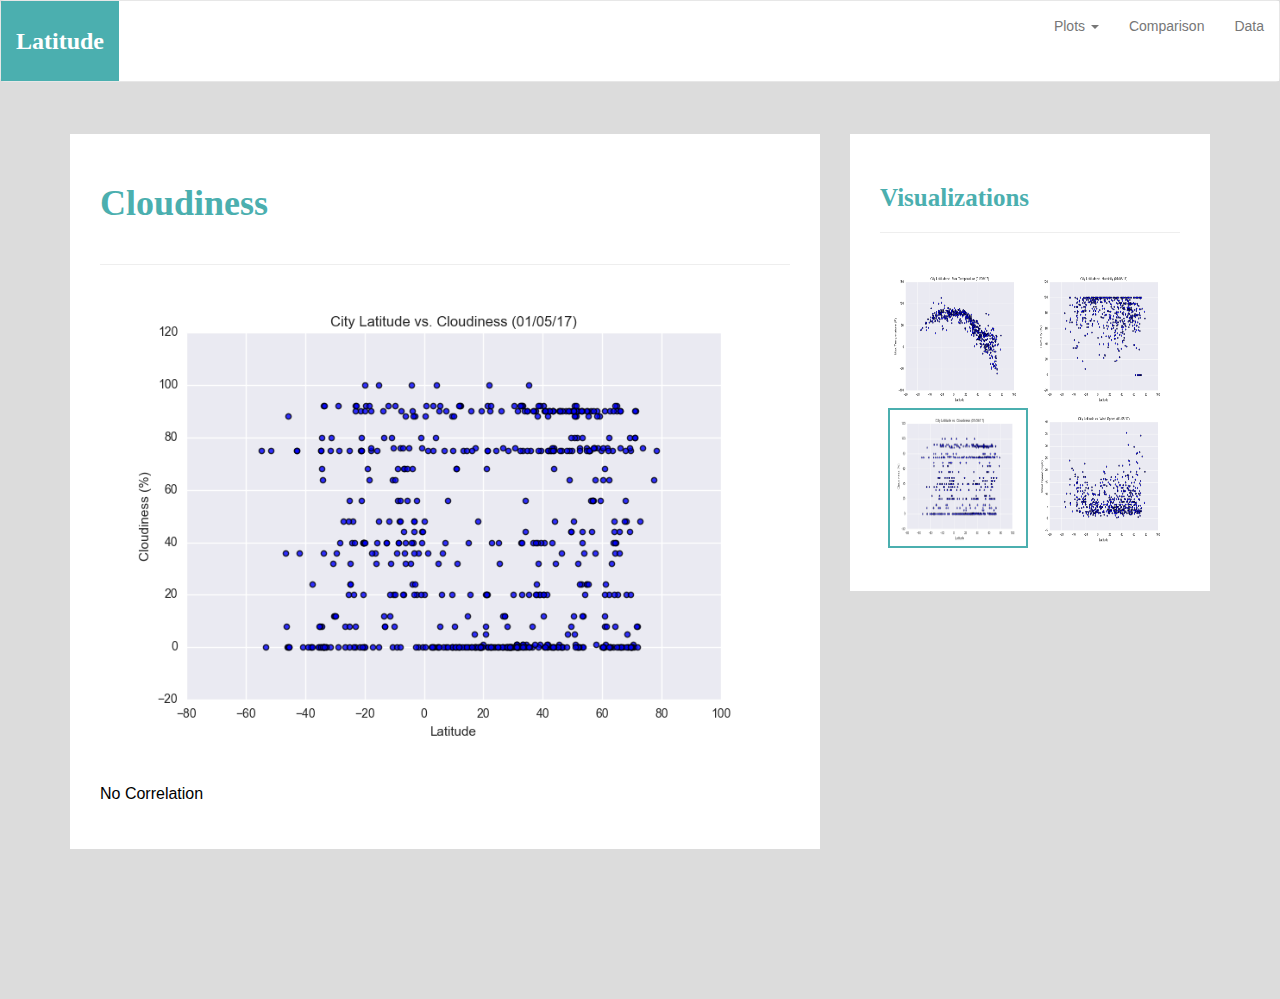
<file: WebVisualization/visualizations/cloudiness.html>
<!DOCTYPE html>

<!--PAINFUL PAGE DESCRIPTION ASSIGNMENT-->
<html lang="en-us">


<head>

  <!--BOILERPLATE INSTRUCTIONS TO BROWSER-->
  <meta charset="UTF-8">
  <meta name="viewport" content="width=device-width, initial-scale=1.0">
  <meta http-equiv="X-UA-Compatible" content="ie=edge">

  <!--BOOTSTRAP 3.3.7 DISTRIBUTION SYTLESHEET PER DART-->
  <link rel="stylesheet" href="../assets/bootstrap-3.3.7-dist/css/bootstrap.min.css", media="screen">

  <!--GW STYLESHEET-->
  <link rel="stylesheet" href="../assets/gw/css/gw.css">

</head>


<body>
    <!--NAVBAR-->
    <nav class="navbar navbar-default">
      <div class="container-fluid navbar-gw">

        <!--NAVBAR ROW-->
        <div class="row">

          <!--LHS-->
          <div class="navbar-header">

            <button type="button" class="navbar-toggle collapsed" data-toggle="collapse" data-target="#bs-example-navbar-collapse-1" aria-expanded="false">
              <span class="sr-only">Toggle Navigation</span>
              <span class="icon-bar"></span>
              <span class="icon-bar"></span>
              <span class="icon-bar"></span>
            </button>


            <div class="col-xs-9 phone-nav">
              <a class="navbar-brand" href="../index.html" id="home-button">Latitude</a>
            </div>

          </div>
          <!--LHS-->

          <!--RHS-->
          <div class="collapse navbar-collapse" id="bs-example-navbar-collapse-1">
            <ul class="nav navbar-nav navbar-right navbar-gw">

              <!--RHS #1-->
              <li class="dropdown">
                <a href="#" class="dropdown-toggle" data-toggle="dropdown" role="button" aria-haspopup="true" aria-expanded="false">Plots <span class="caret"></span></a>
                <ul class="dropdown-menu">
                 <li><a href="temp.html">Max Temperature</a></li>
                  <li><a href="humidity.html">Humidity</a></li>
                  <li><a href="cloudiness.html">Cloudiness</a></li>
                  <li><a href="wind.html">Wind Speed</a></li>
                </ul>
              </li>
              <!--RHS #1-->

              <!--RHS #2, #3-->
              <li><a href="../comparison.html">Comparison</a></li>
              <li><a href="../data.html">Data</a></li>
              <!--RHS #2, #3-->

            </ul>
          </div>
          <!--RHS-->

        </div>
        <!--NAVBAR ROW-->

      </div>
    </nav>
    <!--NAVBAR-->

    <!--PAGE-->
    <div class="container">
      <section class="row">

        <!--LHS-->
        <div class="col-md-8">
          <article class="title-content">
            <h1 class="title-header">Cloudiness</h1>
            <hr class="title-hr"/>
            <img src="../assets/images/Fig3.png" alt="Cloudiness" class="img-responsive"/>
            <p>No Correlation</p>
          </article>
        </div>
        <!--LHS-->

        <!--RHS-->
        <div class="col-md-4">
          <section id="imageNav-area">
            <div class="imageNav-content">
              <h2 class="imageNav-header">Visualizations</h2>
              <hr />
              <div id="images">
                <a href="temp.html"><img src="../assets/images/Fig1.png" alt="Latitude vs. Max Temperature" class="imageNav-photo"></a>
                <a href="humidity.html"><img src="../assets/images/Fig2.png" alt="Latitude vs. Humidity" class="imageNav-photo"></a>
                <a href="cloudiness.html"><img src="../assets/images/Fig3.png" alt="Latitude vs. Cloudiness" class="imageNav-photo active"></a>
                <a href="wind.html"><img src="../assets/images/Fig4.png" alt="Latitude vs. Wind Speed" class="imageNav-photo"></a>
              </div>
            </div>
          </section>
        </div>
        <!--RHS-->
      </section>
    </div>
    <!--PAGE-->

    <script type="text/javascript" src="https://code.jquery.com/jquery-2.1.4.min.js"></script>
    <script src="https://maxcdn.bootstrapcdn.com/bootstrap/3.3.6/js/bootstrap.min.js"></script>

  </body>

</html>
</file>
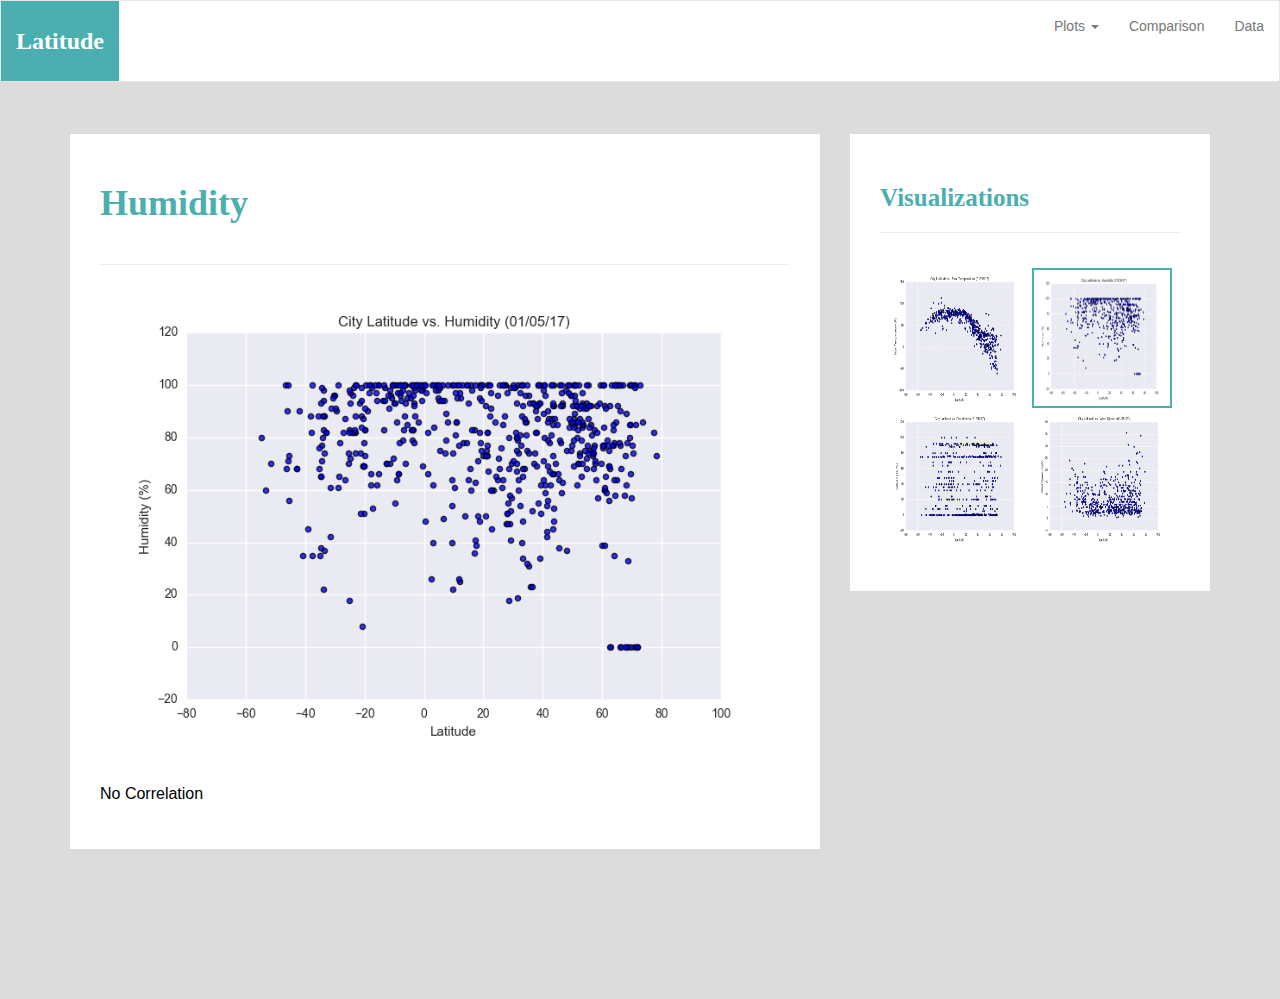
<file: WebVisualization/visualizations/humidity.html>
<!DOCTYPE html>

<!--PAINFUL PAGE DESCRIPTION ASSIGNMENT-->
<html lang="en-us">


<head>

  <!--BOILERPLATE INSTRUCTIONS TO BROWSER-->
  <meta charset="UTF-8">
  <meta name="viewport" content="width=device-width, initial-scale=1.0">
  <meta http-equiv="X-UA-Compatible" content="ie=edge">

  <!--BOOTSTRAP 3.3.7 DISTRIBUTION SYTLESHEET PER DART-->
  <link rel="stylesheet" href="../assets/bootstrap-3.3.7-dist/css/bootstrap.min.css", media="screen">

  <!--GW STYLESHEET-->
  <link rel="stylesheet" href="../assets/gw/css/gw.css">

</head>


<body>
    <!--NAVBAR-->
    <nav class="navbar navbar-default">
      <div class="container-fluid navbar-gw">

        <!--NAVBAR ROW-->
        <div class="row">

          <!--LHS-->
          <div class="navbar-header">

            <button type="button" class="navbar-toggle collapsed" data-toggle="collapse" data-target="#bs-example-navbar-collapse-1" aria-expanded="false">
              <span class="sr-only">Toggle Navigation</span>
              <span class="icon-bar"></span>
              <span class="icon-bar"></span>
              <span class="icon-bar"></span>
            </button>


            <div class="col-xs-9 phone-nav">
              <a class="navbar-brand" href="../index.html" id="home-button">Latitude</a>
            </div>

          </div>
          <!--LHS-->

          <!--RHS-->
          <div class="collapse navbar-collapse" id="bs-example-navbar-collapse-1">
            <ul class="nav navbar-nav navbar-right navbar-gw">

              <!--RHS #1-->
              <li class="dropdown">
                <a href="#" class="dropdown-toggle" data-toggle="dropdown" role="button" aria-haspopup="true" aria-expanded="false">Plots <span class="caret"></span></a>
                <ul class="dropdown-menu">
                 <li><a href="temp.html">Max Temperature</a></li>
                  <li><a href="humidity.html">Humidity</a></li>
                  <li><a href="cloudiness.html">Cloudiness</a></li>
                  <li><a href="wind.html">Wind Speed</a></li>
                </ul>
              </li>
              <!--RHS #1-->

              <!--RHS #2, #3-->
              <li><a href="../comparison.html">Comparison</a></li>
              <li><a href="../data.html">Data</a></li>
              <!--RHS #2, #3-->

            </ul>
          </div>
          <!--RHS-->

        </div>
        <!--NAVBAR ROW-->

      </div>
    </nav>
    <!--NAVBAR-->

    <!--PAGE-->
    <div class="container">
      <section class="row">

        <!--LHS-->
        <div class="col-md-8">
          <article class="title-content">
            <h1 class="title-header">Humidity</h1>
            <hr class="title-hr"/>
            <img src="../assets/images/Fig2.png" alt="Humidity" class="img-responsive"/>
            <p>No Correlation</p>
          </article>
        </div>
        <!--LHS-->

        <!--RHS-->
        <div class="col-md-4">
          <section id="imageNav-area">
            <div class="imageNav-content">
              <h2 class="imageNav-header">Visualizations</h2>
              <hr />
              <div id="images">
                <a href="temp.html"><img src="../assets/images/Fig1.png" alt="Latitude vs. Max Temperature" class="imageNav-photo"></a>
                <a href="humidity.html"><img src="../assets/images/Fig2.png" alt="Latitude vs. Humidity" class="imageNav-photo active"></a>
                <a href="cloudiness.html"><img src="../assets/images/Fig3.png" alt="Latitude vs. Cloudiness" class="imageNav-photo"></a>
                <a href="wind.html"><img src="../assets/images/Fig4.png" alt="Latitude vs. Wind Speed" class="imageNav-photo"></a>
              </div>
            </div>
          </section>
        </div>
        <!--RHS-->

      </section>
    </div>
    <!--PAGE-->

    <script type="text/javascript" src="https://code.jquery.com/jquery-2.1.4.min.js"></script>
    <script src="https://maxcdn.bootstrapcdn.com/bootstrap/3.3.6/js/bootstrap.min.js"></script>

  </body>

</html>
</file>
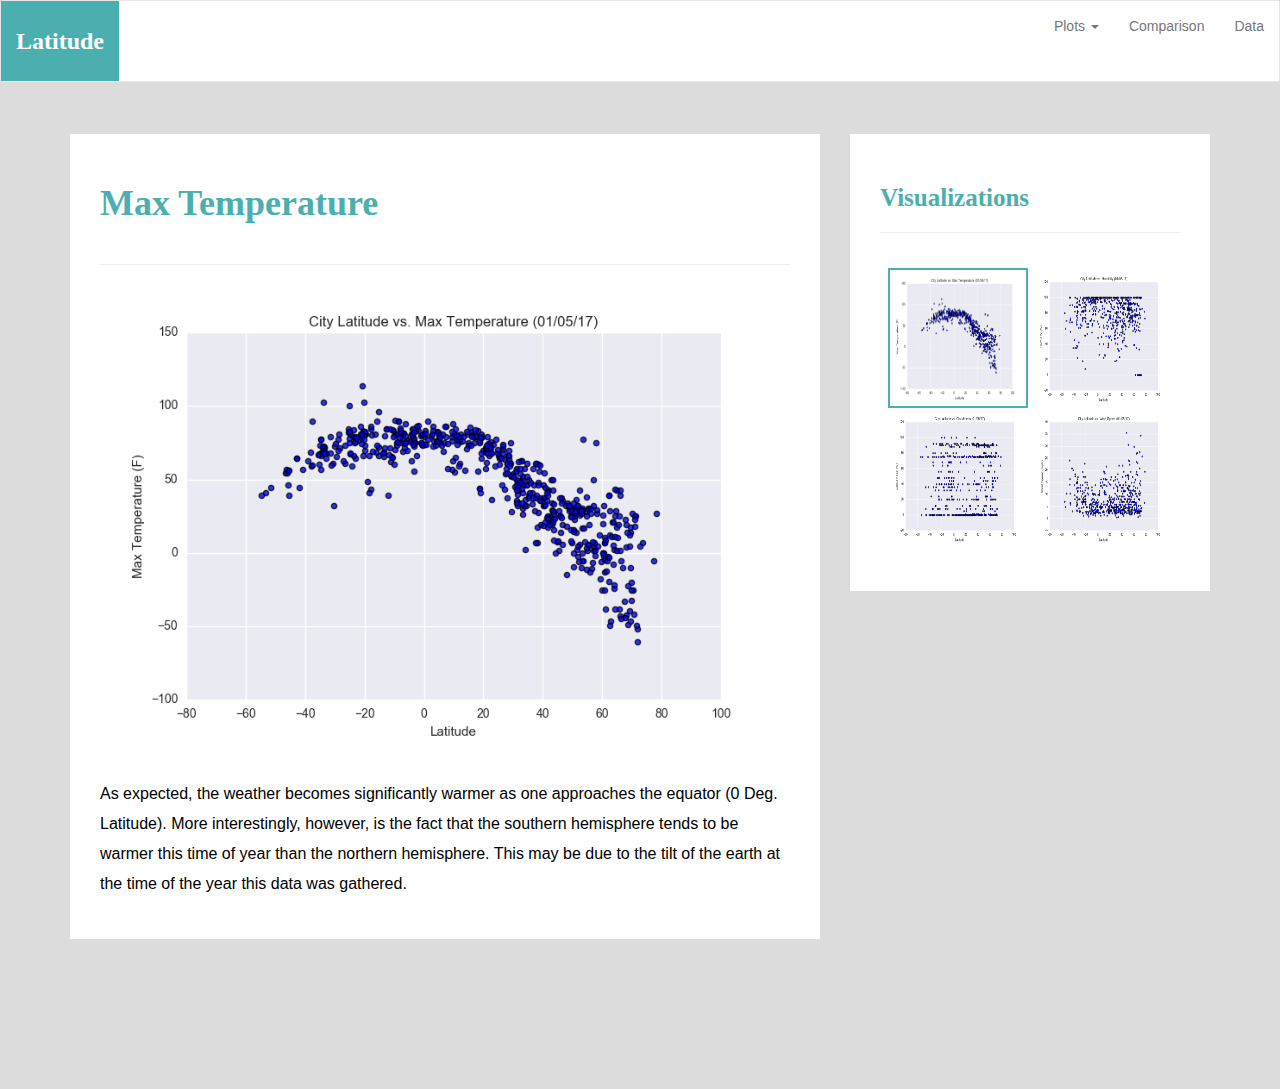
<file: WebVisualization/visualizations/temp.html>
<!DOCTYPE html>

<!--PAINFUL PAGE DESCRIPTION ASSIGNMENT-->
<html lang="en-us">


<head>

  <!--BOILERPLATE INSTRUCTIONS TO BROWSER-->
  <meta charset="UTF-8">
  <meta name="viewport" content="width=device-width, initial-scale=1.0">
  <meta http-equiv="X-UA-Compatible" content="ie=edge">

  <!--BOOTSTRAP 3.3.7 DISTRIBUTION SYTLESHEET PER DART-->
  <link rel="stylesheet" href="../assets/bootstrap-3.3.7-dist/css/bootstrap.min.css", media="screen">

  <!--GW STYLESHEET-->
  <link rel="stylesheet" href="../assets/gw/css/gw.css">

</head>


<body>
    <!--NAVBAR-->
    <nav class="navbar navbar-default">
      <div class="container-fluid navbar-gw">

        <!--NAVBAR ROW-->
        <div class="row">

          <!--LHS-->
          <div class="navbar-header">

            <button type="button" class="navbar-toggle collapsed" data-toggle="collapse" data-target="#bs-example-navbar-collapse-1" aria-expanded="false">
              <span class="sr-only">Toggle Navigation</span>
              <span class="icon-bar"></span>
              <span class="icon-bar"></span>
              <span class="icon-bar"></span>
            </button>


            <div class="col-xs-9 phone-nav">
              <a class="navbar-brand" href="../index.html" id="home-button">Latitude</a>
            </div>

          </div>
          <!--LHS-->

          <!--RHS-->
          <div class="collapse navbar-collapse" id="bs-example-navbar-collapse-1">
            <ul class="nav navbar-nav navbar-right navbar-gw">

              <!--RHS #1-->
              <li class="dropdown">
                <a href="#" class="dropdown-toggle" data-toggle="dropdown" role="button" aria-haspopup="true" aria-expanded="false">Plots <span class="caret"></span></a>
                <ul class="dropdown-menu">
                 <li><a href="temp.html">Max Temperature</a></li>
                  <li><a href="humidity.html">Humidity</a></li>
                  <li><a href="cloudiness.html">Cloudiness</a></li>
                  <li><a href="wind.html">Wind Speed</a></li>
                </ul>
              </li>
              <!--RHS #1-->

              <!--RHS #2, #3-->
              <li><a href="../comparison.html">Comparison</a></li>
              <li><a href="../data.html">Data</a></li>
              <!--RHS #2, #3-->

            </ul>
          </div>
          <!--RHS-->

        </div>
        <!--NAVBAR ROW-->

      </div>
    </nav>
    <!--NAVBAR-->

    <!--PAGE-->
    <div class="container">
      <section class="row">

        <!--LHS-->
        <div class="col-md-8">
          <article class="title-content">
            <h1 class="title-header">Max Temperature</h1>
            <hr class="title-hr"/>
            <img src="../assets/images/Fig1.png" alt="Temperature" class="img-responsive"/>
            <p>As expected, the weather becomes significantly warmer as one approaches the equator (0 Deg. Latitude). More interestingly, however, is the fact that the southern hemisphere tends to be warmer this time of year than the northern hemisphere. This may be due to the tilt of the earth at the time of the year this data was gathered.</p>
          </article>
        </div>
        <!--LHS-->

        <!--RHS-->
        <div class="col-md-4">
          <section id="imageNav-area">
            <div class="imageNav-content">
              <h2 class="imageNav-header">Visualizations</h2>
              <hr />
              <div id="images">
                <a href="temp.html"><img src="../assets/images/Fig1.png" alt="Latitude vs. Max Temperature" class="imageNav-photo active"></a>
                <a href="humidity.html"><img src="../assets/images/Fig2.png" alt="Latitude vs. Humidity" class="imageNav-photo"></a>
                <a href="cloudiness.html"><img src="../assets/images/Fig3.png" alt="Latitude vs. Cloudiness" class="imageNav-photo"></a>
                <a href="wind.html"><img src="../assets/images/Fig4.png" alt="Latitude vs. Wind Speed" class="imageNav-photo"></a>
              </div>
            </div>
          </section>
        </div>
        <!--RHS-->
      </section>
    </div>
    <!--PAGE-->

    <script type="text/javascript" src="https://code.jquery.com/jquery-2.1.4.min.js"></script>
    <script src="https://maxcdn.bootstrapcdn.com/bootstrap/3.3.6/js/bootstrap.min.js"></script>

  </body>

</html>
</file>
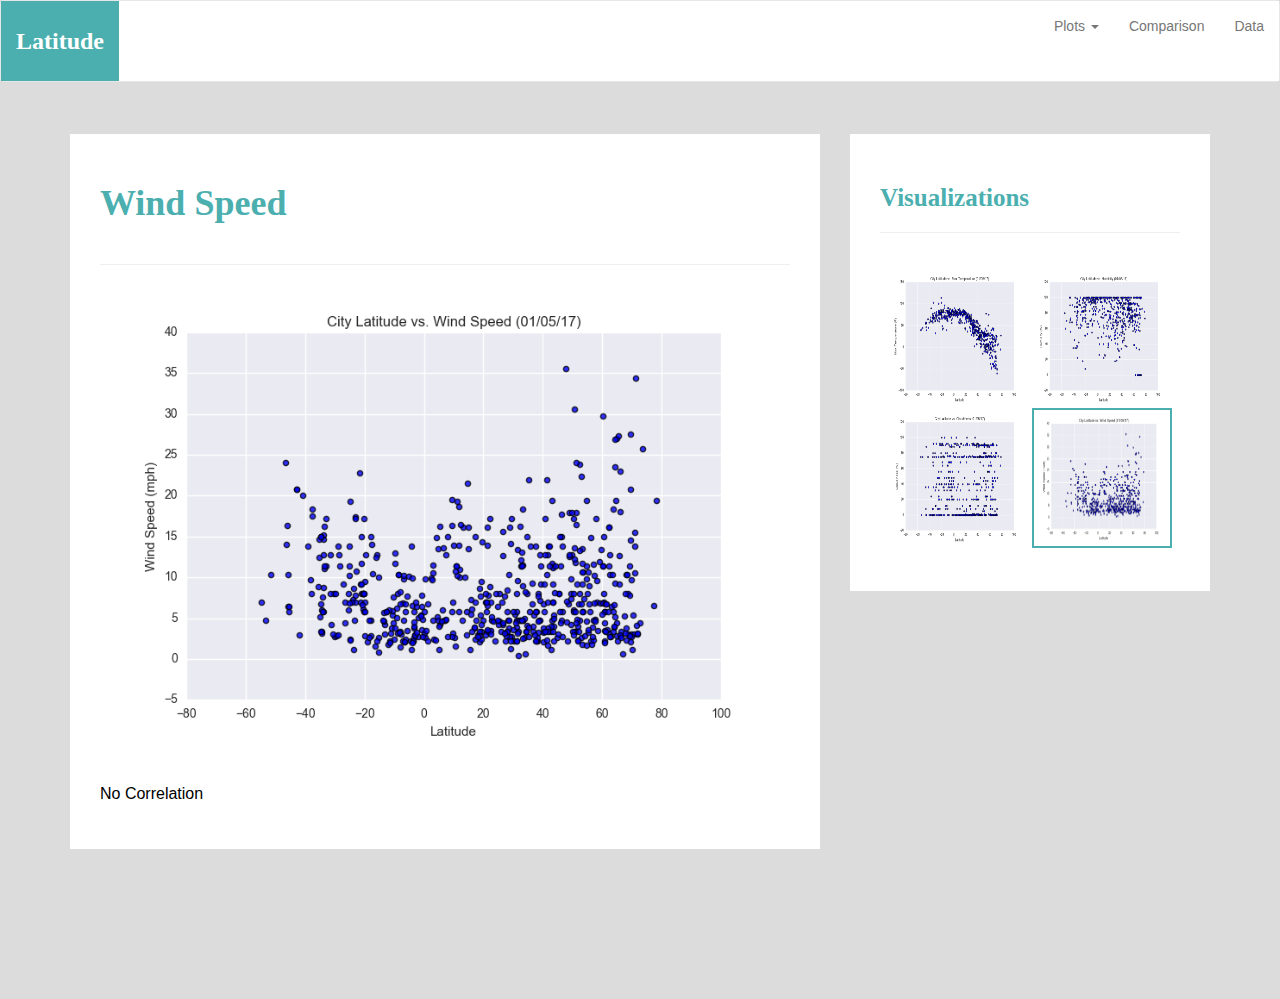
<file: WebVisualization/visualizations/wind.html>
<!DOCTYPE html>

<!--PAINFUL PAGE DESCRIPTION ASSIGNMENT-->
<html lang="en-us">


<head>

  <!--BOILERPLATE INSTRUCTIONS TO BROWSER-->
  <meta charset="UTF-8">
  <meta name="viewport" content="width=device-width, initial-scale=1.0">
  <meta http-equiv="X-UA-Compatible" content="ie=edge">

  <!--BOOTSTRAP 3.3.7 DISTRIBUTION SYTLESHEET PER DART-->
  <link rel="stylesheet" href="../assets/bootstrap-3.3.7-dist/css/bootstrap.min.css", media="screen">

  <!--GW STYLESHEET-->
  <link rel="stylesheet" href="../assets/gw/css/gw.css">

</head>


<body>
    <!--NAVBAR-->
    <nav class="navbar navbar-default">
      <div class="container-fluid navbar-gw">

        <!--NAVBAR ROW-->
        <div class="row">

          <!--LHS-->
          <div class="navbar-header">

            <button type="button" class="navbar-toggle collapsed" data-toggle="collapse" data-target="#bs-example-navbar-collapse-1" aria-expanded="false">
              <span class="sr-only">Toggle Navigation</span>
              <span class="icon-bar"></span>
              <span class="icon-bar"></span>
              <span class="icon-bar"></span>
            </button>


            <div class="col-xs-9 phone-nav">
              <a class="navbar-brand" href="../index.html" id="home-button">Latitude</a>
            </div>

          </div>
          <!--LHS-->

          <!--RHS-->
          <div class="collapse navbar-collapse" id="bs-example-navbar-collapse-1">
            <ul class="nav navbar-nav navbar-right navbar-gw">

              <!--RHS #1-->
              <li class="dropdown">
                <a href="#" class="dropdown-toggle" data-toggle="dropdown" role="button" aria-haspopup="true" aria-expanded="false">Plots <span class="caret"></span></a>
                <ul class="dropdown-menu">
                 <li><a href="temp.html">Max Temperature</a></li>
                  <li><a href="humidity.html">Humidity</a></li>
                  <li><a href="cloudiness.html">Cloudiness</a></li>
                  <li><a href="wind.html">Wind Speed</a></li>
                </ul>
              </li>
              <!--RHS #1-->

              <!--RHS #2, #3-->
              <li><a href="../comparison.html">Comparison</a></li>
              <li><a href="../data.html">Data</a></li>
              <!--RHS #2, #3-->

            </ul>
          </div>
          <!--RHS-->

        </div>
        <!--NAVBAR ROW-->

      </div>
    </nav>
    <!--NAVBAR-->

    <!--PAGE-->
    <div class="container">
      <section class="row">

        <!--LHS-->
        <div class="col-md-8">
          <article class="title-content">
            <h1 class="title-header">Wind Speed</h1>
            <hr class="title-hr"/>
            <img src="../assets/images/Fig4.png" alt="Wind" class="img-responsive"/>
            <p>No Correlation</p>
          </article>
        </div>
        <!--LHS-->

        <!--RHS-->
        <div class="col-md-4">
          <section id="imageNav-area">
            <div class="imageNav-content">
              <h2 class="imageNav-header">Visualizations</h2>
              <hr />
              <div id="images">
                <a href="temp.html"><img src="../assets/images/Fig1.png" alt="Latitude vs. Max Temperature" class="imageNav-photo"></a>
                <a href="humidity.html"><img src="../assets/images/Fig2.png" alt="Latitude vs. Humidity" class="imageNav-photo"></a>
                <a href="cloudiness.html"><img src="../assets/images/Fig3.png" alt="Latitude vs. Cloudiness" class="imageNav-photo"></a>
                <a href="wind.html"><img src="../assets/images/Fig4.png" alt="Latitude vs. Wind Speed" class="imageNav-photo active"></a>
              </div>
            </div>
          </section>
        </div>
        <!--RHS-->
      </section>
    </div>
    <!--PAGE-->

    <script type="text/javascript" src="https://code.jquery.com/jquery-2.1.4.min.js"></script>
    <script src="https://maxcdn.bootstrapcdn.com/bootstrap/3.3.6/js/bootstrap.min.js"></script>

  </body>

</html>
</file>
<file: WebVisualization/assets/gw/css/gw.css>
html {
  position: relative;
  min-height: 100%;
}

body {
  margin-bottom: 150px;
  font-family: Arial, "Helvetica Neue", Helvetica, sans-serif;
  background-color: rgb(220,220,220);
}

@media only screen and (max-width: 750px) {
  body {
    background-color:rgb(255,255,255);
  }
}

.navbar-gw {
  background-color: rgb(255,255,255);
}

#home-button {
  height: 80px;
  padding-top: 30px;
  padding-bottom: 5px;
  font-family: Georgia, Times, "Times New Roman", serif;
  font-size: 24px;
  font-weight: bold;
  color:rgb(255,255,255);
  background-color:rgb(75,175,175);
}

.navbar-custom {
  padding-top: 20px;
  font-family: Arial;
  font-weight: lighter;
}

.title-header {
  margin-bottom: 40px;
  font-family: Georgia, Times, "Times New Roman", serif;
  font-size: 36px;
  font-weight: bold;
  color:rgb(75,175,175);
}

.title-content {
  padding: 30px;
  margin-top: 32px;
  background-color: rgb(255,255,255);
}

.title-content > p {
  padding-top: 20px;
  font-size: 16px;
  line-height: 30px;
  color: rgb(0,0,0);
}

#title-image {
  float: left;
  width: 200px;
  height: 200px;
  margin-top: 20px;
  margin-right: 20px;
}

@media only screen and (max-width: 750px) {
  .title-content {
    padding: 0;
    margin-top: 0;
  }
}

#imageNav-area {
  width: 100%;
  padding: 30px 30px 43px;
  margin-top: 32px;
  background-color:rgb(255,255,255);
}

.imageNav-header {
  margin-bottom: 15px;
  font-family: Georgia, Times, "Times New Roman", serif;
  font-size: 25px;
  font-weight: bold;
  color: rgb(75,175,175);
}

.imageNav-photo {
  width: 140px;
  height: 140px;
}

.imageNav-photo:hover {
  opacity: 0.6;
}

.imageNav-photo.active {
  border: 2px solid rgb(75,175,175);
}

#images {
  padding-top: 15px;
  text-align: center;
}

.comparison-header {
  margin-bottom: 10px;
  font-family: Georgia, Times, "Times New Roman", serif;
  font-size: 20px;
  font-weight: bold;
  color:rgb(75,175,175);
  text-align: center;
}
</file>
